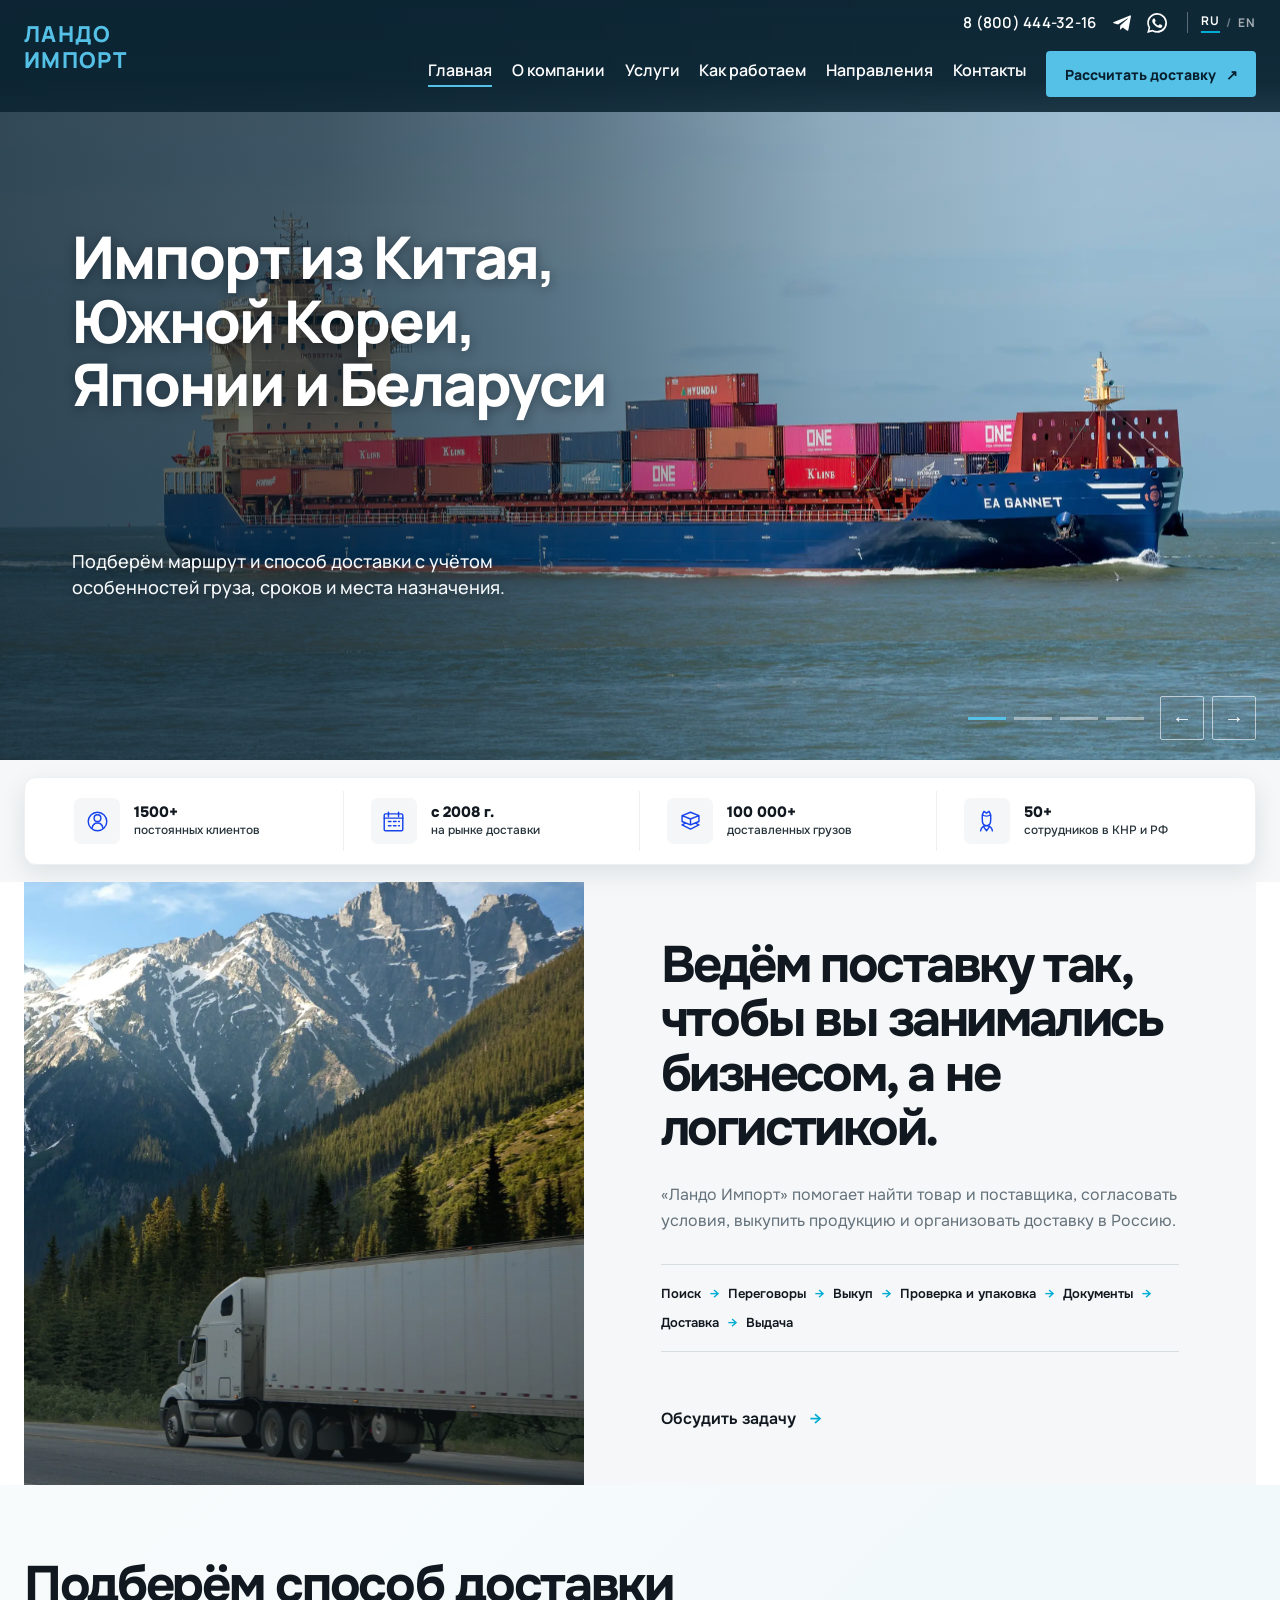
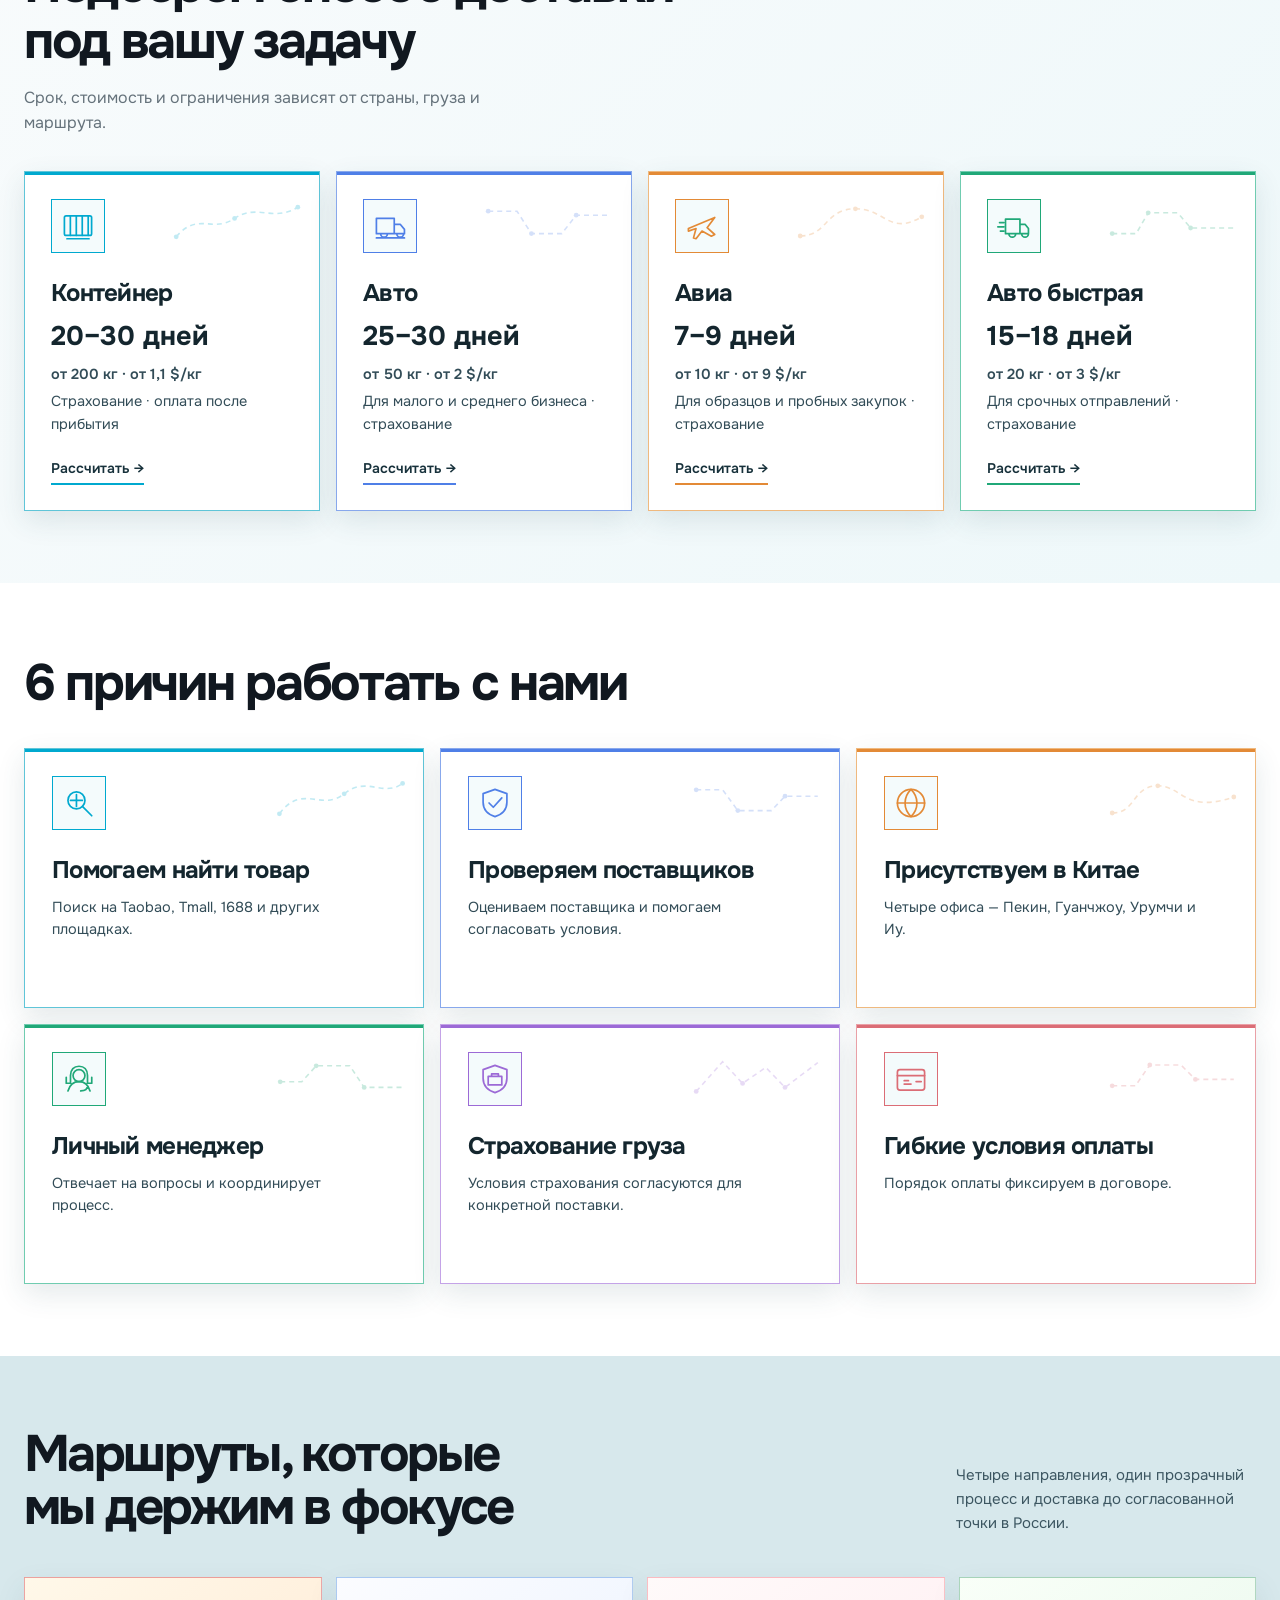
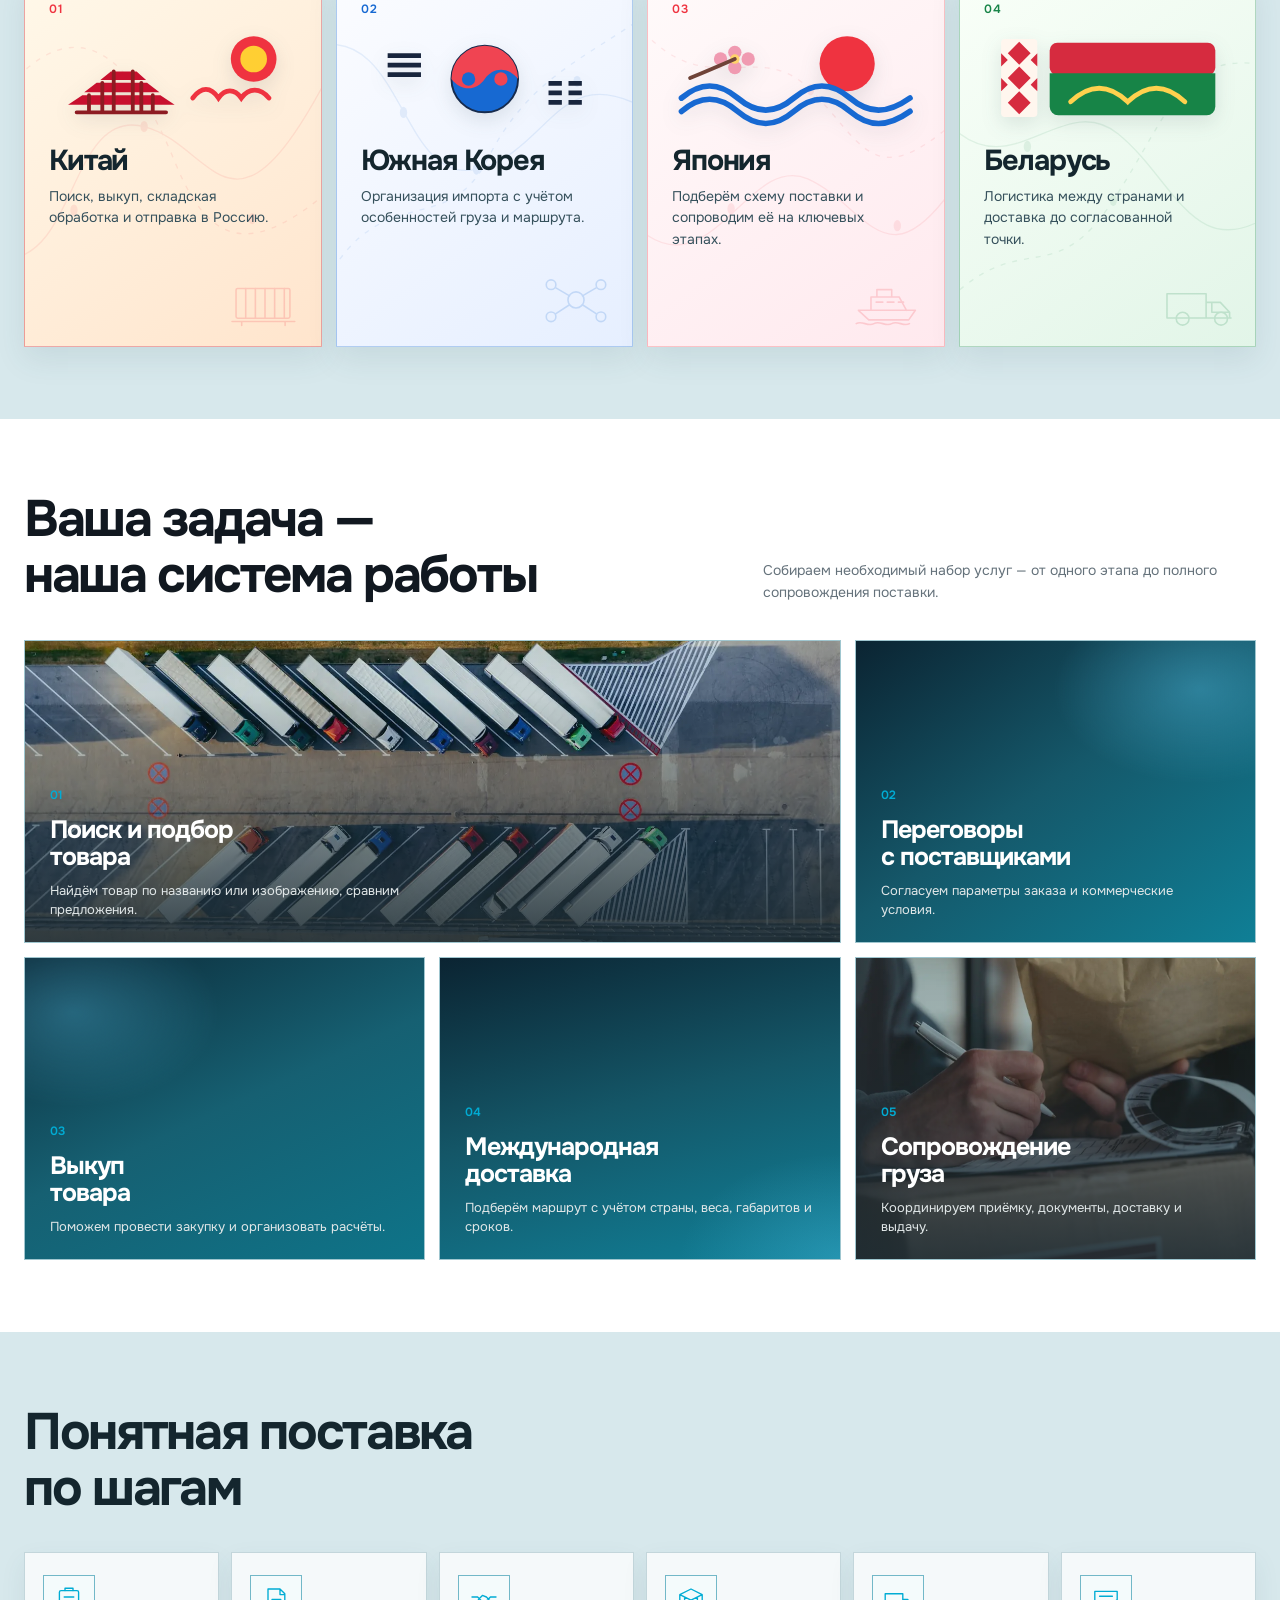
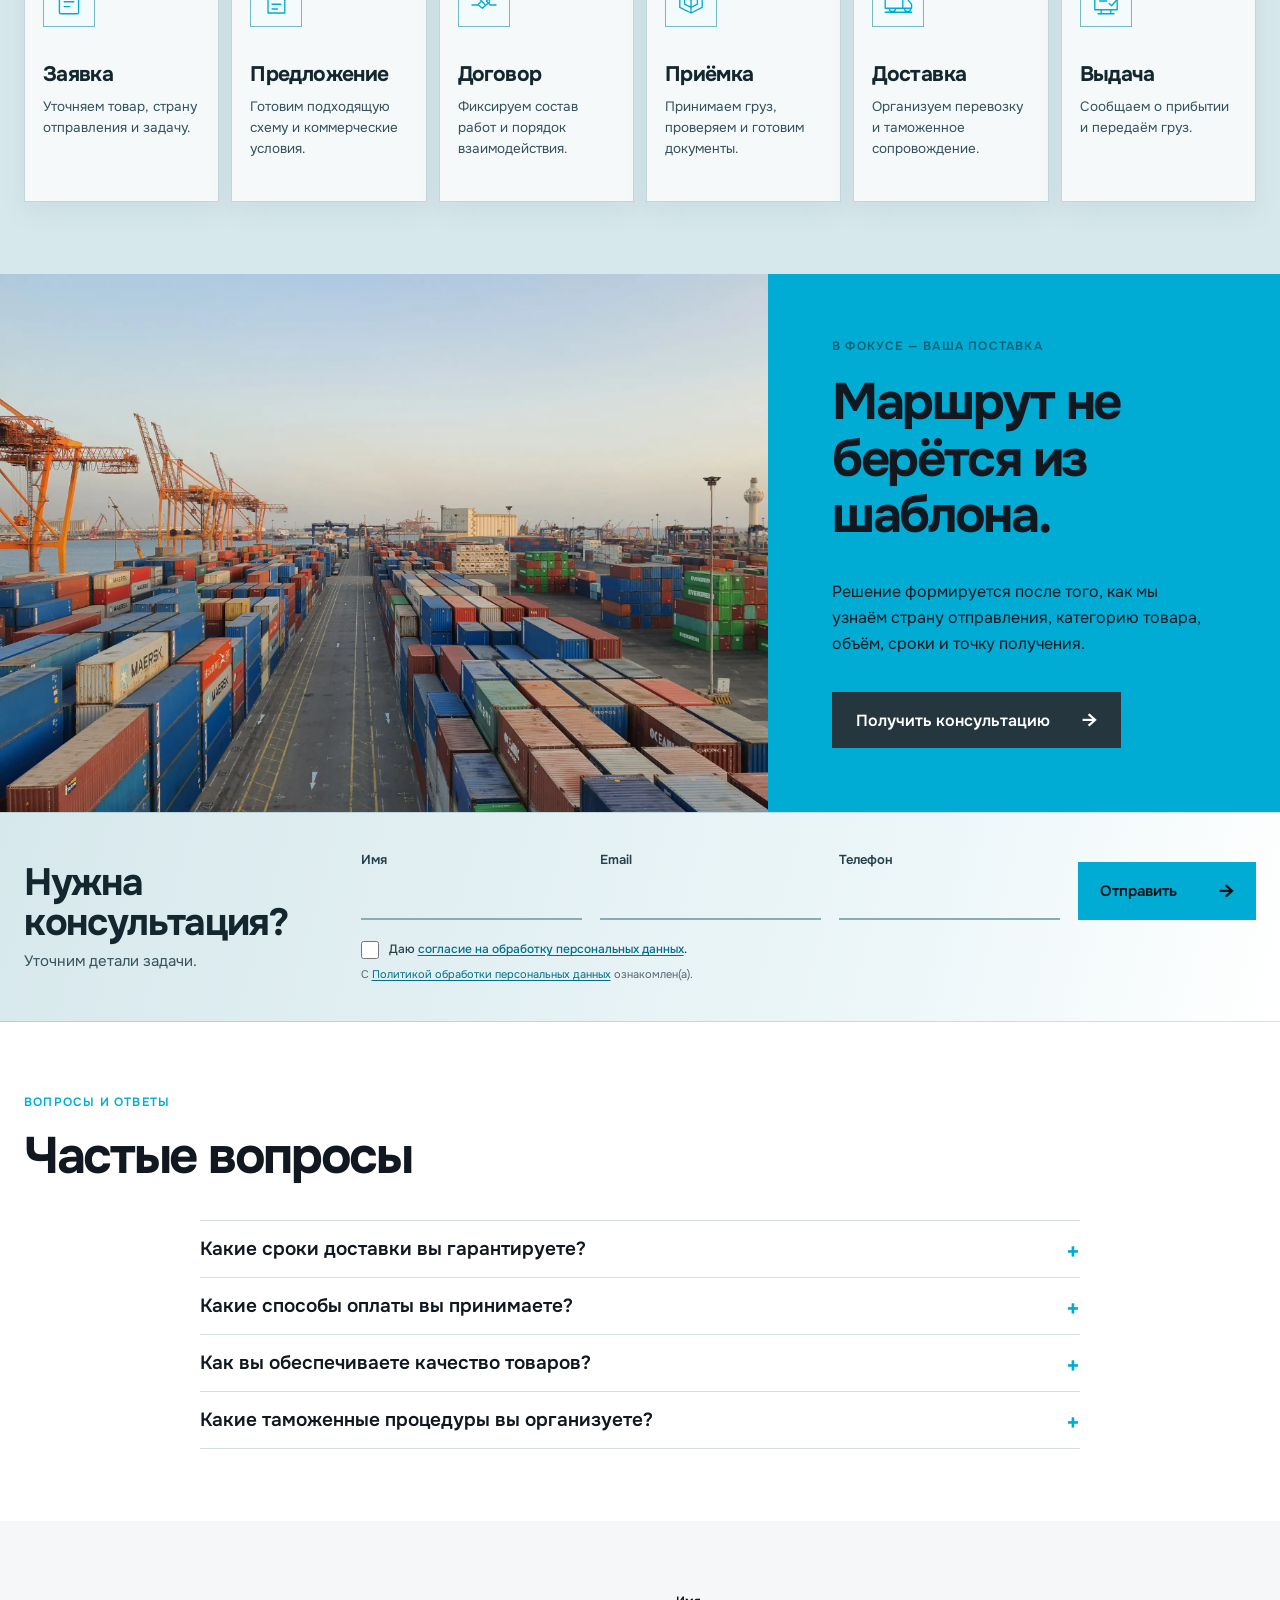
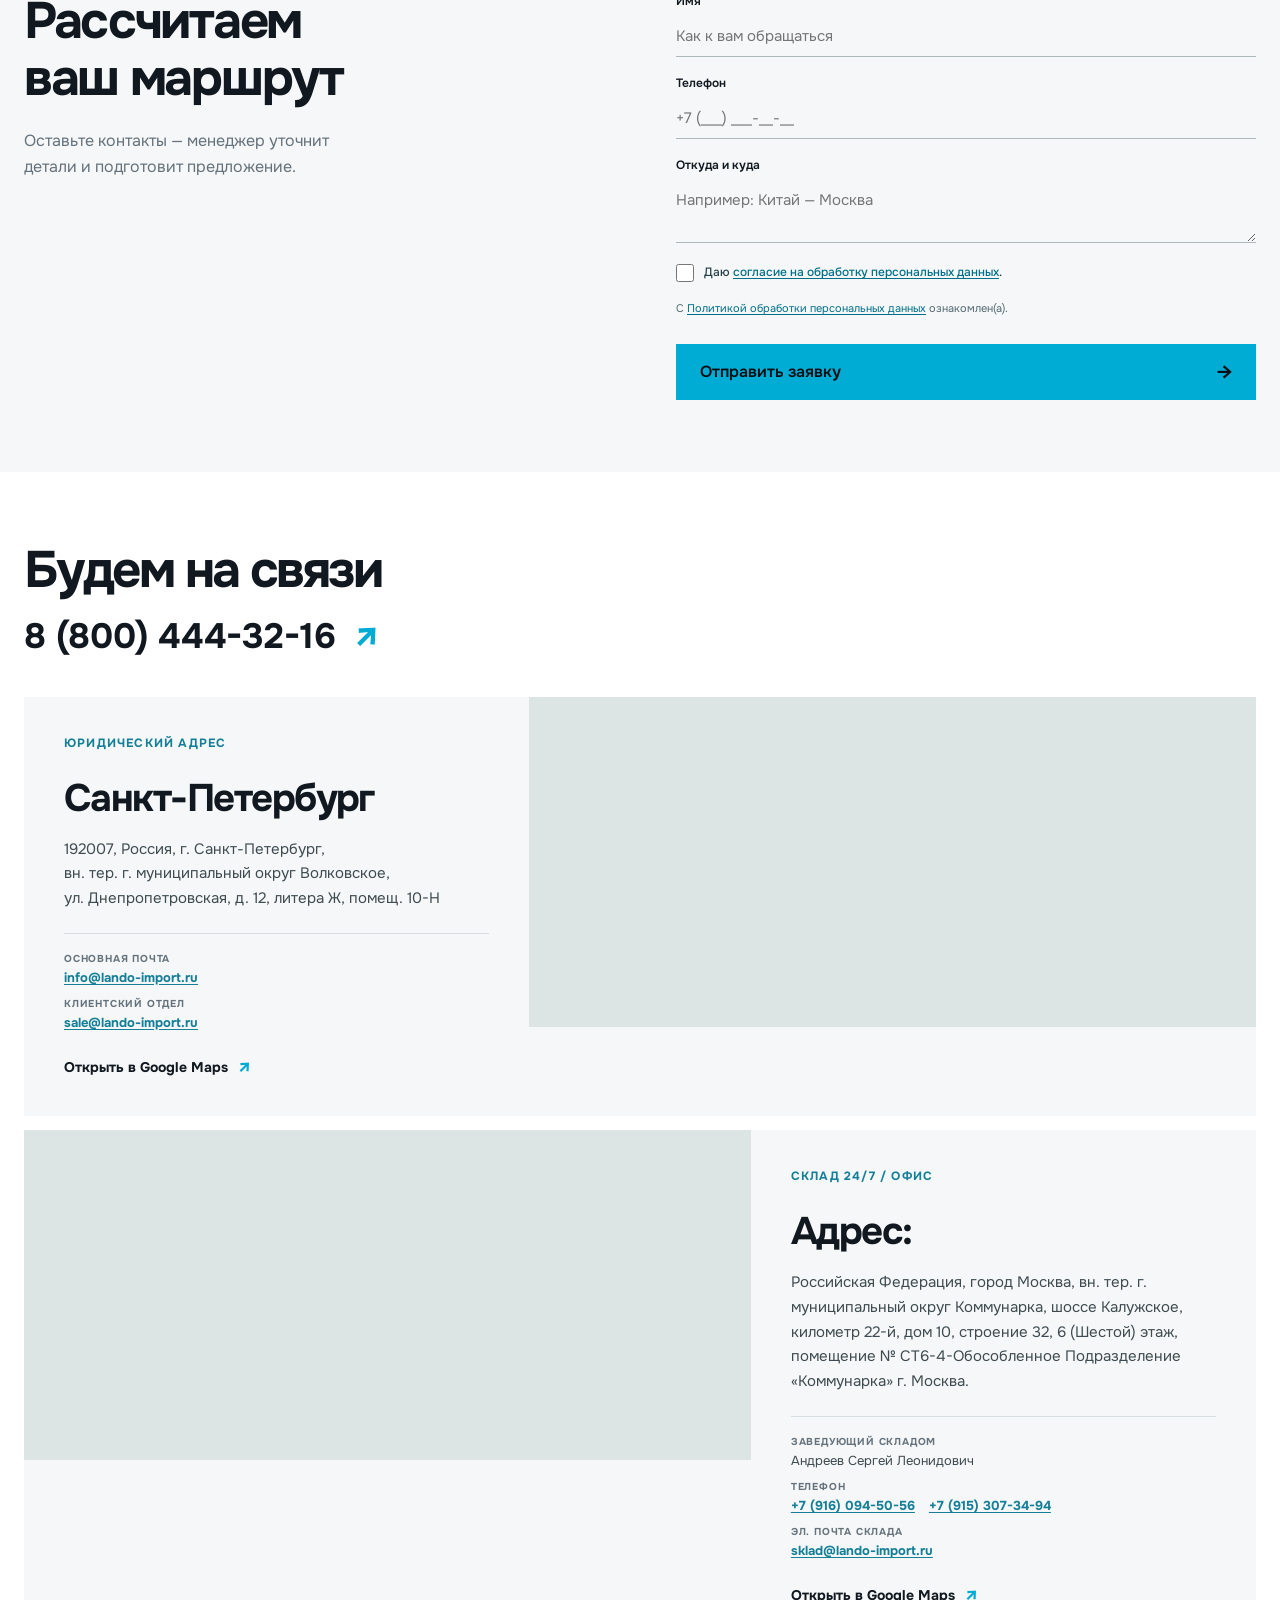
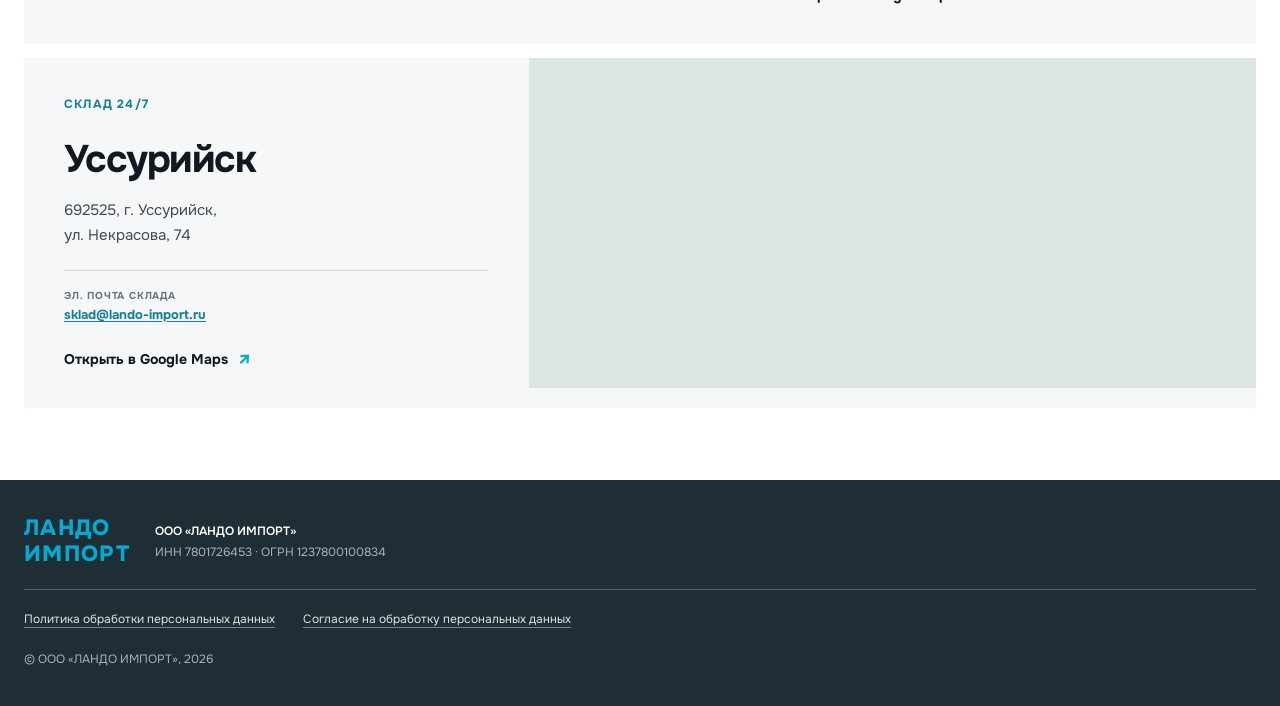
<file: index.html>
<!doctype html>
<html lang="ru">
  <head>
    <meta charset="utf-8" />
    <meta name="viewport" content="width=device-width, initial-scale=1" />
    <title>Ландо Импорт — логистика и импорт</title>
    <link rel="preconnect" href="https://fonts.googleapis.com" />
    <link rel="preconnect" href="https://fonts.gstatic.com" crossorigin />
    <link href="https://fonts.googleapis.com/css2?family=Manrope:wght@400;500;600;700;800&family=Onest:wght@400;500;600;700;800&display=swap" rel="stylesheet" />
    <link rel="preload" as="image" type="image/webp" href="images/hero00.webp" />
    <link rel="stylesheet" href="style.css?v=20261105-form" />
  </head>
  <body id="top">
    <header class="header">
      <div class="container header__in">
        <a class="logo" href="#top" aria-label="Ландо Импорт — главная"><span>ЛАНДО</span><i>ИМПОРТ</i></a>
        <button class="menu-button" aria-label="Открыть меню" aria-expanded="false"><b></b><b></b></button>
        <div class="header__content">
          <div class="header__contacts">
            <a class="header__phone" href="tel:88004443216">8 (800) 444-32-16</a>
            <span class="header__social" role="img" aria-label="Telegram">
              <svg viewBox="0 0 24 24" aria-hidden="true"><path d="M21.7 3.1 18.5 20c-.2 1.2-.9 1.5-1.9.9l-4.9-3.6-2.4 2.3c-.3.3-.5.5-1 .5l.4-5 9.1-8.2c.4-.4-.1-.6-.6-.2L5.9 13.8 1 12.3c-1.1-.3-1.1-1.1.2-1.6L20.3 3c.9-.3 1.7.2 1.4.1Z"/></svg>
            </span>
            <span class="header__social" role="img" aria-label="WhatsApp">
              <svg viewBox="0 0 24 24" aria-hidden="true"><path d="M20.5 3.5A11.8 11.8 0 0 0 12.1 0C5.6 0 .3 5.3.3 11.8c0 2.1.5 4.1 1.6 5.9L.2 24l6.4-1.7a11.8 11.8 0 0 0 5.6 1.4h.1c6.5 0 11.7-5.3 11.7-11.8 0-3.2-1.2-6.1-3.5-8.4Zm-8.3 18.2c-1.8 0-3.6-.5-5.1-1.4l-.4-.2-3.8 1 1-3.7-.2-.4a9.8 9.8 0 1 1 8.5 4.7Zm5.4-7.3c-.3-.1-1.7-.8-2-.9-.3-.1-.5-.1-.7.2l-.9 1.1c-.2.2-.4.2-.7.1a7.8 7.8 0 0 1-2.3-1.4 8.7 8.7 0 0 1-1.6-2c-.2-.3 0-.5.1-.6l.5-.6.3-.5c.1-.2 0-.4 0-.5l-.9-2.1c-.2-.6-.5-.5-.7-.5h-.6c-.2 0-.5.1-.8.4-.3.3-1 1-1 2.5s1.1 2.9 1.2 3.1c.1.2 2.1 3.2 5.1 4.5.7.3 1.3.5 1.7.6.7.2 1.4.2 1.9.1.6-.1 1.7-.7 2-1.4.2-.7.2-1.3.2-1.4-.2-.3-.4-.4-.7-.5Z"/></svg>
            </span>
            <nav class="lang-switch" aria-label="Выбор языка"><a class="is-active" href="index.html" lang="ru" aria-current="page">RU</a><span>/</span><a href="en.html" lang="en">EN</a></nav>
          </div>
          <div class="header__main">
            <nav class="nav" aria-label="Навигация"><a href="#top">Главная</a><a href="#about">О компании</a><a href="#services">Услуги</a><a href="#process">Как работаем</a><a href="#directions">Направления</a><a href="#contacts">Контакты</a></nav>
            <a class="header__cta" href="#request">Рассчитать доставку <span>↗</span></a>
          </div>
        </div>
      </div>
    </header>

    <main>
      <section class="hero" aria-roledescription="карусель" aria-label="Основные направления Ландо Импорт">
        <article class="hero__slide is-active" aria-hidden="false" data-hero-ready="1" data-hero-image="images/hero00.jpg" data-hero-image-wide="images/hero00.jpg" style="--hero-image:image-set(url('images/hero00.webp') type('image/webp'), url('images/hero00.jpg') type('image/jpeg'));--hero-image-wide:image-set(url('images/hero00.webp') type('image/webp'), url('images/hero00.jpg') type('image/jpeg'))"><div class="hero__shade"></div><div class="container hero__content"><h1>Импорт из Китая, Южной Кореи, Японии и Беларуси</h1><p class="hero__lead">Подберём маршрут и способ доставки с учётом особенностей груза, сроков и места назначения.</p></div></article>
        <article class="hero__slide" aria-hidden="true" data-hero-image="images/hero00_1.jpg" data-hero-image-wide="images/hero00_1.jpg"><div class="hero__shade"></div><div class="container hero__content"><h2>Поиск товаров и работа с поставщиками</h2><p class="hero__lead">Помогаем находить товары и выстраивать взаимодействие с производителями и поставщиками.</p></div></article>
        <article class="hero__slide" aria-hidden="true" data-hero-image="images/hero2.jpg" data-hero-image-wide="images/hero2-wide.jpg"><div class="hero__shade"></div><div class="container hero__content"><h2>Контейнерные перевозки для вашего бизнеса</h2><p class="hero__lead">Подбираем формат перевозки с учётом объёма партии, направления и сроков доставки.</p></div></article>
        <article class="hero__slide" aria-hidden="true" data-hero-image="images/hero3.jpg" data-hero-image-wide="images/hero3-wide.jpg"><div class="hero__shade"></div><div class="container hero__content"><h2>Международная доставка под вашу задачу</h2><p class="hero__lead">Выбираем логистическую схему с учётом страны отправления, характеристик груза и сроков получения.</p></div></article>
        <div class="container hero__footer"><div class="hero__dots" role="tablist" aria-label="Выбор слайда"><button class="is-active" role="tab" aria-selected="true" aria-label="Слайд 1"></button><button role="tab" aria-selected="false" aria-label="Слайд 2"></button><button role="tab" aria-selected="false" aria-label="Слайд 3"></button><button role="tab" aria-selected="false" aria-label="Слайд 4"></button></div><div class="hero__arrows"><button type="button" class="hero__arrow hero__arrow--prev" aria-label="Предыдущий слайд">←</button><button type="button" class="hero__arrow hero__arrow--next" aria-label="Следующий слайд">→</button></div></div>
      </section>

      <section class="hero-stats" aria-label="Ландо Импорт в цифрах">
        <div class="container hero-stats__panel">
          <article class="hero-stat">
            <div class="hero-stat__icon" aria-hidden="true"><svg viewBox="0 0 32 32"><circle cx="16" cy="16" r="11"/><circle cx="16" cy="12" r="4"/><path d="M9.5 24c.7-4.2 3-6.3 6.5-6.3s5.8 2.1 6.5 6.3"/></svg></div>
            <p><strong>1500+</strong><span>постоянных клиентов</span></p>
          </article>
          <article class="hero-stat">
            <div class="hero-stat__icon" aria-hidden="true"><svg viewBox="0 0 32 32"><rect x="5" y="7" width="22" height="20" rx="1.5"/><path d="M5 12h22M10 5v5M22 5v5M10 16h3M16 16h3M22 16h1M10 21h3M16 21h3M22 21h1"/></svg></div>
            <p><strong>с 2008 г.</strong><span>на рынке доставки</span></p>
          </article>
          <article class="hero-stat">
            <div class="hero-stat__icon" aria-hidden="true"><svg viewBox="0 0 32 32"><path d="m16 5 10 4-10 4L6 9zM6 9v7l10 4 10-4V9M10 18l-4 2 10 5 10-5-4-2M16 13v7"/></svg></div>
            <p><strong>100 000+</strong><span>доставленных грузов</span></p>
          </article>
          <article class="hero-stat">
            <div class="hero-stat__icon" aria-hidden="true"><svg viewBox="0 0 32 32"><path d="M11 8c1.5 1.1 3.1 1.6 5 1.6S19.5 9.1 21 8v6c0 4.1-2 7-5 7s-5-2.9-5-7zM11.5 7 13 4l3 2 3-2 1.5 3M9 27c.7-3.9 3-6 7-6s6.3 2.1 7 6M13 23l3 4 3-4"/></svg></div>
            <p><strong>50+</strong><span>сотрудников в КНР и РФ</span></p>
          </article>
        </div>
      </section>

      <section class="intro" id="about"><div class="container intro__layout"><div class="intro__photo"></div><div class="intro__content"><h2>Ведём поставку так, чтобы вы занимались бизнесом, а не логистикой.</h2><p>«Ландо Импорт» помогает найти товар и поставщика, согласовать условия, выкупить продукцию и организовать доставку в Россию.</p><p class="service-chain">Поиск <i>→</i> Переговоры <i>→</i> Выкуп <i>→</i> Проверка и упаковка <i>→</i> Документы <i>→</i> Доставка <i>→</i> Выдача</p><a class="text-link" href="#request">Обсудить задачу <span>→</span></a></div></div></section>

      <section class="delivery-options" id="delivery"><div class="container"><div class="section-head"><h2>Подберём способ доставки<br>под вашу задачу</h2><p class="section-lead">Срок, стоимость и ограничения зависят от страны, груза и маршрута.</p></div><div class="delivery-grid">
        <article>
          <div class="card-icon" aria-hidden="true"><svg viewBox="0 0 40 40"><rect x="4" y="8" width="32" height="23" rx="2"/><path d="M11 8v23M18 8v23M25 8v23M32 8v23M7 35h26"/></svg></div>
          <svg class="card-infographic" viewBox="0 0 160 54" aria-hidden="true"><path d="M4 43C31 11 49 39 77 20S125 25 156 6"/><circle cx="4" cy="43" r="3"/><circle cx="77" cy="20" r="3"/><circle cx="156" cy="6" r="3"/></svg>
          <h3>Контейнер</h3><b>20–30 дней</b><p>от 200 кг · от 1,1 $/кг</p><small>Страхование · оплата после прибытия</small><button data-delivery="Контейнер">Рассчитать →</button>
        </article>
        <article>
          <div class="card-icon" aria-hidden="true"><svg viewBox="0 0 40 40"><path d="M4 11h21v18H4zM25 18h7l5 6v5H25zM9 29a4 4 0 1 0 8 0M28 29a4 4 0 1 0 8 0M4 34h33"/></svg></div>
          <svg class="card-infographic" viewBox="0 0 160 54" aria-hidden="true"><path d="M4 11h36l18 28h38l18-23h42"/><circle cx="4" cy="11" r="3"/><circle cx="58" cy="39" r="3"/><circle cx="114" cy="16" r="3"/></svg>
          <h3>Авто</h3><b>25–30 дней</b><p>от 50 кг · от 2 $/кг</p><small>Для малого и среднего бизнеса · страхование</small><button data-delivery="Авто">Рассчитать →</button>
        </article>
        <article>
          <div class="card-icon" aria-hidden="true"><svg viewBox="0 0 40 40"><path d="m4 23 31-13-9 12 9 8-4 2-11-6-7 9-3-1 3-11-9 3z"/></svg></div>
          <svg class="card-infographic" viewBox="0 0 160 54" aria-hidden="true"><path d="M4 42C38 42 35 8 73 8s42 34 83 10"/><circle cx="4" cy="42" r="3"/><circle cx="73" cy="8" r="3"/><circle cx="156" cy="18" r="3"/></svg>
          <h3>Авиа</h3><b>7–9 дней</b><p>от 10 кг · от 9 $/кг</p><small>Для образцов и пробных закупок · страхование</small><button data-delivery="Авиа">Рассчитать →</button>
        </article>
        <article>
          <div class="card-icon" aria-hidden="true"><svg viewBox="0 0 40 40"><path d="M10 12h17v17H10zM27 18h6l4 5v6H27zM14 29a4 4 0 1 0 8 0M29 29a4 4 0 1 0 8 0M3 16h5M1 21h7M4 26h4"/></svg></div>
          <svg class="card-infographic" viewBox="0 0 160 54" aria-hidden="true"><path d="M4 39h30l15-26h37l16 19h54"/><circle cx="4" cy="39" r="3"/><circle cx="49" cy="13" r="3"/><circle cx="102" cy="32" r="3"/></svg>
          <h3>Авто быстрая</h3><b>15–18 дней</b><p>от 20 кг · от 3 $/кг</p><small>Для срочных отправлений · страхование</small><button data-delivery="Авто быстрая">Рассчитать →</button>
        </article>
      </div></div></section>

      <section class="benefits"><div class="container"><div class="section-head"><h2>6 причин работать с нами</h2></div><div class="benefits__grid">
        <article><div class="card-icon" aria-hidden="true"><svg viewBox="0 0 40 40"><circle cx="17" cy="17" r="10"/><path d="m24 24 11 11M10 17h14M17 10v14"/></svg></div><svg class="card-infographic" viewBox="0 0 160 54" aria-hidden="true"><path d="M3 43C32 4 56 41 84 18s49 5 73-13"/><circle cx="3" cy="43" r="3"/><circle cx="84" cy="18" r="3"/><circle cx="157" cy="5" r="3"/></svg><h3>Помогаем найти товар</h3><p>Поиск на Taobao, Tmall, 1688 и других площадках.</p></article>
        <article><div class="card-icon" aria-hidden="true"><svg viewBox="0 0 40 40"><path d="M20 4 34 9v10c0 9-5 14-14 17C11 33 6 28 6 19V9zM13 20l5 5 10-11"/></svg></div><svg class="card-infographic" viewBox="0 0 160 54" aria-hidden="true"><path d="M4 13h33l19 26h42l17-18h41"/><circle cx="4" cy="13" r="3"/><circle cx="56" cy="39" r="3"/><circle cx="115" cy="21" r="3"/></svg><h3>Проверяем поставщиков</h3><p>Оцениваем поставщика и помогаем согласовать условия.</p></article>
        <article><div class="card-icon" aria-hidden="true"><svg viewBox="0 0 40 40"><circle cx="20" cy="20" r="16"/><path d="M4 20h32M20 4c5 5 7 10 7 16s-2 11-7 16c-5-5-7-10-7-16s2-11 7-16"/></svg></div><svg class="card-infographic" viewBox="0 0 160 54" aria-hidden="true"><path d="M4 42c30 0 25-34 57-34 31 0 33 35 95 14"/><circle cx="4" cy="42" r="3"/><circle cx="61" cy="8" r="3"/><circle cx="156" cy="22" r="3"/></svg><h3>Присутствуем в Китае</h3><p>Четыре офиса — Пекин, Гуанчжоу, Урумчи и Иу.</p></article>
        <article><div class="card-icon" aria-hidden="true"><svg viewBox="0 0 40 40"><circle cx="20" cy="16" r="7"/><path d="M7 34c2-7 7-11 13-11s11 4 13 11M5 18v7h5v-9c0-7 4-11 10-11s10 4 10 11v9h5v-7M30 28c0 4-3 6-8 6"/></svg></div><svg class="card-infographic" viewBox="0 0 160 54" aria-hidden="true"><path d="M4 33h27l18-20h42l18 27h47"/><circle cx="4" cy="33" r="3"/><circle cx="49" cy="13" r="3"/><circle cx="109" cy="40" r="3"/></svg><h3>Личный менеджер</h3><p>Отвечает на вопросы и координирует процесс.</p></article>
        <article><div class="card-icon" aria-hidden="true"><svg viewBox="0 0 40 40"><path d="M20 4 34 9v10c0 9-5 14-14 17C11 33 6 28 6 19V9zM12 17h16v10H12zM16 17v-3h8v3"/></svg></div><svg class="card-infographic" viewBox="0 0 160 54" aria-hidden="true"><path d="M4 45 37 8l25 27 29-20 24 25 41-31"/><circle cx="4" cy="45" r="3"/><circle cx="62" cy="35" r="3"/><circle cx="115" cy="40" r="3"/></svg><h3>Страхование груза</h3><p>Условия страхования согласуются для конкретной поставки.</p></article>
        <article><div class="card-icon" aria-hidden="true"><svg viewBox="0 0 40 40"><rect x="4" y="9" width="32" height="24" rx="3"/><path d="M4 16h32M26 23h6M12 26h8M12 22h5"/></svg></div><svg class="card-infographic" viewBox="0 0 160 54" aria-hidden="true"><path d="M4 38h29l18-26h39l18 18h48"/><circle cx="4" cy="38" r="3"/><circle cx="51" cy="12" r="3"/><circle cx="108" cy="30" r="3"/></svg><h3>Гибкие условия оплаты</h3><p>Порядок оплаты фиксируем в договоре.</p></article>
      </div></div></section>

      <section class="directions" id="directions"><div class="container"><div class="directions__top"><div><h2>Маршруты, которые<br>мы держим в фокусе</h2></div><p>Четыре направления, один прозрачный процесс и доставка до согласованной точки в России.</p></div><div class="countries">
        <article class="country-card country-card--china">
          <svg class="country-card__route" viewBox="0 0 320 260" preserveAspectRatio="none" aria-hidden="true"><path d="M-16 198C55 194 51 92 129 105S225 206 340 54"/><path class="is-dashed" d="M-8 70C69 20 123 67 163 131S252 193 332 149"/><circle cx="53" cy="164" r="4"/><circle cx="129" cy="105" r="4"/><circle cx="246" cy="170" r="4"/></svg>
          <b>01</b>
          <svg class="country-card__national" viewBox="0 0 260 100" aria-hidden="true">
            <circle cx="215" cy="29" r="24" fill="#ef3340"/><circle cx="215" cy="29" r="14" fill="#ffcf33"/>
            <path d="M20 77h112l-15-10H35zM37 64h79l-13-10H50zM54 51h48l-10-9H65z" fill="#c8102e"/>
            <path d="M42 67v18M109 67v18M56 54v31M97 54v31M68 42v43M88 42v43M29 85h94" fill="none" stroke="#8d1b22" stroke-width="4" stroke-linecap="round"/>
            <path d="M151 70c9-12 19-12 27 0 7-10 17-10 24 0 8-11 20-11 29 0" fill="none" stroke="#ef3340" stroke-width="5" stroke-linecap="round"/>
          </svg>
          <h3>Китай</h3><p>Поиск, выкуп, складская обработка и отправка в Россию.</p>
          <svg class="country-card__icon" viewBox="0 0 92 64" aria-hidden="true"><rect x="10" y="13" width="67" height="37" rx="2"/><path d="M22 13v37M34 13v37M46 13v37M58 13v37M70 13v37M5 54h78M17 54v5M71 54v5"/></svg>
        </article>
        <article class="country-card country-card--korea">
          <svg class="country-card__route" viewBox="0 0 320 260" preserveAspectRatio="none" aria-hidden="true"><path d="M-20 48C71 35 70 147 151 135S239 54 341 95"/><path class="is-dashed" d="M-11 213C50 142 119 185 163 128S266 58 335 26"/><circle cx="72" cy="95" r="4"/><circle cx="151" cy="135" r="4"/><circle cx="260" cy="73" r="4"/></svg>
          <b>02</b>
          <svg class="country-card__national" viewBox="0 0 260 100" aria-hidden="true">
            <circle cx="130" cy="50" r="35" fill="#1769d2" stroke="#172b4d" stroke-width="2"/>
            <path d="M95 50a35 35 0 0 1 70 0c-10-13-26-13-35 0s-25 13-35 0Z" fill="#f04452"/>
            <circle cx="113" cy="50" r="7" fill="#1769d2"/><circle cx="147" cy="50" r="7" fill="#f04452"/>
            <g fill="#18253d"><path d="M28 23h35v5H28zM28 33h35v5H28zM28 43h35v5H28zM197 52h35v5h-14v-5h-7v5h-14zM197 62h35v5h-14v-5h-7v5h-14zM197 72h35v5h-14v-5h-7v5h-14z"/></g>
          </svg>
          <h3>Южная Корея</h3><p>Организация импорта с учётом особенностей груза и маршрута.</p>
          <svg class="country-card__icon" viewBox="0 0 92 72" aria-hidden="true"><circle cx="46" cy="36" r="10"/><circle cx="15" cy="17" r="6"/><circle cx="77" cy="17" r="6"/><circle cx="15" cy="57" r="6"/><circle cx="77" cy="57" r="6"/><path d="M21 21l17 10M54 31l17-10M21 53l17-11M54 42l17 11"/></svg>
        </article>
        <article class="country-card country-card--japan">
          <svg class="country-card__route" viewBox="0 0 320 260" preserveAspectRatio="none" aria-hidden="true"><path d="M-12 176C67 223 108 123 173 142S258 220 337 142"/><path class="is-dashed" d="M-5 38C67 88 119 42 176 79S243 153 333 101"/><circle cx="90" cy="163" r="4"/><circle cx="176" cy="79" r="4"/><circle cx="270" cy="175" r="4"/></svg>
          <b>03</b>
          <svg class="country-card__national" viewBox="0 0 260 100" aria-hidden="true">
            <circle cx="184" cy="34" r="29" fill="#ef3340"/>
            <path d="M10 70c20-17 39-17 59 0s39 17 59 0 39-17 59 0 39 17 63 0M10 84c20-17 39-17 59 0s39 17 59 0 39-17 59 0 39 17 63 0" fill="none" stroke="#1769d2" stroke-width="6" stroke-linecap="round"/>
            <g fill="#f09ab1"><circle cx="51" cy="29" r="7"/><circle cx="66" cy="22" r="7"/><circle cx="66" cy="38" r="7"/><circle cx="80" cy="29" r="7"/><circle cx="66" cy="29" r="5" fill="#ffd36a"/></g>
            <path d="M19 49c17-7 31-13 47-20" fill="none" stroke="#6f4338" stroke-width="4" stroke-linecap="round"/>
          </svg>
          <h3>Япония</h3><p>Подберём схему поставки и сопроводим её на ключевых этапах.</p>
          <svg class="country-card__icon" viewBox="0 0 100 70" aria-hidden="true"><path d="M10 45h77l-9 13H24zM27 45V27h38l10 18M35 27V17h20v10M7 63c8-5 16 5 24 0s16 5 24 0 16 5 24 0"/><path d="M34 34h9M49 34h9M64 34h7"/></svg>
        </article>
        <article class="country-card country-card--belarus">
          <svg class="country-card__route" viewBox="0 0 320 260" preserveAspectRatio="none" aria-hidden="true"><path d="M-15 101C54 151 110 78 171 110S253 203 337 167"/><path class="is-dashed" d="M-10 226C69 177 102 221 166 157S240 50 336 62"/><circle cx="73" cy="119" r="4"/><circle cx="166" cy="157" r="4"/><circle cx="268" cy="72" r="4"/></svg>
          <b>04</b>
          <svg class="country-card__national" viewBox="0 0 260 100" aria-hidden="true">
            <rect x="69" y="12" width="174" height="34" rx="8" fill="#d62b3f"/><path d="M69 44h174v35a9 9 0 0 1-9 9H78a9 9 0 0 1-9-9Z" fill="#178447"/>
            <rect x="18" y="8" width="38" height="82" rx="4" fill="#fff6ee"/>
            <g fill="#d62b3f"><path d="m37 11 12 12-12 12-12-12zM37 37l12 12-12 12-12-12zM37 63l12 12-12 12-12-12z"/><path d="m18 23 7 7-7 7zM56 23l-7 7 7 7zM18 49l7 7-7 7zM56 49l-7 7 7 7z"/></g>
            <path d="M91 74c20-19 40-19 60 0 20-19 40-19 60 0" fill="none" stroke="#ffd14e" stroke-width="5" stroke-linecap="round"/>
          </svg>
          <h3>Беларусь</h3><p>Логистика между странами и доставка до согласованной точки.</p>
          <svg class="country-card__icon" viewBox="0 0 104 68" aria-hidden="true"><path d="M7 18h55v34H7zM62 30h20l13 14v8H62zM70 30v14h25M7 52h9M44 52h29M94 52h3"/><circle cx="29" cy="53" r="9"/><circle cx="83" cy="53" r="9"/></svg>
        </article>
      </div></div></section>

      <section class="services" id="services"><div class="container"><div class="section-head section-head--row"><h2>Ваша задача —<br>наша система работы</h2><p>Собираем необходимый набор услуг — от одного этапа до полного сопровождения поставки.</p></div>
        <div class="services__grid">
          <article class="service service--wide"><div class="image-slot service__image--sourcing"></div><div class="service__caption"><b>01</b><h3>Поиск и подбор<br>товара</h3><p>Найдём товар по названию или изображению, сравним предложения.</p></div></article>
          <article class="service"><div class="service__caption"><b>02</b><h3>Переговоры<br>с поставщиками</h3><p>Согласуем параметры заказа и коммерческие условия.</p></div></article>
          <article class="service"><div class="service__caption"><b>03</b><h3>Выкуп<br>товара</h3><p>Поможем провести закупку и организовать расчёты.</p></div></article>
          <article class="service"><div class="service__caption"><b>04</b><h3>Международная<br>доставка</h3><p>Подберём маршрут с учётом страны, веса, габаритов и сроков.</p></div></article>
          <article class="service service--photo"><div class="image-slot service__image--cargo"></div><div class="service__caption"><b>05</b><h3>Сопровождение<br>груза</h3><p>Координируем приёмку, документы, доставку и выдачу.</p></div></article>
        </div></div>
      </section>

      <section class="process" id="process">
        <div class="container">
          <div class="section-head"><h2>Понятная поставка<br>по шагам</h2></div>
          <ol class="steps">
            <li><span class="step-icon" aria-hidden="true"><svg viewBox="0 0 40 40"><rect x="8" y="7" width="24" height="29" rx="2"/><path d="M15 7V4h10v3M14 15h12M14 21h12M14 27h7"/></svg></span><h3>Заявка</h3><p>Уточняем товар, страну отправления и задачу.</p></li>
            <li><span class="step-icon" aria-hidden="true"><svg viewBox="0 0 40 40"><path d="M10 5h15l6 6v24H10zM25 5v7h6M15 18h11M15 24h11M15 30h7"/></svg></span><h3>Предложение</h3><p>Готовим подходящую схему и коммерческие условия.</p></li>
            <li><span class="step-icon" aria-hidden="true"><svg viewBox="0 0 40 40"><path d="M5 15h7l5 5-5 5H5M35 15h-7l-5 5 5 5h7M13 18l5-5 5 2 4 4M13 25l5 4 9-8M17 20l4 4"/></svg></span><h3>Договор</h3><p>Фиксируем состав работ и порядок взаимодействия.</p></li>
            <li><span class="step-icon" aria-hidden="true"><svg viewBox="0 0 40 40"><path d="m20 5 14 7-14 7L6 12zM6 12v16l14 7 14-7V12M20 19v16M12 16v8l8 4 8-4v-8"/></svg></span><h3>Приёмка</h3><p>Принимаем груз, проверяем и готовим документы.</p></li>
            <li><span class="step-icon" aria-hidden="true"><svg viewBox="0 0 40 40"><path d="M4 11h22v18H4zM26 18h6l5 6v5H26zM9 29a4 4 0 1 0 8 0M28 29a4 4 0 1 0 8 0M4 34h33"/></svg></span><h3>Доставка</h3><p>Организуем перевозку и таможенное сопровождение.</p></li>
            <li><span class="step-icon" aria-hidden="true"><svg viewBox="0 0 40 40"><path d="M6 8h28v23H6zM12 14h16M12 20h9M14 31v5M26 31v5M10 36h20M24 23l3 3 6-7"/></svg></span><h3>Выдача</h3><p>Сообщаем о прибытии и передаём груз.</p></li>
          </ol>
        </div>
      </section>

      <section class="feature"><div class="feature__photo image-slot"></div><div class="feature__copy"><p class="eyebrow">в фокусе — ваша поставка</p><h2>Маршрут не берётся из шаблона.</h2><p>Решение формируется после того, как мы узнаём страну отправления, категорию товара, объём, сроки и точку получения.</p><a class="button" href="#request">Получить консультацию <span>→</span></a></div></section>
      <section class="consult"><div class="container"><div><h2>Нужна консультация?</h2><p>Уточним детали задачи.</p></div><form id="consult-form"><label class="hp" aria-hidden="true">Не заполнять<input type="text" name="company_url" tabindex="-1" autocomplete="off" /></label><label>Имя<input required name="consult-name" /></label><label>Email<input required type="email" name="consult-email" /></label><label>Телефон<input required type="tel" name="consult-phone" /></label><button class="button" type="submit">Отправить <span>→</span></button><label class="consent-field"><input type="checkbox" name="consult-consent" required /><span>Даю <a href="personal-data-consent.html" target="_blank" rel="noopener">согласие на обработку персональных данных</a>.</span></label><small class="form-privacy">С <a href="privacy-policy.html" target="_blank" rel="noopener">Политикой обработки персональных данных</a> ознакомлен(а).</small><small class="form-note" aria-live="polite"></small></form></div></section>
      <section class="faq" id="faq"><div class="container"><div class="section-head"><p class="eyebrow">вопросы и ответы</p><h2>Частые вопросы</h2></div><div class="faq__list"><details><summary>Какие сроки доставки вы гарантируете?</summary><p>Срок зависит от страны, характеристик груза и выбранной схемы. Точный срок укажем в предложении.</p></details><details><summary>Какие способы оплаты вы принимаете?</summary><p>Порядок оплаты согласуется индивидуально и фиксируется в договоре.</p></details><details><summary>Как вы обеспечиваете качество товаров?</summary><p>Условия проверки и упаковки согласуются до начала поставки.</p></details><details><summary>Какие таможенные процедуры вы организуете?</summary><p>Состав сопровождения зависит от груза и маршрута — его уточнит менеджер.</p></details></div></div></section>

      <section class="request" id="request"><div class="container request__grid"><div><h2>Рассчитаем<br>ваш маршрут</h2><p>Оставьте контакты — менеджер уточнит детали и подготовит предложение.</p></div><form id="request-form"><label class="hp" aria-hidden="true">Не заполнять<input type="text" name="company_url" tabindex="-1" autocomplete="off" /></label><label>Имя<input name="name" type="text" placeholder="Как к вам обращаться" required /></label><label>Телефон<input name="phone" type="tel" placeholder="+7 (___) ___-__-__" required /></label><label>Откуда и куда<textarea name="route" placeholder="Например: Китай — Москва" required></textarea></label><label class="consent-field"><input type="checkbox" name="request-consent" required /><span>Даю <a href="personal-data-consent.html" target="_blank" rel="noopener">согласие на обработку персональных данных</a>.</span></label><small class="form-privacy">С <a href="privacy-policy.html" target="_blank" rel="noopener">Политикой обработки персональных данных</a> ознакомлен(а).</small><button class="button" type="submit">Отправить заявку <span>→</span></button><small class="form-note" aria-live="polite"></small></form></div></section>

      <section class="contacts" id="contacts">
        <div class="container">
          <div class="contacts__head">
            <h2>Будем на связи</h2>
            <a class="contacts__phone" href="tel:88004443216">8 (800) 444-32-16 <span>↗</span></a>
          </div>
          <div class="contacts__locations">
            <article class="contact-location">
              <div class="contact-location__info">
                <span>Юридический адрес</span>
                <h3>Санкт-Петербург</h3>
                <address>192007, Россия, г. Санкт-Петербург,<br>вн. тер. г. муниципальный округ Волковское,<br>ул. Днепропетровская, д. 12, литера Ж, помещ. 10-Н</address>
                <div class="contact-location__contacts">
                  <p><strong>Основная почта</strong><a href="mailto:info@lando-import.ru">info@lando-import.ru</a></p>
                  <p><strong>Клиентский отдел</strong><a href="mailto:sale@lando-import.ru">sale@lando-import.ru</a></p>
                </div>
                <a href="https://www.google.com/maps/search/?api=1&amp;query=192007%2C+Санкт-Петербург%2C+улица+Днепропетровская%2C+дом+12%2C+литера+Ж" target="_blank" rel="noopener noreferrer">Открыть в Google Maps <b>↗</b></a>
              </div>
              <div class="contact-location__map"><iframe title="Карта: Санкт-Петербург, Днепропетровская улица, 12, литера Ж" src="https://www.google.com/maps?q=192007%2C+Санкт-Петербург%2C+улица+Днепропетровская%2C+дом+12%2C+литера+Ж&amp;output=embed" loading="lazy" referrerpolicy="no-referrer-when-downgrade"></iframe></div>
            </article>
            <article class="contact-location">
              <div class="contact-location__info">
                <span>Склад 24/7 / офис</span>
                <h3>Адрес:</h3>
                <address>Российская Федерация, город Москва, вн. тер. г. муниципальный округ Коммунарка, шоссе Калужское, километр 22-й, дом 10, строение 32, 6 (Шестой) этаж, помещение № СТ6-4-Обособленное Подразделение «Коммунарка» г.&nbsp;Москва.</address>
                <div class="contact-location__contacts">
                  <p><strong>Заведующий складом</strong><span>Андреев Сергей Леонидович</span></p>
                  <p><strong>Телефон</strong><span class="contact-location__links"><a href="tel:+79160945056">+7 (916) 094-50-56</a><a href="tel:+79153073494">+7 (915) 307-34-94</a></span></p>
                  <p><strong>Эл. почта склада</strong><a href="mailto:sklad@lando-import.ru">sklad@lando-import.ru</a></p>
                </div>
                <a href="https://www.google.com/maps/search/?api=1&amp;query=108802%2C+Москва%2C+Калужское+шоссе%2C+22-й+километр%2C+дом+10%2C+строение+32" target="_blank" rel="noopener noreferrer">Открыть в Google Maps <b>↗</b></a>
              </div>
              <div class="contact-location__map"><iframe title="Карта: склад и офис в Коммунарке" src="https://www.google.com/maps?q=108802%2C+Москва%2C+Калужское+шоссе%2C+22-й+километр%2C+дом+10%2C+строение+32&amp;output=embed" loading="lazy" referrerpolicy="no-referrer-when-downgrade"></iframe></div>
            </article>
            <article class="contact-location">
              <div class="contact-location__info">
                <span>Склад 24/7</span>
                <h3>Уссурийск</h3>
                <address>692525, г. Уссурийск,<br>ул. Некрасова, 74</address>
                <div class="contact-location__contacts">
                  <p><strong>Эл. почта склада</strong><a href="mailto:sklad@lando-import.ru">sklad@lando-import.ru</a></p>
                </div>
                <a href="https://www.google.com/maps/search/?api=1&amp;query=692525%2C+Уссурийск%2C+улица+Некрасова%2C+74" target="_blank" rel="noopener noreferrer">Открыть в Google Maps <b>↗</b></a>
              </div>
              <div class="contact-location__map"><iframe title="Карта: склад в Уссурийске, улица Некрасова, 74" src="https://www.google.com/maps?q=692525%2C+Уссурийск%2C+улица+Некрасова%2C+74&amp;output=embed" loading="lazy" referrerpolicy="no-referrer-when-downgrade"></iframe></div>
            </article>
          </div>
        </div>
      </section>
    </main>
    <footer><div class="container footer__in"><a class="logo" href="#top"><span>ЛАНДО</span><i>ИМПОРТ</i></a><div class="footer__company"><p>ООО «ЛАНДО ИМПОРТ»</p><span>ИНН 7801726453 · ОГРН 1237800100834</span></div><nav class="footer__legal" aria-label="Юридические документы"><a href="privacy-policy.html">Политика обработки персональных данных</a><a href="personal-data-consent.html">Согласие на обработку персональных данных</a></nav><small>© ООО «ЛАНДО ИМПОРТ», 2026</small></div></footer>
    <button class="back-to-top" type="button" aria-label="Вернуться наверх">Вверх <span>↑</span></button>
    <script src="main.js?v=20261105-mail"></script>
  </body>
</html>
</file>
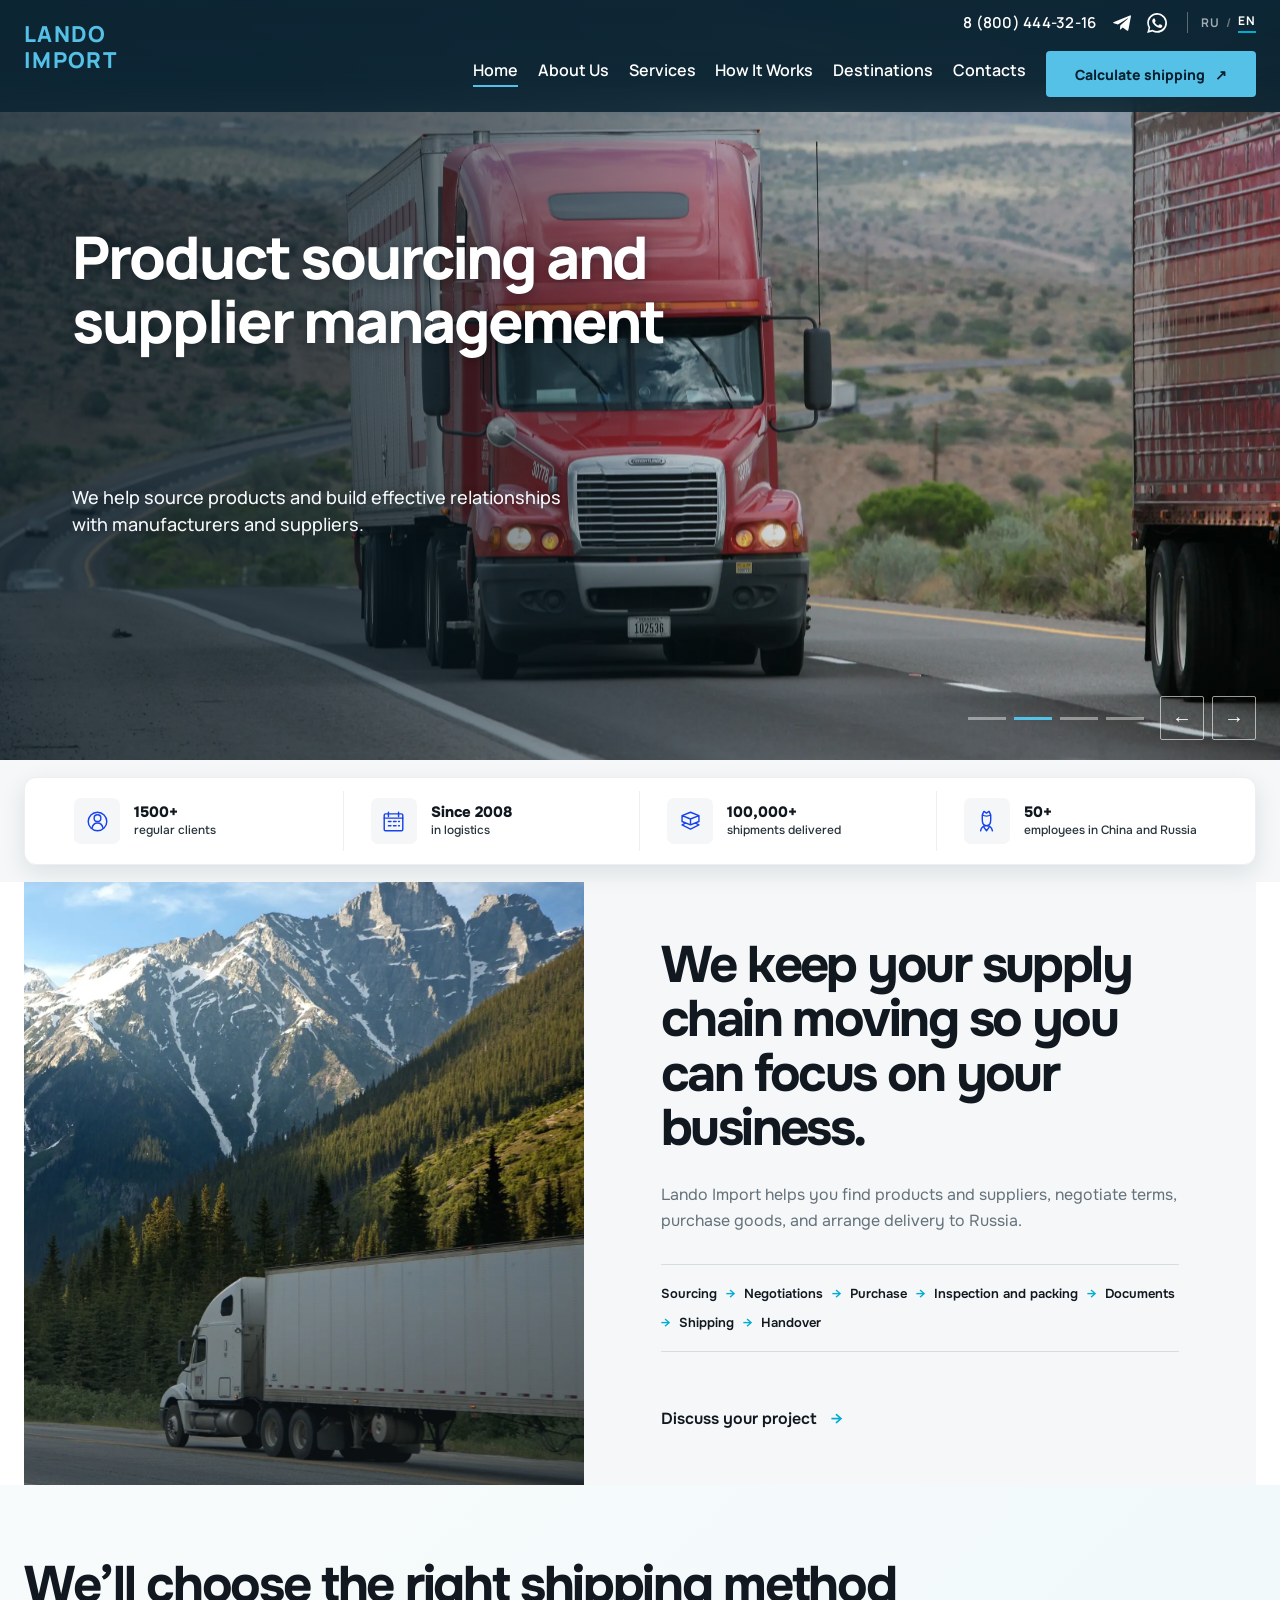
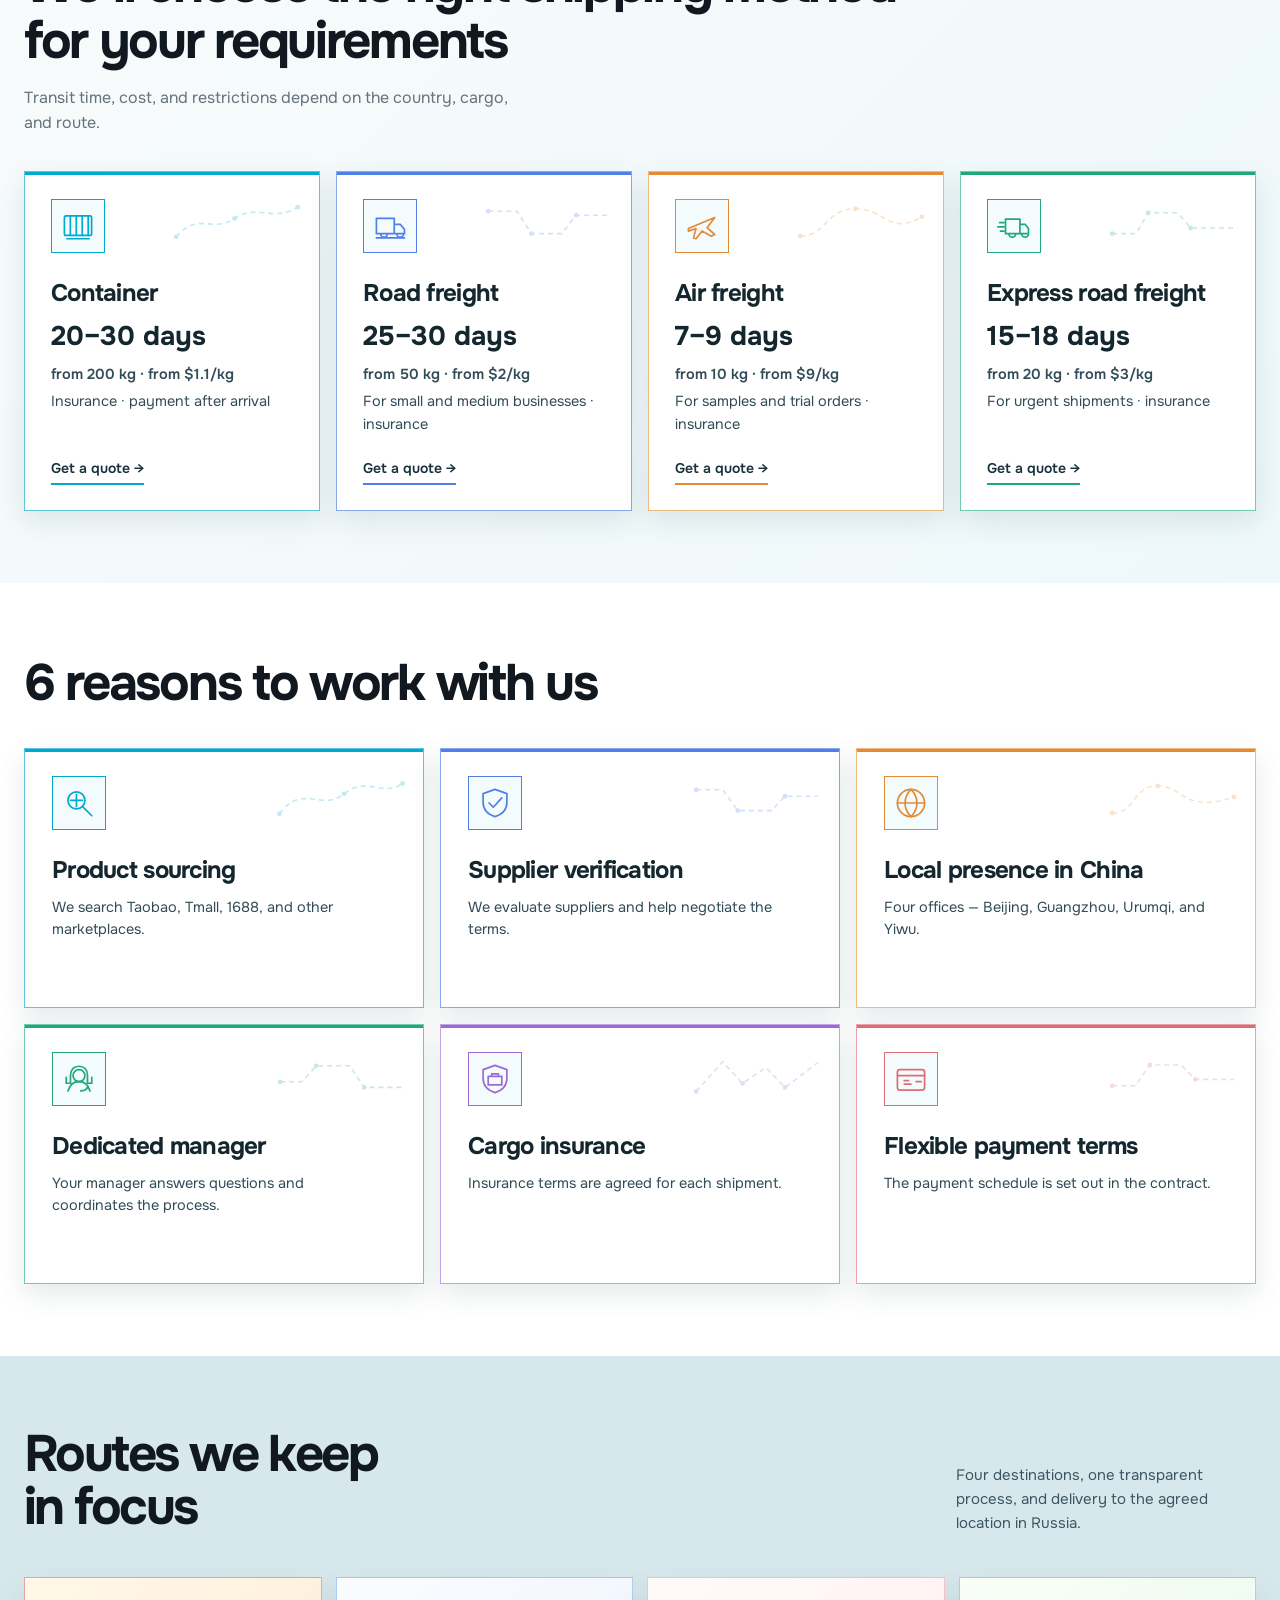
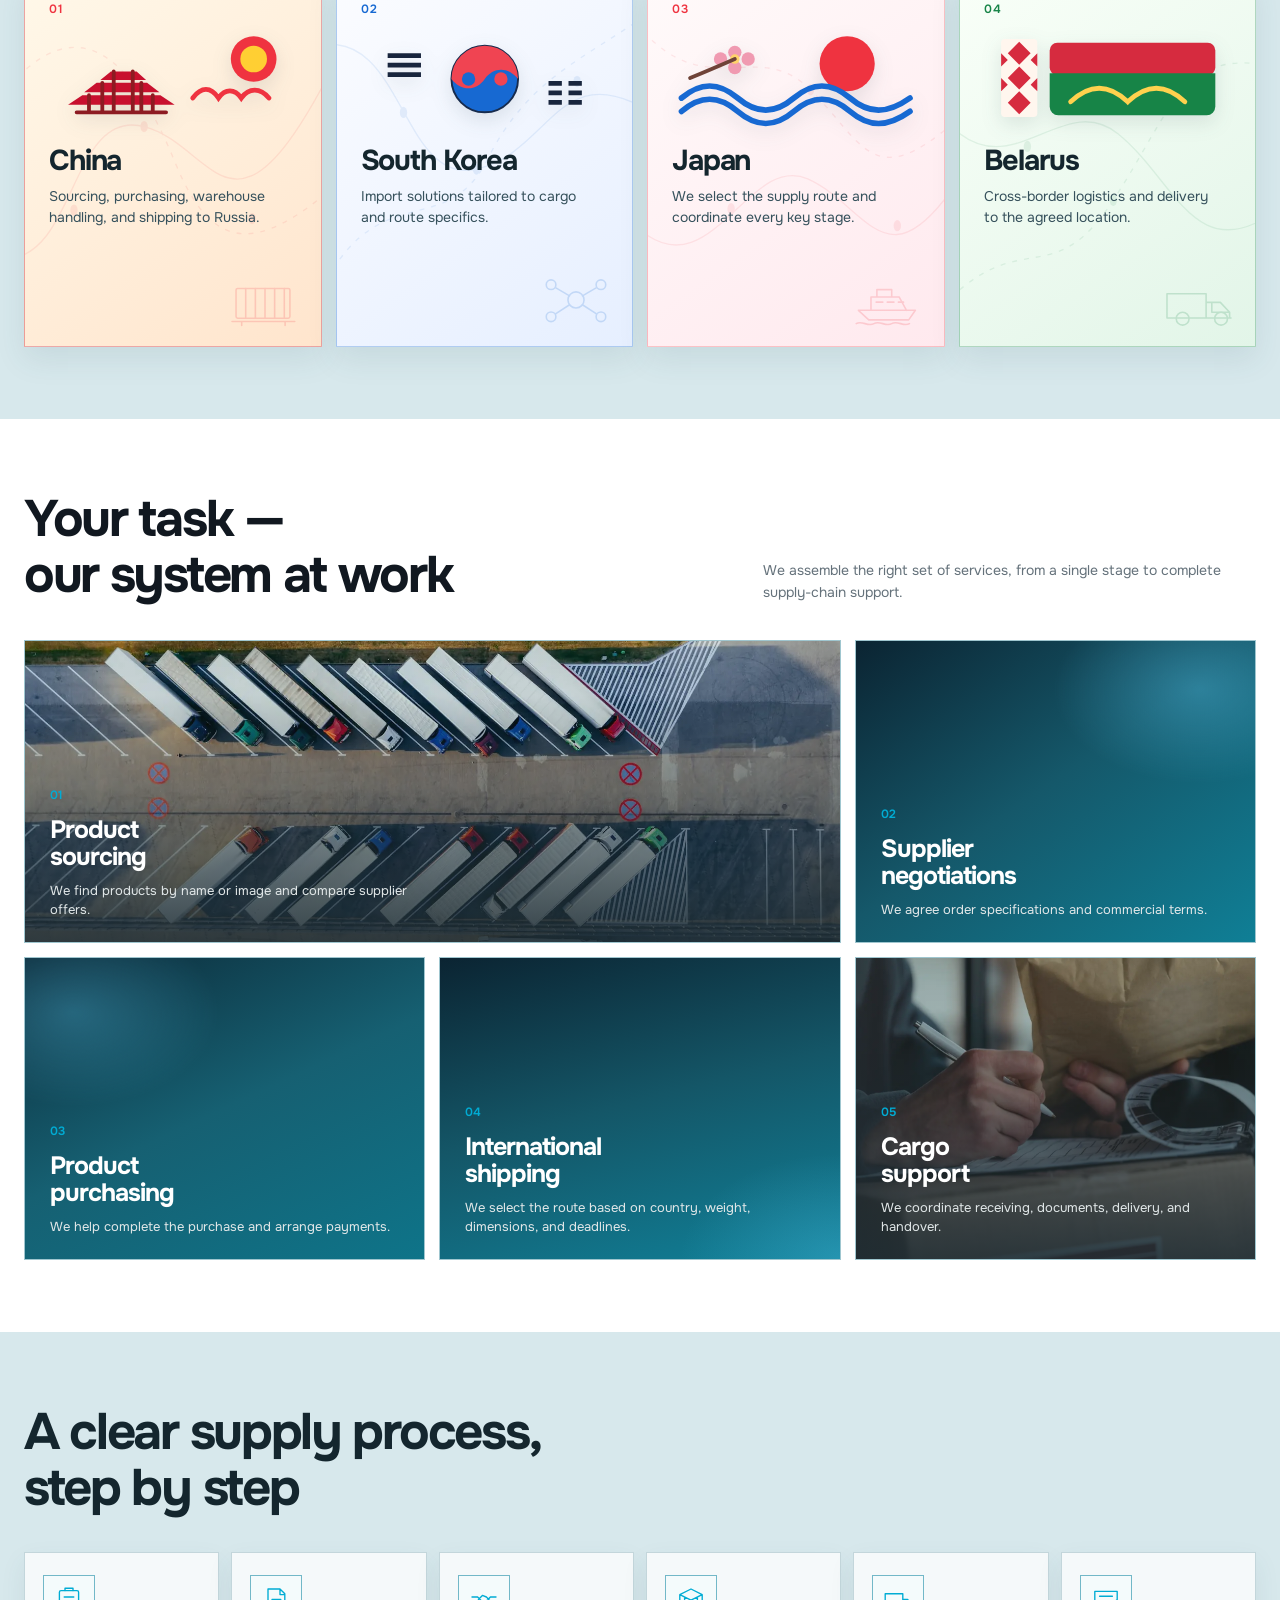
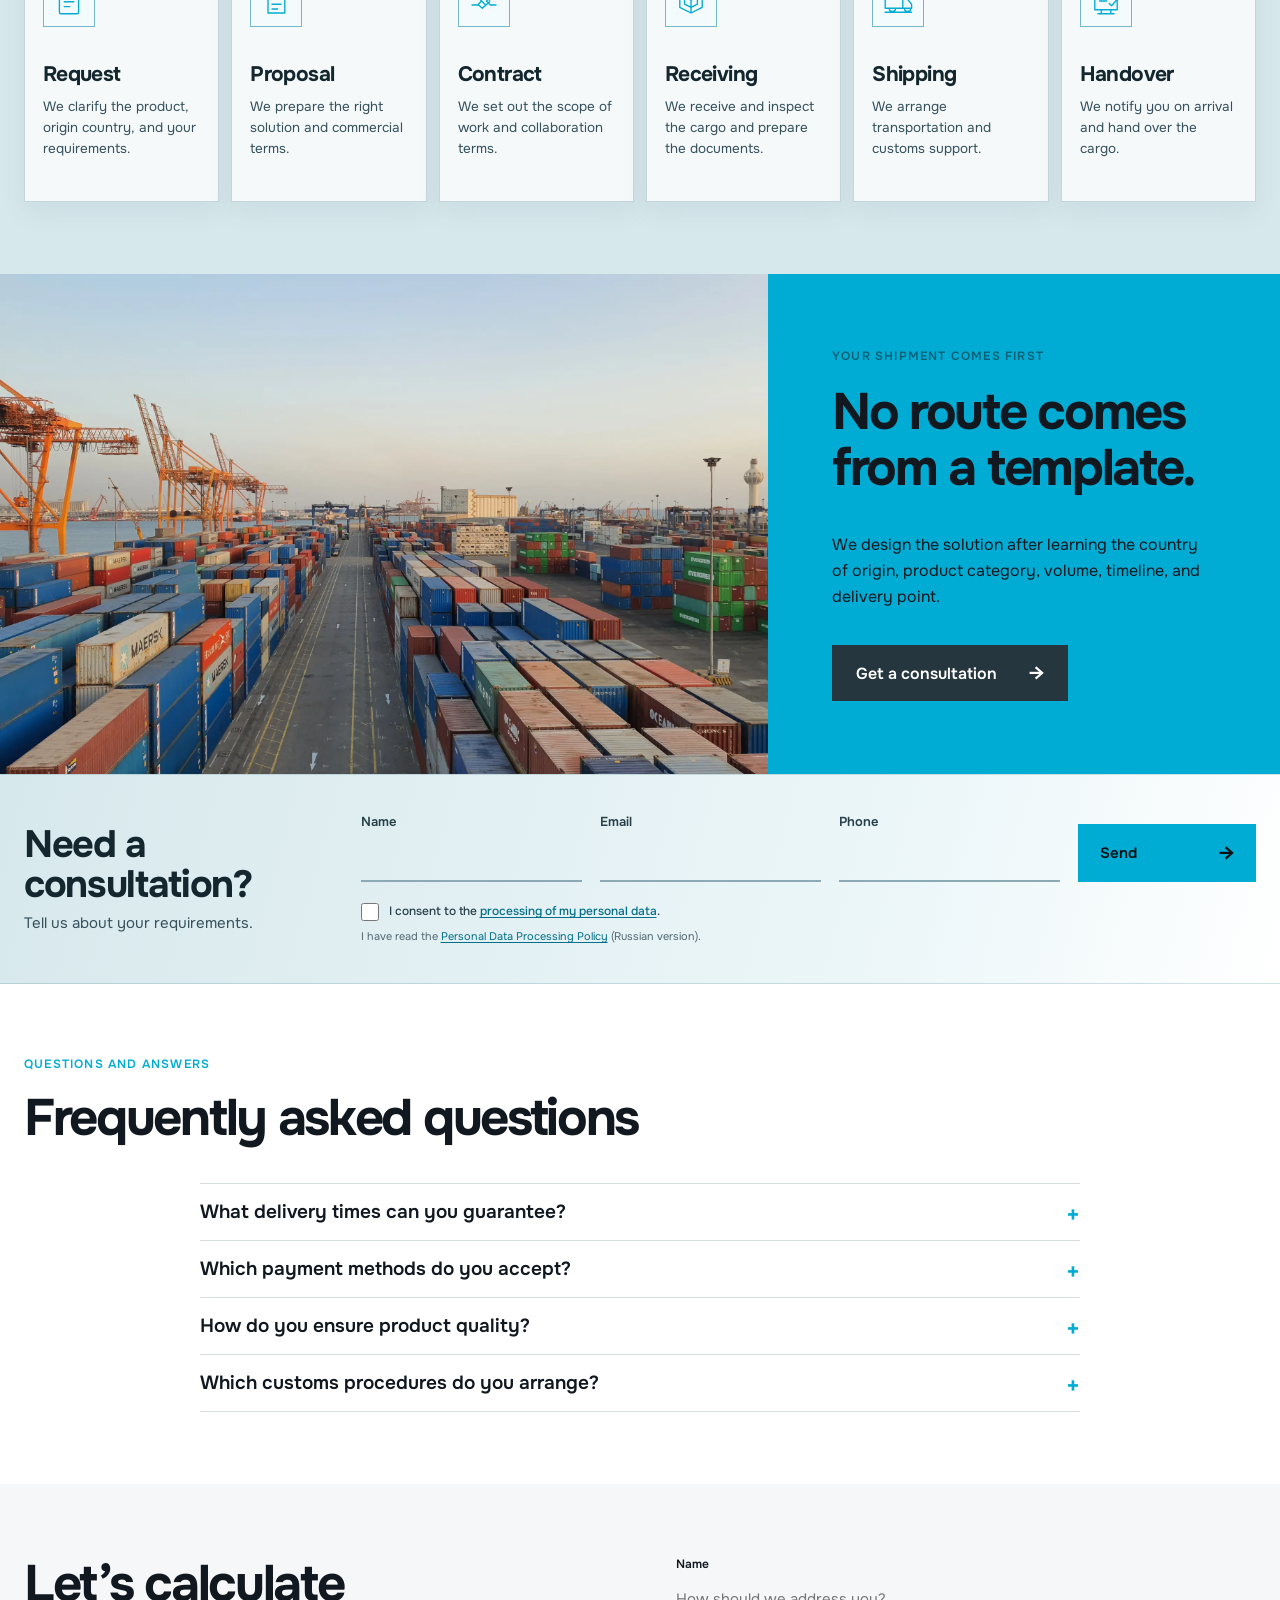
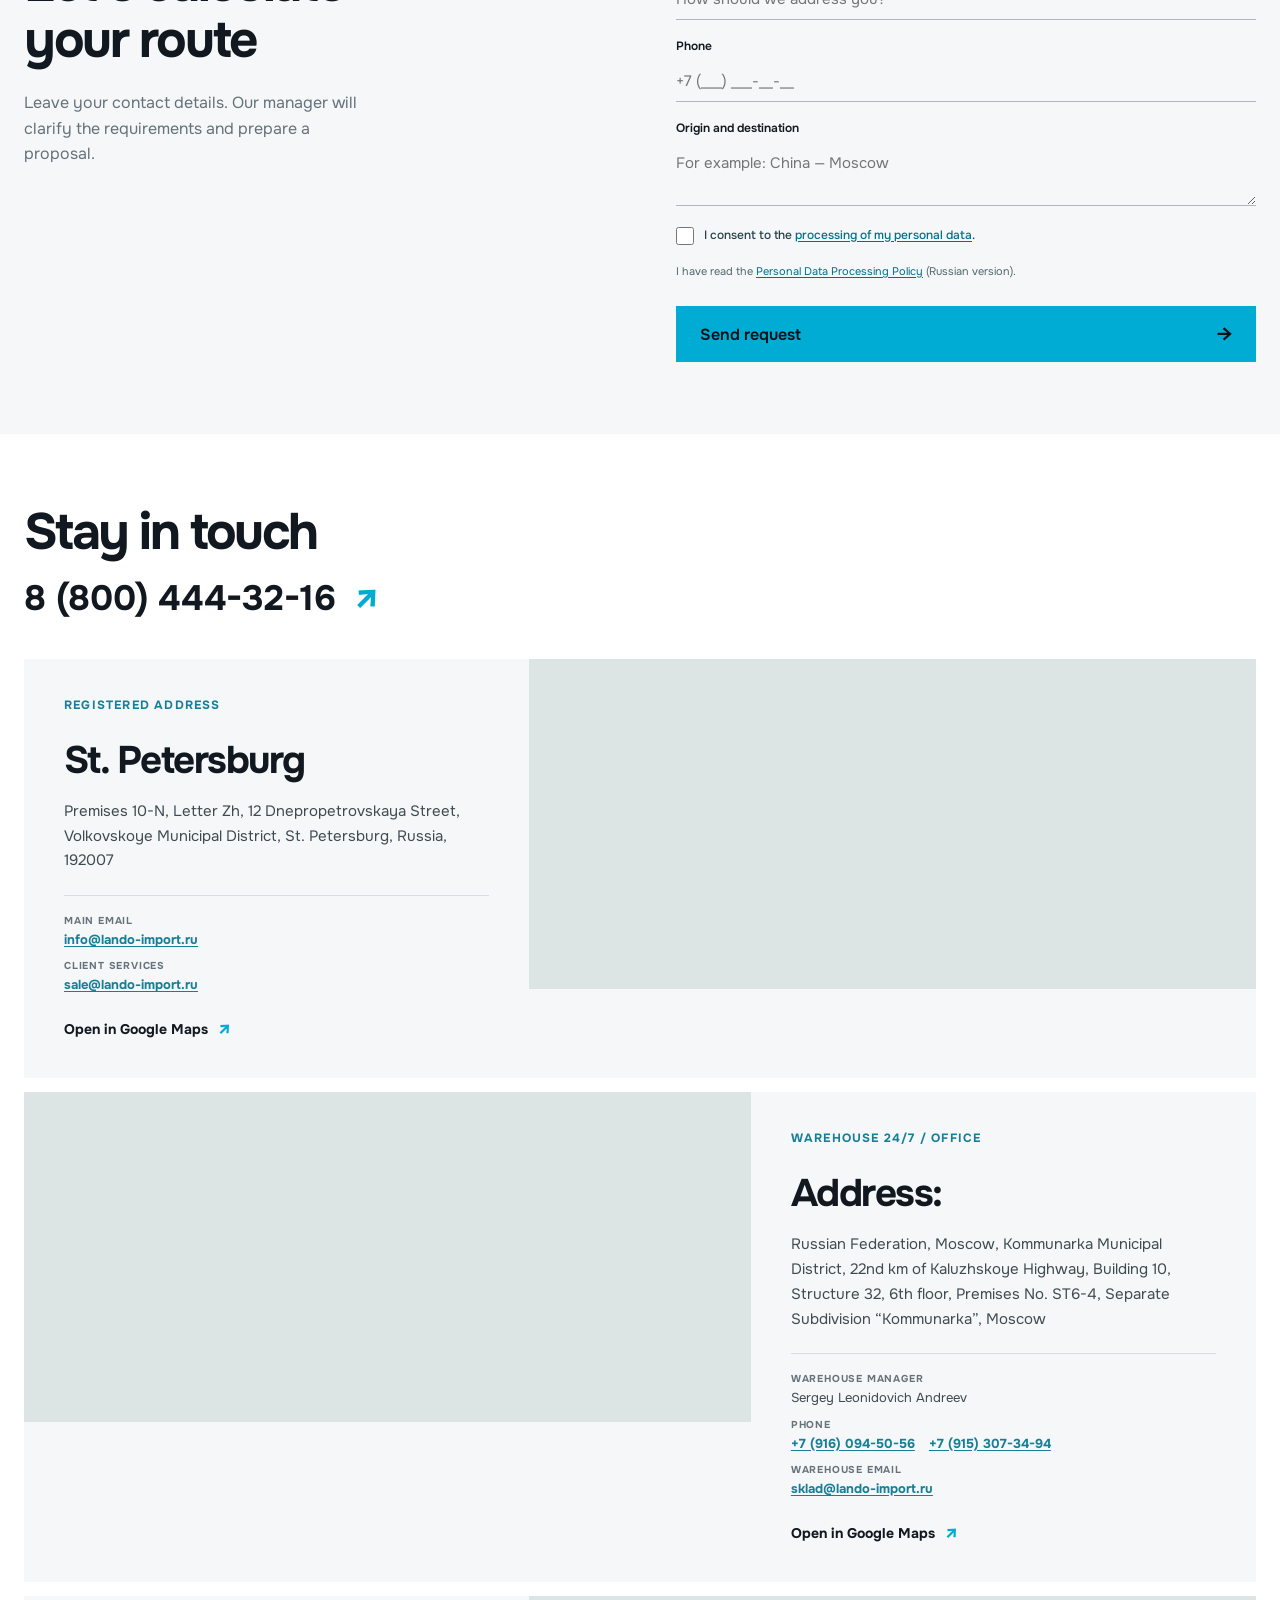
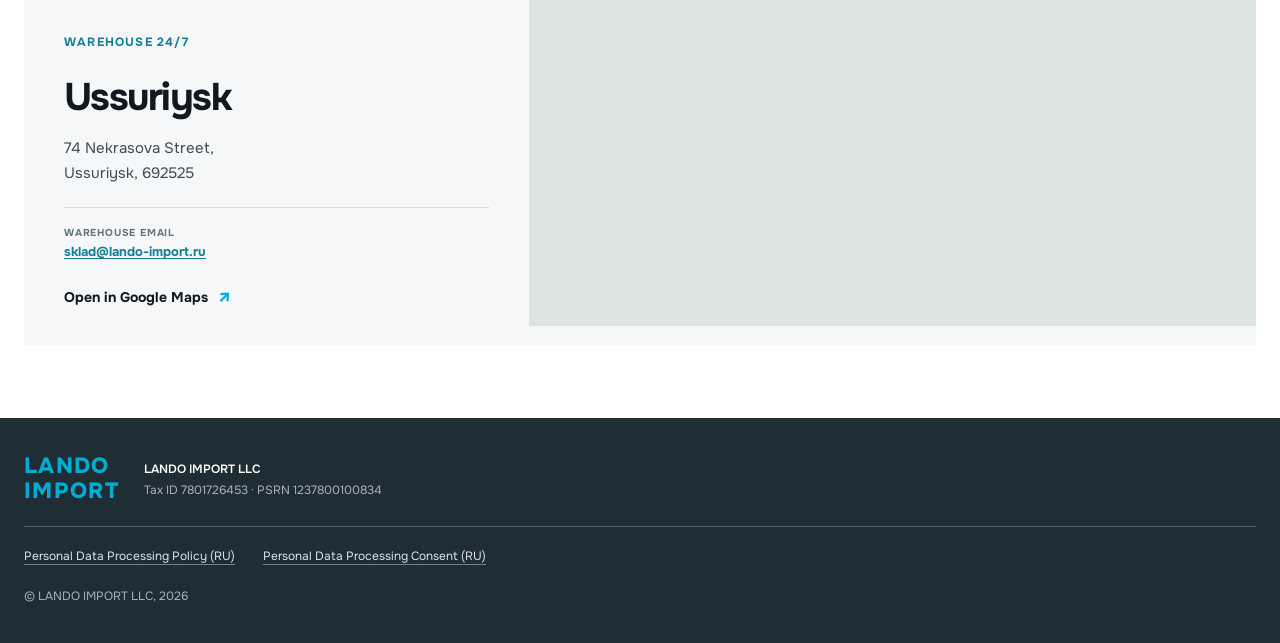
<file: en.html>
<!doctype html>
<html lang="en">
  <head>
    <meta charset="utf-8" />
    <meta name="viewport" content="width=device-width, initial-scale=1" />
    <title>Lando Import — Logistics and Import</title>
    <link rel="preconnect" href="https://fonts.googleapis.com" />
    <link rel="preconnect" href="https://fonts.gstatic.com" crossorigin />
    <link href="https://fonts.googleapis.com/css2?family=Manrope:wght@400;500;600;700;800&family=Onest:wght@400;500;600;700;800&display=swap" rel="stylesheet" />
    <link rel="preload" as="image" type="image/webp" href="images/hero00.webp" />
    <link rel="stylesheet" href="style.css?v=20261105-form" />
  </head>
  <body id="top">
    <header class="header">
      <div class="container header__in">
        <a class="logo" href="#top" aria-label="Lando Import — home"><span>LANDO</span><i>IMPORT</i></a>
        <button class="menu-button" aria-label="Open menu" aria-expanded="false"><b></b><b></b></button>
        <div class="header__content">
          <div class="header__contacts">
            <a class="header__phone" href="tel:88004443216">8 (800) 444-32-16</a>
            <span class="header__social" role="img" aria-label="Telegram"><svg viewBox="0 0 24 24" aria-hidden="true"><path d="M21.7 3.1 18.5 20c-.2 1.2-.9 1.5-1.9.9l-4.9-3.6-2.4 2.3c-.3.3-.5.5-1 .5l.4-5 9.1-8.2c.4-.4-.1-.6-.6-.2L5.9 13.8 1 12.3c-1.1-.3-1.1-1.1.2-1.6L20.3 3c.9-.3 1.7.2 1.4.1Z"/></svg></span>
            <span class="header__social" role="img" aria-label="WhatsApp"><svg viewBox="0 0 24 24" aria-hidden="true"><path d="M20.5 3.5A11.8 11.8 0 0 0 12.1 0C5.6 0 .3 5.3.3 11.8c0 2.1.5 4.1 1.6 5.9L.2 24l6.4-1.7a11.8 11.8 0 0 0 5.6 1.4h.1c6.5 0 11.7-5.3 11.7-11.8 0-3.2-1.2-6.1-3.5-8.4Zm-8.3 18.2c-1.8 0-3.6-.5-5.1-1.4l-.4-.2-3.8 1 1-3.7-.2-.4a9.8 9.8 0 1 1 8.5 4.7Zm5.4-7.3c-.3-.1-1.7-.8-2-.9-.3-.1-.5-.1-.7.2l-.9 1.1c-.2.2-.4.2-.7.1a7.8 7.8 0 0 1-2.3-1.4 8.7 8.7 0 0 1-1.6-2c-.2-.3 0-.5.1-.6l.5-.6.3-.5c.1-.2 0-.4 0-.5l-.9-2.1c-.2-.6-.5-.5-.7-.5h-.6c-.2 0-.5.1-.8.4-.3.3-1 1-1 2.5s1.1 2.9 1.2 3.1c.1.2 2.1 3.2 5.1 4.5.7.3 1.3.5 1.7.6.7.2 1.4.2 1.9.1.6-.1 1.7-.7 2-1.4.2-.7.2-1.3.2-1.4-.2-.3-.4-.4-.7-.5Z"/></svg></span>
            <nav class="lang-switch" aria-label="Language selection"><a href="index.html" lang="ru">RU</a><span>/</span><a class="is-active" href="en.html" lang="en" aria-current="page">EN</a></nav>
          </div>
          <div class="header__main">
            <nav class="nav" aria-label="Navigation"><a href="#top">Home</a><a href="#about">About Us</a><a href="#services">Services</a><a href="#process">How It Works</a><a href="#directions">Destinations</a><a href="#contacts">Contacts</a></nav>
            <a class="header__cta" href="#request">Calculate shipping <span>↗</span></a>
          </div>
        </div>
      </div>
    </header>

    <main>
      <section class="hero" aria-roledescription="carousel" aria-label="Lando Import key services">
        <article class="hero__slide is-active" aria-hidden="false" data-hero-ready="1" data-hero-image="images/hero00.jpg" data-hero-image-wide="images/hero00.jpg" style="--hero-image:image-set(url('images/hero00.webp') type('image/webp'), url('images/hero00.jpg') type('image/jpeg'));--hero-image-wide:image-set(url('images/hero00.webp') type('image/webp'), url('images/hero00.jpg') type('image/jpeg'))"><div class="hero__shade"></div><div class="container hero__content"><h1>Imports from China, South Korea, Japan, and Belarus</h1><p class="hero__lead">We select the route and shipping method based on cargo requirements, timing, and destination.</p></div></article>
        <article class="hero__slide" aria-hidden="true" data-hero-image="images/hero00_1.jpg" data-hero-image-wide="images/hero00_1.jpg"><div class="hero__shade"></div><div class="container hero__content"><h2>Product sourcing and supplier management</h2><p class="hero__lead">We help source products and build effective relationships with manufacturers and suppliers.</p></div></article>
        <article class="hero__slide" aria-hidden="true" data-hero-image="images/hero2.jpg" data-hero-image-wide="images/hero2-wide.jpg"><div class="hero__shade"></div><div class="container hero__content"><h2>Container shipping for your business</h2><p class="hero__lead">We select the shipping format based on shipment volume, route, and delivery schedule.</p></div></article>
        <article class="hero__slide" aria-hidden="true" data-hero-image="images/hero3.jpg" data-hero-image-wide="images/hero3-wide.jpg"><div class="hero__shade"></div><div class="container hero__content"><h2>International shipping tailored to your needs</h2><p class="hero__lead">We choose the logistics solution based on the country of origin, cargo specifications, and delivery schedule.</p></div></article>
        <div class="container hero__footer"><div class="hero__dots" role="tablist" aria-label="Select slide"><button class="is-active" role="tab" aria-selected="true" aria-label="Slide 1"></button><button role="tab" aria-selected="false" aria-label="Slide 2"></button><button role="tab" aria-selected="false" aria-label="Slide 3"></button><button role="tab" aria-selected="false" aria-label="Slide 4"></button></div><div class="hero__arrows"><button type="button" class="hero__arrow hero__arrow--prev" aria-label="Previous slide">←</button><button type="button" class="hero__arrow hero__arrow--next" aria-label="Next slide">→</button></div></div>
      </section>

      <section class="hero-stats" aria-label="Lando Import in numbers"><div class="container hero-stats__panel">
        <article class="hero-stat"><div class="hero-stat__icon" aria-hidden="true"><svg viewBox="0 0 32 32"><circle cx="16" cy="16" r="11"/><circle cx="16" cy="12" r="4"/><path d="M9.5 24c.7-4.2 3-6.3 6.5-6.3s5.8 2.1 6.5 6.3"/></svg></div><p><strong>1500+</strong><span>regular clients</span></p></article>
        <article class="hero-stat"><div class="hero-stat__icon" aria-hidden="true"><svg viewBox="0 0 32 32"><rect x="5" y="7" width="22" height="20" rx="1.5"/><path d="M5 12h22M10 5v5M22 5v5M10 16h3M16 16h3M22 16h1M10 21h3M16 21h3M22 21h1"/></svg></div><p><strong>Since 2008</strong><span>in logistics</span></p></article>
        <article class="hero-stat"><div class="hero-stat__icon" aria-hidden="true"><svg viewBox="0 0 32 32"><path d="m16 5 10 4-10 4L6 9zM6 9v7l10 4 10-4V9M10 18l-4 2 10 5 10-5-4-2M16 13v7"/></svg></div><p><strong>100,000+</strong><span>shipments delivered</span></p></article>
        <article class="hero-stat"><div class="hero-stat__icon" aria-hidden="true"><svg viewBox="0 0 32 32"><path d="M11 8c1.5 1.1 3.1 1.6 5 1.6S19.5 9.1 21 8v6c0 4.1-2 7-5 7s-5-2.9-5-7zM11.5 7 13 4l3 2 3-2 1.5 3M9 27c.7-3.9 3-6 7-6s6.3 2.1 7 6M13 23l3 4 3-4"/></svg></div><p><strong>50+</strong><span>employees in China and Russia</span></p></article>
      </div></section>

      <section class="intro" id="about"><div class="container intro__layout"><div class="intro__photo"></div><div class="intro__content"><h2>We keep your supply chain moving so you can focus on your business.</h2><p>Lando Import helps you find products and suppliers, negotiate terms, purchase goods, and arrange delivery to Russia.</p><p class="service-chain">Sourcing <i>→</i> Negotiations <i>→</i> Purchase <i>→</i> Inspection and packing <i>→</i> Documents <i>→</i> Shipping <i>→</i> Handover</p><a class="text-link" href="#request">Discuss your project <span>→</span></a></div></div></section>

      <section class="delivery-options" id="delivery"><div class="container"><div class="section-head"><h2>We’ll choose the right shipping method<br>for your requirements</h2><p class="section-lead">Transit time, cost, and restrictions depend on the country, cargo, and route.</p></div><div class="delivery-grid">
        <article><div class="card-icon" aria-hidden="true"><svg viewBox="0 0 40 40"><rect x="4" y="8" width="32" height="23" rx="2"/><path d="M11 8v23M18 8v23M25 8v23M32 8v23M7 35h26"/></svg></div><svg class="card-infographic" viewBox="0 0 160 54" aria-hidden="true"><path d="M4 43C31 11 49 39 77 20S125 25 156 6"/><circle cx="4" cy="43" r="3"/><circle cx="77" cy="20" r="3"/><circle cx="156" cy="6" r="3"/></svg><h3>Container</h3><b>20–30 days</b><p>from 200 kg · from $1.1/kg</p><small>Insurance · payment after arrival</small><button data-delivery="Container">Get a quote →</button></article>
        <article><div class="card-icon" aria-hidden="true"><svg viewBox="0 0 40 40"><path d="M4 11h21v18H4zM25 18h7l5 6v5H25zM9 29a4 4 0 1 0 8 0M28 29a4 4 0 1 0 8 0M4 34h33"/></svg></div><svg class="card-infographic" viewBox="0 0 160 54" aria-hidden="true"><path d="M4 11h36l18 28h38l18-23h42"/><circle cx="4" cy="11" r="3"/><circle cx="58" cy="39" r="3"/><circle cx="114" cy="16" r="3"/></svg><h3>Road freight</h3><b>25–30 days</b><p>from 50 kg · from $2/kg</p><small>For small and medium businesses · insurance</small><button data-delivery="Road freight">Get a quote →</button></article>
        <article><div class="card-icon" aria-hidden="true"><svg viewBox="0 0 40 40"><path d="m4 23 31-13-9 12 9 8-4 2-11-6-7 9-3-1 3-11-9 3z"/></svg></div><svg class="card-infographic" viewBox="0 0 160 54" aria-hidden="true"><path d="M4 42C38 42 35 8 73 8s42 34 83 10"/><circle cx="4" cy="42" r="3"/><circle cx="73" cy="8" r="3"/><circle cx="156" cy="18" r="3"/></svg><h3>Air freight</h3><b>7–9 days</b><p>from 10 kg · from $9/kg</p><small>For samples and trial orders · insurance</small><button data-delivery="Air freight">Get a quote →</button></article>
        <article><div class="card-icon" aria-hidden="true"><svg viewBox="0 0 40 40"><path d="M10 12h17v17H10zM27 18h6l4 5v6H27zM14 29a4 4 0 1 0 8 0M29 29a4 4 0 1 0 8 0M3 16h5M1 21h7M4 26h4"/></svg></div><svg class="card-infographic" viewBox="0 0 160 54" aria-hidden="true"><path d="M4 39h30l15-26h37l16 19h54"/><circle cx="4" cy="39" r="3"/><circle cx="49" cy="13" r="3"/><circle cx="102" cy="32" r="3"/></svg><h3>Express road freight</h3><b>15–18 days</b><p>from 20 kg · from $3/kg</p><small>For urgent shipments · insurance</small><button data-delivery="Express road freight">Get a quote →</button></article>
      </div></div></section>

      <section class="benefits"><div class="container"><div class="section-head"><h2>6 reasons to work with us</h2></div><div class="benefits__grid">
        <article><div class="card-icon" aria-hidden="true"><svg viewBox="0 0 40 40"><circle cx="17" cy="17" r="10"/><path d="m24 24 11 11M10 17h14M17 10v14"/></svg></div><svg class="card-infographic" viewBox="0 0 160 54" aria-hidden="true"><path d="M3 43C32 4 56 41 84 18s49 5 73-13"/><circle cx="3" cy="43" r="3"/><circle cx="84" cy="18" r="3"/><circle cx="157" cy="5" r="3"/></svg><h3>Product sourcing</h3><p>We search Taobao, Tmall, 1688, and other marketplaces.</p></article>
        <article><div class="card-icon" aria-hidden="true"><svg viewBox="0 0 40 40"><path d="M20 4 34 9v10c0 9-5 14-14 17C11 33 6 28 6 19V9zM13 20l5 5 10-11"/></svg></div><svg class="card-infographic" viewBox="0 0 160 54" aria-hidden="true"><path d="M4 13h33l19 26h42l17-18h41"/><circle cx="4" cy="13" r="3"/><circle cx="56" cy="39" r="3"/><circle cx="115" cy="21" r="3"/></svg><h3>Supplier verification</h3><p>We evaluate suppliers and help negotiate the terms.</p></article>
        <article><div class="card-icon" aria-hidden="true"><svg viewBox="0 0 40 40"><circle cx="20" cy="20" r="16"/><path d="M4 20h32M20 4c5 5 7 10 7 16s-2 11-7 16c-5-5-7-10-7-16s2-11 7-16"/></svg></div><svg class="card-infographic" viewBox="0 0 160 54" aria-hidden="true"><path d="M4 42c30 0 25-34 57-34 31 0 33 35 95 14"/><circle cx="4" cy="42" r="3"/><circle cx="61" cy="8" r="3"/><circle cx="156" cy="22" r="3"/></svg><h3>Local presence in China</h3><p>Four offices — Beijing, Guangzhou, Urumqi, and Yiwu.</p></article>
        <article><div class="card-icon" aria-hidden="true"><svg viewBox="0 0 40 40"><circle cx="20" cy="16" r="7"/><path d="M7 34c2-7 7-11 13-11s11 4 13 11M5 18v7h5v-9c0-7 4-11 10-11s10 4 10 11v9h5v-7M30 28c0 4-3 6-8 6"/></svg></div><svg class="card-infographic" viewBox="0 0 160 54" aria-hidden="true"><path d="M4 33h27l18-20h42l18 27h47"/><circle cx="4" cy="33" r="3"/><circle cx="49" cy="13" r="3"/><circle cx="109" cy="40" r="3"/></svg><h3>Dedicated manager</h3><p>Your manager answers questions and coordinates the process.</p></article>
        <article><div class="card-icon" aria-hidden="true"><svg viewBox="0 0 40 40"><path d="M20 4 34 9v10c0 9-5 14-14 17C11 33 6 28 6 19V9zM12 17h16v10H12zM16 17v-3h8v3"/></svg></div><svg class="card-infographic" viewBox="0 0 160 54" aria-hidden="true"><path d="M4 45 37 8l25 27 29-20 24 25 41-31"/><circle cx="4" cy="45" r="3"/><circle cx="62" cy="35" r="3"/><circle cx="115" cy="40" r="3"/></svg><h3>Cargo insurance</h3><p>Insurance terms are agreed for each shipment.</p></article>
        <article><div class="card-icon" aria-hidden="true"><svg viewBox="0 0 40 40"><rect x="4" y="9" width="32" height="24" rx="3"/><path d="M4 16h32M26 23h6M12 26h8M12 22h5"/></svg></div><svg class="card-infographic" viewBox="0 0 160 54" aria-hidden="true"><path d="M4 38h29l18-26h39l18 18h48"/><circle cx="4" cy="38" r="3"/><circle cx="51" cy="12" r="3"/><circle cx="108" cy="30" r="3"/></svg><h3>Flexible payment terms</h3><p>The payment schedule is set out in the contract.</p></article>
      </div></div></section>

      <section class="directions" id="directions"><div class="container"><div class="directions__top"><div><h2>Routes we keep<br>in focus</h2></div><p>Four destinations, one transparent process, and delivery to the agreed location in Russia.</p></div><div class="countries">
        <article class="country-card country-card--china"><svg class="country-card__route" viewBox="0 0 320 260" preserveAspectRatio="none" aria-hidden="true"><path d="M-16 198C55 194 51 92 129 105S225 206 340 54"/><path class="is-dashed" d="M-8 70C69 20 123 67 163 131S252 193 332 149"/><circle cx="53" cy="164" r="4"/><circle cx="129" cy="105" r="4"/><circle cx="246" cy="170" r="4"/></svg><b>01</b><svg class="country-card__national" viewBox="0 0 260 100" aria-hidden="true"><circle cx="215" cy="29" r="24" fill="#ef3340"/><circle cx="215" cy="29" r="14" fill="#ffcf33"/><path d="M20 77h112l-15-10H35zM37 64h79l-13-10H50zM54 51h48l-10-9H65z" fill="#c8102e"/><path d="M42 67v18M109 67v18M56 54v31M97 54v31M68 42v43M88 42v43M29 85h94" fill="none" stroke="#8d1b22" stroke-width="4" stroke-linecap="round"/><path d="M151 70c9-12 19-12 27 0 7-10 17-10 24 0 8-11 20-11 29 0" fill="none" stroke="#ef3340" stroke-width="5" stroke-linecap="round"/></svg><h3>China</h3><p>Sourcing, purchasing, warehouse handling, and shipping to Russia.</p><svg class="country-card__icon" viewBox="0 0 92 64" aria-hidden="true"><rect x="10" y="13" width="67" height="37" rx="2"/><path d="M22 13v37M34 13v37M46 13v37M58 13v37M70 13v37M5 54h78M17 54v5M71 54v5"/></svg></article>
        <article class="country-card country-card--korea"><svg class="country-card__route" viewBox="0 0 320 260" preserveAspectRatio="none" aria-hidden="true"><path d="M-20 48C71 35 70 147 151 135S239 54 341 95"/><path class="is-dashed" d="M-11 213C50 142 119 185 163 128S266 58 335 26"/><circle cx="72" cy="95" r="4"/><circle cx="151" cy="135" r="4"/><circle cx="260" cy="73" r="4"/></svg><b>02</b><svg class="country-card__national" viewBox="0 0 260 100" aria-hidden="true"><circle cx="130" cy="50" r="35" fill="#1769d2" stroke="#172b4d" stroke-width="2"/><path d="M95 50a35 35 0 0 1 70 0c-10-13-26-13-35 0s-25 13-35 0Z" fill="#f04452"/><circle cx="113" cy="50" r="7" fill="#1769d2"/><circle cx="147" cy="50" r="7" fill="#f04452"/><g fill="#18253d"><path d="M28 23h35v5H28zM28 33h35v5H28zM28 43h35v5H28zM197 52h35v5h-14v-5h-7v5h-14zM197 62h35v5h-14v-5h-7v5h-14zM197 72h35v5h-14v-5h-7v5h-14z"/></g></svg><h3>South Korea</h3><p>Import solutions tailored to cargo and route specifics.</p><svg class="country-card__icon" viewBox="0 0 92 72" aria-hidden="true"><circle cx="46" cy="36" r="10"/><circle cx="15" cy="17" r="6"/><circle cx="77" cy="17" r="6"/><circle cx="15" cy="57" r="6"/><circle cx="77" cy="57" r="6"/><path d="M21 21l17 10M54 31l17-10M21 53l17-11M54 42l17 11"/></svg></article>
        <article class="country-card country-card--japan"><svg class="country-card__route" viewBox="0 0 320 260" preserveAspectRatio="none" aria-hidden="true"><path d="M-12 176C67 223 108 123 173 142S258 220 337 142"/><path class="is-dashed" d="M-5 38C67 88 119 42 176 79S243 153 333 101"/><circle cx="90" cy="163" r="4"/><circle cx="176" cy="79" r="4"/><circle cx="270" cy="175" r="4"/></svg><b>03</b><svg class="country-card__national" viewBox="0 0 260 100" aria-hidden="true"><circle cx="184" cy="34" r="29" fill="#ef3340"/><path d="M10 70c20-17 39-17 59 0s39 17 59 0 39-17 59 0 39 17 63 0M10 84c20-17 39-17 59 0s39 17 59 0 39-17 59 0 39 17 63 0" fill="none" stroke="#1769d2" stroke-width="6" stroke-linecap="round"/><g fill="#f09ab1"><circle cx="51" cy="29" r="7"/><circle cx="66" cy="22" r="7"/><circle cx="66" cy="38" r="7"/><circle cx="80" cy="29" r="7"/><circle cx="66" cy="29" r="5" fill="#ffd36a"/></g><path d="M19 49c17-7 31-13 47-20" fill="none" stroke="#6f4338" stroke-width="4" stroke-linecap="round"/></svg><h3>Japan</h3><p>We select the supply route and coordinate every key stage.</p><svg class="country-card__icon" viewBox="0 0 100 70" aria-hidden="true"><path d="M10 45h77l-9 13H24zM27 45V27h38l10 18M35 27V17h20v10M7 63c8-5 16 5 24 0s16 5 24 0 16 5 24 0"/><path d="M34 34h9M49 34h9M64 34h7"/></svg></article>
        <article class="country-card country-card--belarus"><svg class="country-card__route" viewBox="0 0 320 260" preserveAspectRatio="none" aria-hidden="true"><path d="M-15 101C54 151 110 78 171 110S253 203 337 167"/><path class="is-dashed" d="M-10 226C69 177 102 221 166 157S240 50 336 62"/><circle cx="73" cy="119" r="4"/><circle cx="166" cy="157" r="4"/><circle cx="268" cy="72" r="4"/></svg><b>04</b><svg class="country-card__national" viewBox="0 0 260 100" aria-hidden="true"><rect x="69" y="12" width="174" height="34" rx="8" fill="#d62b3f"/><path d="M69 44h174v35a9 9 0 0 1-9 9H78a9 9 0 0 1-9-9Z" fill="#178447"/><rect x="18" y="8" width="38" height="82" rx="4" fill="#fff6ee"/><g fill="#d62b3f"><path d="m37 11 12 12-12 12-12-12zM37 37l12 12-12 12-12-12zM37 63l12 12-12 12-12-12z"/><path d="m18 23 7 7-7 7zM56 23l-7 7 7 7zM18 49l7 7-7 7zM56 49l-7 7 7 7z"/></g><path d="M91 74c20-19 40-19 60 0 20-19 40-19 60 0" fill="none" stroke="#ffd14e" stroke-width="5" stroke-linecap="round"/></svg><h3>Belarus</h3><p>Cross-border logistics and delivery to the agreed location.</p><svg class="country-card__icon" viewBox="0 0 104 68" aria-hidden="true"><path d="M7 18h55v34H7zM62 30h20l13 14v8H62zM70 30v14h25M7 52h9M44 52h29M94 52h3"/><circle cx="29" cy="53" r="9"/><circle cx="83" cy="53" r="9"/></svg></article>
      </div></div></section>

      <section class="services" id="services"><div class="container"><div class="section-head section-head--row"><h2>Your task —<br>our system at work</h2><p>We assemble the right set of services, from a single stage to complete supply-chain support.</p></div><div class="services__grid">
        <article class="service service--wide"><div class="image-slot service__image--sourcing"></div><div class="service__caption"><b>01</b><h3>Product<br>sourcing</h3><p>We find products by name or image and compare supplier offers.</p></div></article>
        <article class="service"><div class="service__caption"><b>02</b><h3>Supplier<br>negotiations</h3><p>We agree order specifications and commercial terms.</p></div></article>
        <article class="service"><div class="service__caption"><b>03</b><h3>Product<br>purchasing</h3><p>We help complete the purchase and arrange payments.</p></div></article>
        <article class="service"><div class="service__caption"><b>04</b><h3>International<br>shipping</h3><p>We select the route based on country, weight, dimensions, and deadlines.</p></div></article>
        <article class="service service--photo"><div class="image-slot service__image--cargo"></div><div class="service__caption"><b>05</b><h3>Cargo<br>support</h3><p>We coordinate receiving, documents, delivery, and handover.</p></div></article>
      </div></div></section>

      <section class="process" id="process"><div class="container"><div class="section-head"><h2>A clear supply process,<br>step by step</h2></div><ol class="steps">
        <li><span class="step-icon" aria-hidden="true"><svg viewBox="0 0 40 40"><rect x="8" y="7" width="24" height="29" rx="2"/><path d="M15 7V4h10v3M14 15h12M14 21h12M14 27h7"/></svg></span><h3>Request</h3><p>We clarify the product, origin country, and your requirements.</p></li>
        <li><span class="step-icon" aria-hidden="true"><svg viewBox="0 0 40 40"><path d="M10 5h15l6 6v24H10zM25 5v7h6M15 18h11M15 24h11M15 30h7"/></svg></span><h3>Proposal</h3><p>We prepare the right solution and commercial terms.</p></li>
        <li><span class="step-icon" aria-hidden="true"><svg viewBox="0 0 40 40"><path d="M5 15h7l5 5-5 5H5M35 15h-7l-5 5 5 5h7M13 18l5-5 5 2 4 4M13 25l5 4 9-8M17 20l4 4"/></svg></span><h3>Contract</h3><p>We set out the scope of work and collaboration terms.</p></li>
        <li><span class="step-icon" aria-hidden="true"><svg viewBox="0 0 40 40"><path d="m20 5 14 7-14 7L6 12zM6 12v16l14 7 14-7V12M20 19v16M12 16v8l8 4 8-4v-8"/></svg></span><h3>Receiving</h3><p>We receive and inspect the cargo and prepare the documents.</p></li>
        <li><span class="step-icon" aria-hidden="true"><svg viewBox="0 0 40 40"><path d="M4 11h22v18H4zM26 18h6l5 6v5H26zM9 29a4 4 0 1 0 8 0M28 29a4 4 0 1 0 8 0M4 34h33"/></svg></span><h3>Shipping</h3><p>We arrange transportation and customs support.</p></li>
        <li><span class="step-icon" aria-hidden="true"><svg viewBox="0 0 40 40"><path d="M6 8h28v23H6zM12 14h16M12 20h9M14 31v5M26 31v5M10 36h20M24 23l3 3 6-7"/></svg></span><h3>Handover</h3><p>We notify you on arrival and hand over the cargo.</p></li>
      </ol></div></section>

      <section class="feature"><div class="feature__photo image-slot"></div><div class="feature__copy"><p class="eyebrow">your shipment comes first</p><h2>No route comes from a template.</h2><p>We design the solution after learning the country of origin, product category, volume, timeline, and delivery point.</p><a class="button" href="#request">Get a consultation <span>→</span></a></div></section>

      <section class="consult"><div class="container"><div><h2>Need a consultation?</h2><p>Tell us about your requirements.</p></div><form id="consult-form"><label class="hp" aria-hidden="true">Leave blank<input type="text" name="company_url" tabindex="-1" autocomplete="off" /></label><label>Name<input required name="consult-name" /></label><label>Email<input required type="email" name="consult-email" /></label><label>Phone<input required type="tel" name="consult-phone" /></label><button class="button" type="submit">Send <span>→</span></button><label class="consent-field"><input type="checkbox" name="consult-consent" required /><span>I consent to the <a href="personal-data-consent.html" target="_blank" rel="noopener">processing of my personal data</a>.</span></label><small class="form-privacy">I have read the <a href="privacy-policy.html" target="_blank" rel="noopener">Personal Data Processing Policy</a> (Russian version).</small><small class="form-note" aria-live="polite"></small></form></div></section>

      <section class="faq" id="faq"><div class="container"><div class="section-head"><p class="eyebrow">questions and answers</p><h2>Frequently asked questions</h2></div><div class="faq__list">
        <details><summary>What delivery times can you guarantee?</summary><p>Transit time depends on the country, cargo specifications, and selected solution. The exact timeline is stated in our proposal.</p></details>
        <details><summary>Which payment methods do you accept?</summary><p>Payment terms are agreed individually and set out in the contract.</p></details>
        <details><summary>How do you ensure product quality?</summary><p>Inspection and packing requirements are agreed before the shipment begins.</p></details>
        <details><summary>Which customs procedures do you arrange?</summary><p>The scope of customs support depends on the cargo and route; your manager will confirm the details.</p></details>
      </div></div></section>

      <section class="request" id="request"><div class="container request__grid"><div><h2>Let’s calculate<br>your route</h2><p>Leave your contact details. Our manager will clarify the requirements and prepare a proposal.</p></div><form id="request-form"><label class="hp" aria-hidden="true">Leave blank<input type="text" name="company_url" tabindex="-1" autocomplete="off" /></label><label>Name<input name="name" type="text" placeholder="How should we address you?" required /></label><label>Phone<input name="phone" type="tel" placeholder="+7 (___) ___-__-__" required /></label><label>Origin and destination<textarea name="route" placeholder="For example: China — Moscow" required></textarea></label><label class="consent-field"><input type="checkbox" name="request-consent" required /><span>I consent to the <a href="personal-data-consent.html" target="_blank" rel="noopener">processing of my personal data</a>.</span></label><small class="form-privacy">I have read the <a href="privacy-policy.html" target="_blank" rel="noopener">Personal Data Processing Policy</a> (Russian version).</small><button class="button" type="submit">Send request <span>→</span></button><small class="form-note" aria-live="polite"></small></form></div></section>

      <section class="contacts" id="contacts"><div class="container"><div class="contacts__head"><h2>Stay in touch</h2><a class="contacts__phone" href="tel:88004443216">8 (800) 444-32-16 <span>↗</span></a></div><div class="contacts__locations">
        <article class="contact-location"><div class="contact-location__info"><span>Registered address</span><h3>St. Petersburg</h3><address>Premises 10-N, Letter Zh, 12 Dnepropetrovskaya Street,<br>Volkovskoye Municipal District, St. Petersburg, Russia, 192007</address><div class="contact-location__contacts"><p><strong>Main email</strong><a href="mailto:info@lando-import.ru">info@lando-import.ru</a></p><p><strong>Client services</strong><a href="mailto:sale@lando-import.ru">sale@lando-import.ru</a></p></div><a href="https://www.google.com/maps/search/?api=1&amp;query=192007%2C+Санкт-Петербург%2C+улица+Днепропетровская%2C+дом+12%2C+литера+Ж" target="_blank" rel="noopener noreferrer">Open in Google Maps <b>↗</b></a></div><div class="contact-location__map"><iframe title="Map: 12 Dnepropetrovskaya Street, Letter Zh, St. Petersburg" src="https://www.google.com/maps?q=192007%2C+Санкт-Петербург%2C+улица+Днепропетровская%2C+дом+12%2C+литера+Ж&amp;output=embed" loading="lazy" referrerpolicy="no-referrer-when-downgrade"></iframe></div></article>
        <article class="contact-location"><div class="contact-location__info"><span>Warehouse 24/7 / office</span><h3>Address:</h3><address>Russian Federation, Moscow, Kommunarka Municipal District, 22nd km of Kaluzhskoye Highway, Building 10, Structure 32, 6th floor, Premises No. ST6-4, Separate Subdivision “Kommunarka”, Moscow</address><div class="contact-location__contacts"><p><strong>Warehouse manager</strong><span>Sergey Leonidovich Andreev</span></p><p><strong>Phone</strong><span class="contact-location__links"><a href="tel:+79160945056">+7 (916) 094-50-56</a><a href="tel:+79153073494">+7 (915) 307-34-94</a></span></p><p><strong>Warehouse email</strong><a href="mailto:sklad@lando-import.ru">sklad@lando-import.ru</a></p></div><a href="https://www.google.com/maps/search/?api=1&amp;query=108802%2C+Москва%2C+Калужское+шоссе%2C+22-й+километр%2C+дом+10%2C+строение+32" target="_blank" rel="noopener noreferrer">Open in Google Maps <b>↗</b></a></div><div class="contact-location__map"><iframe title="Map: warehouse and office in Kommunarka" src="https://www.google.com/maps?q=108802%2C+Москва%2C+Калужское+шоссе%2C+22-й+километр%2C+дом+10%2C+строение+32&amp;output=embed" loading="lazy" referrerpolicy="no-referrer-when-downgrade"></iframe></div></article>
        <article class="contact-location"><div class="contact-location__info"><span>Warehouse 24/7</span><h3>Ussuriysk</h3><address>74 Nekrasova Street,<br>Ussuriysk, 692525</address><div class="contact-location__contacts"><p><strong>Warehouse email</strong><a href="mailto:sklad@lando-import.ru">sklad@lando-import.ru</a></p></div><a href="https://www.google.com/maps/search/?api=1&amp;query=692525%2C+Уссурийск%2C+улица+Некрасова%2C+74" target="_blank" rel="noopener noreferrer">Open in Google Maps <b>↗</b></a></div><div class="contact-location__map"><iframe title="Map: 74 Nekrasova Street, Ussuriysk" src="https://www.google.com/maps?q=692525%2C+Уссурийск%2C+улица+Некрасова%2C+74&amp;output=embed" loading="lazy" referrerpolicy="no-referrer-when-downgrade"></iframe></div></article>
      </div></div></section>
    </main>

    <footer><div class="container footer__in"><a class="logo" href="#top"><span>LANDO</span><i>IMPORT</i></a><div class="footer__company"><p>LANDO IMPORT LLC</p><span>Tax ID 7801726453 · PSRN 1237800100834</span></div><nav class="footer__legal" aria-label="Legal documents"><a href="privacy-policy.html">Personal Data Processing Policy (RU)</a><a href="personal-data-consent.html">Personal Data Processing Consent (RU)</a></nav><small>© LANDO IMPORT LLC, 2026</small></div></footer>
    <button class="back-to-top" type="button" aria-label="Back to top">Top <span>↑</span></button>
    <script src="main.js?v=20261105-mail"></script>
  </body>
</html>
</file>
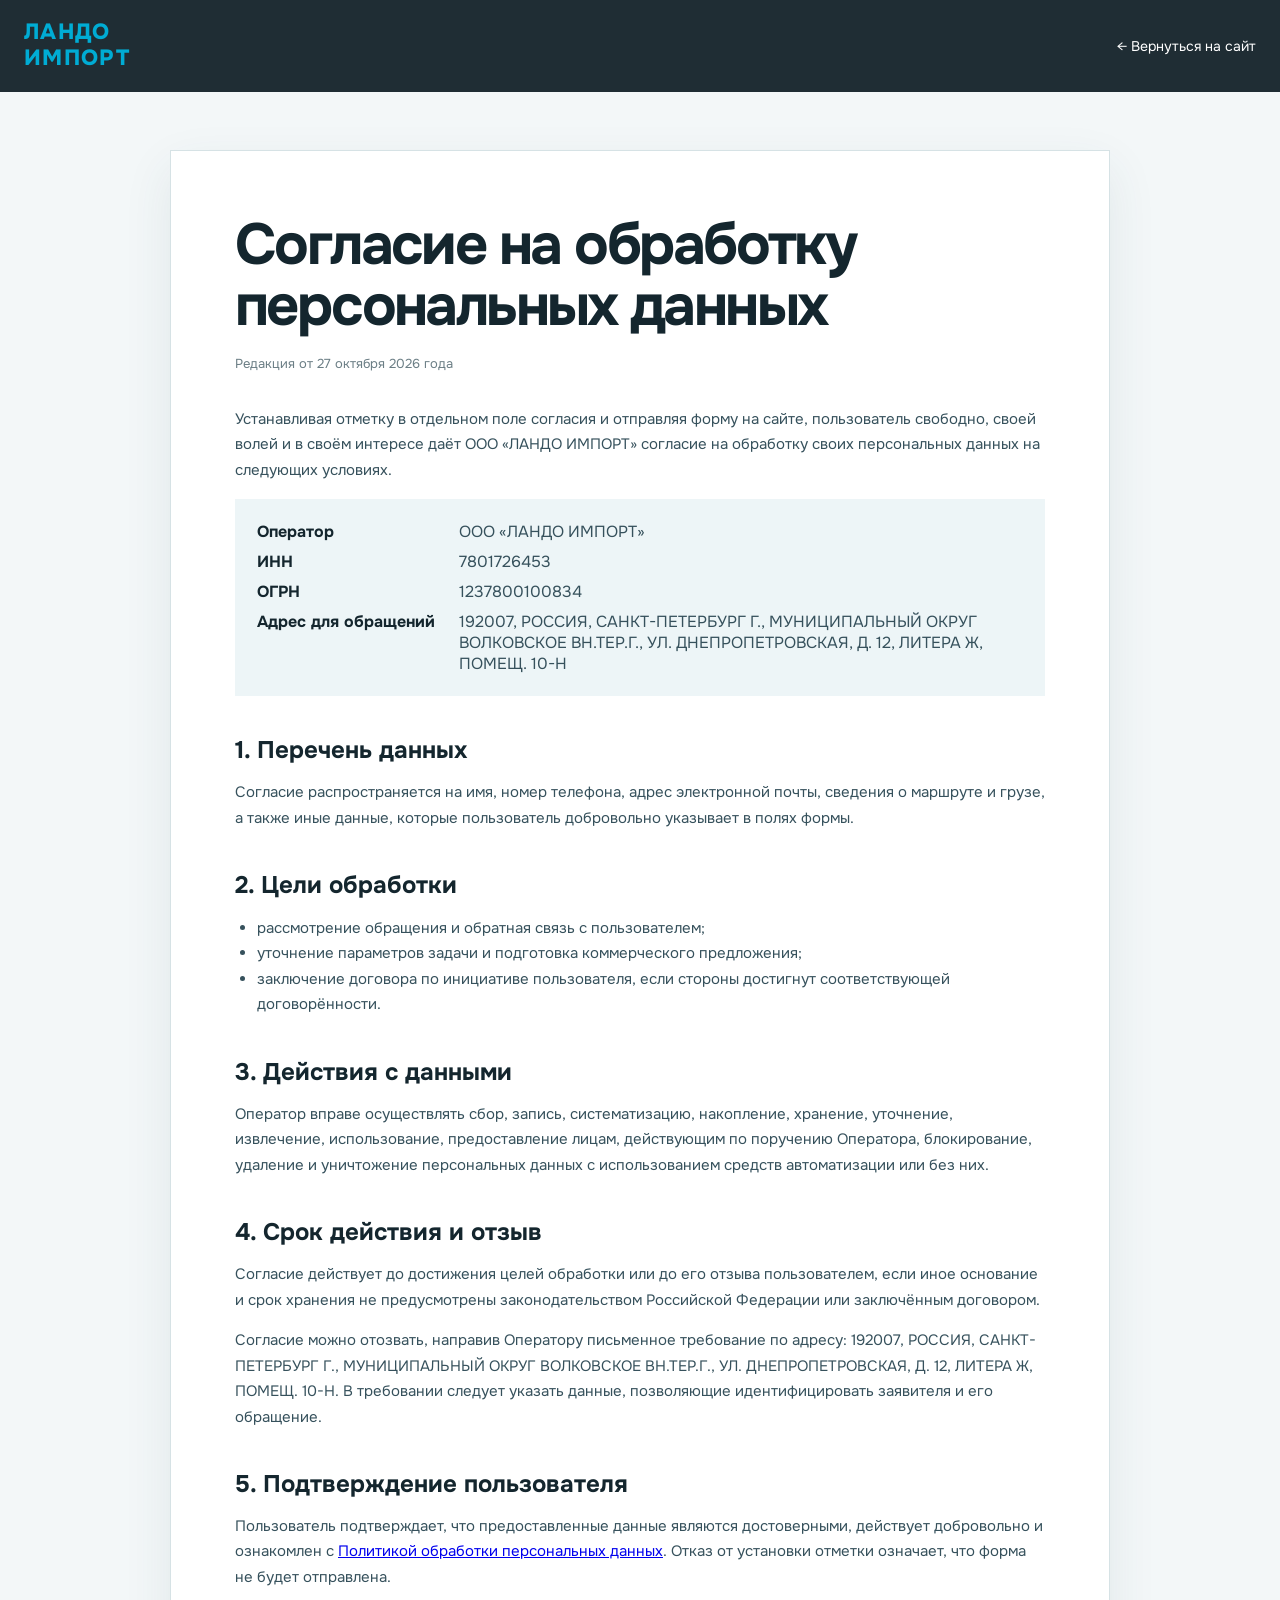
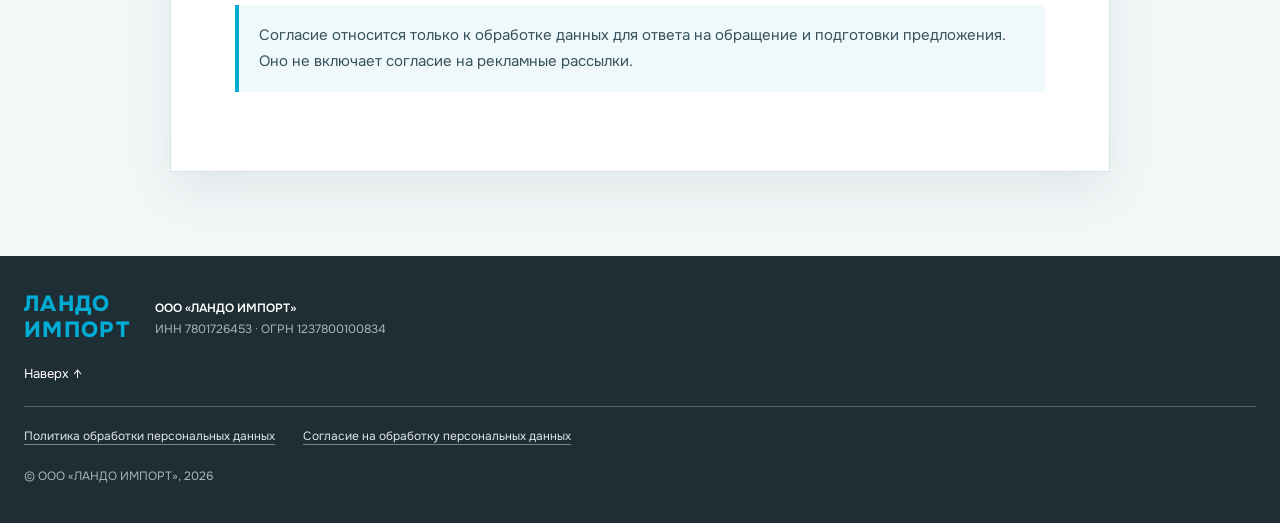
<file: personal-data-consent.html>
<!doctype html>
<html lang="ru">
  <head>
    <meta charset="utf-8" />
    <meta name="viewport" content="width=device-width, initial-scale=1" />
    <title>Согласие на обработку персональных данных — Ландо Импорт</title>
    <link rel="preconnect" href="https://fonts.googleapis.com" />
    <link rel="preconnect" href="https://fonts.gstatic.com" crossorigin />
    <link href="https://fonts.googleapis.com/css2?family=Onest:wght@400;500;600;700;800&display=swap" rel="stylesheet" />
    <link rel="stylesheet" href="style.css?v=20261102-img" />
  </head>
  <body class="legal-page" id="top">
    <header class="legal-header"><div class="container legal-header__in"><a class="logo" href="index.html"><span>ЛАНДО</span><i>ИМПОРТ</i></a><a class="legal-header__back" href="index.html">← Вернуться на сайт</a></div></header>
    <main class="legal-document"><div class="container"><article>
      <h1>Согласие на обработку персональных данных</h1>
      <p class="legal-meta">Редакция от 27 октября 2026 года</p>

      <p>Устанавливая отметку в отдельном поле согласия и отправляя форму на сайте, пользователь свободно, своей волей и в своём интересе даёт ООО «ЛАНДО ИМПОРТ» согласие на обработку своих персональных данных на следующих условиях.</p>
      <dl class="legal-details">
        <dt>Оператор</dt><dd>ООО «ЛАНДО ИМПОРТ»</dd>
        <dt>ИНН</dt><dd>7801726453</dd>
        <dt>ОГРН</dt><dd>1237800100834</dd>
        <dt>Адрес для обращений</dt><dd>192007, РОССИЯ, САНКТ-ПЕТЕРБУРГ Г., МУНИЦИПАЛЬНЫЙ ОКРУГ ВОЛКОВСКОЕ ВН.ТЕР.Г., УЛ. ДНЕПРОПЕТРОВСКАЯ, Д. 12, ЛИТЕРА Ж, ПОМЕЩ. 10-Н</dd>
      </dl>

      <h2>1. Перечень данных</h2>
      <p>Согласие распространяется на имя, номер телефона, адрес электронной почты, сведения о маршруте и грузе, а также иные данные, которые пользователь добровольно указывает в полях формы.</p>

      <h2>2. Цели обработки</h2>
      <ul>
        <li>рассмотрение обращения и обратная связь с пользователем;</li>
        <li>уточнение параметров задачи и подготовка коммерческого предложения;</li>
        <li>заключение договора по инициативе пользователя, если стороны достигнут соответствующей договорённости.</li>
      </ul>

      <h2>3. Действия с данными</h2>
      <p>Оператор вправе осуществлять сбор, запись, систематизацию, накопление, хранение, уточнение, извлечение, использование, предоставление лицам, действующим по поручению Оператора, блокирование, удаление и уничтожение персональных данных с использованием средств автоматизации или без них.</p>

      <h2>4. Срок действия и отзыв</h2>
      <p>Согласие действует до достижения целей обработки или до его отзыва пользователем, если иное основание и срок хранения не предусмотрены законодательством Российской Федерации или заключённым договором.</p>
      <p>Согласие можно отозвать, направив Оператору письменное требование по адресу: 192007, РОССИЯ, САНКТ-ПЕТЕРБУРГ Г., МУНИЦИПАЛЬНЫЙ ОКРУГ ВОЛКОВСКОЕ ВН.ТЕР.Г., УЛ. ДНЕПРОПЕТРОВСКАЯ, Д. 12, ЛИТЕРА Ж, ПОМЕЩ. 10-Н. В требовании следует указать данные, позволяющие идентифицировать заявителя и его обращение.</p>

      <h2>5. Подтверждение пользователя</h2>
      <p>Пользователь подтверждает, что предоставленные данные являются достоверными, действует добровольно и ознакомлен с <a href="privacy-policy.html">Политикой обработки персональных данных</a>. Отказ от установки отметки означает, что форма не будет отправлена.</p>
      <p class="legal-note">Согласие относится только к обработке данных для ответа на обращение и подготовки предложения. Оно не включает согласие на рекламные рассылки.</p>
    </article></div></main>
    <footer><div class="container footer__in"><a class="logo" href="index.html"><span>ЛАНДО</span><i>ИМПОРТ</i></a><div class="footer__company"><p>ООО «ЛАНДО ИМПОРТ»</p><span>ИНН 7801726453 · ОГРН 1237800100834</span></div><a class="footer__top" href="#top">Наверх ↑</a><nav class="footer__legal" aria-label="Юридические документы"><a href="privacy-policy.html">Политика обработки персональных данных</a><a href="personal-data-consent.html" aria-current="page">Согласие на обработку персональных данных</a></nav><small>© ООО «ЛАНДО ИМПОРТ», 2026</small></div></footer>
  </body>
</html>
</file>
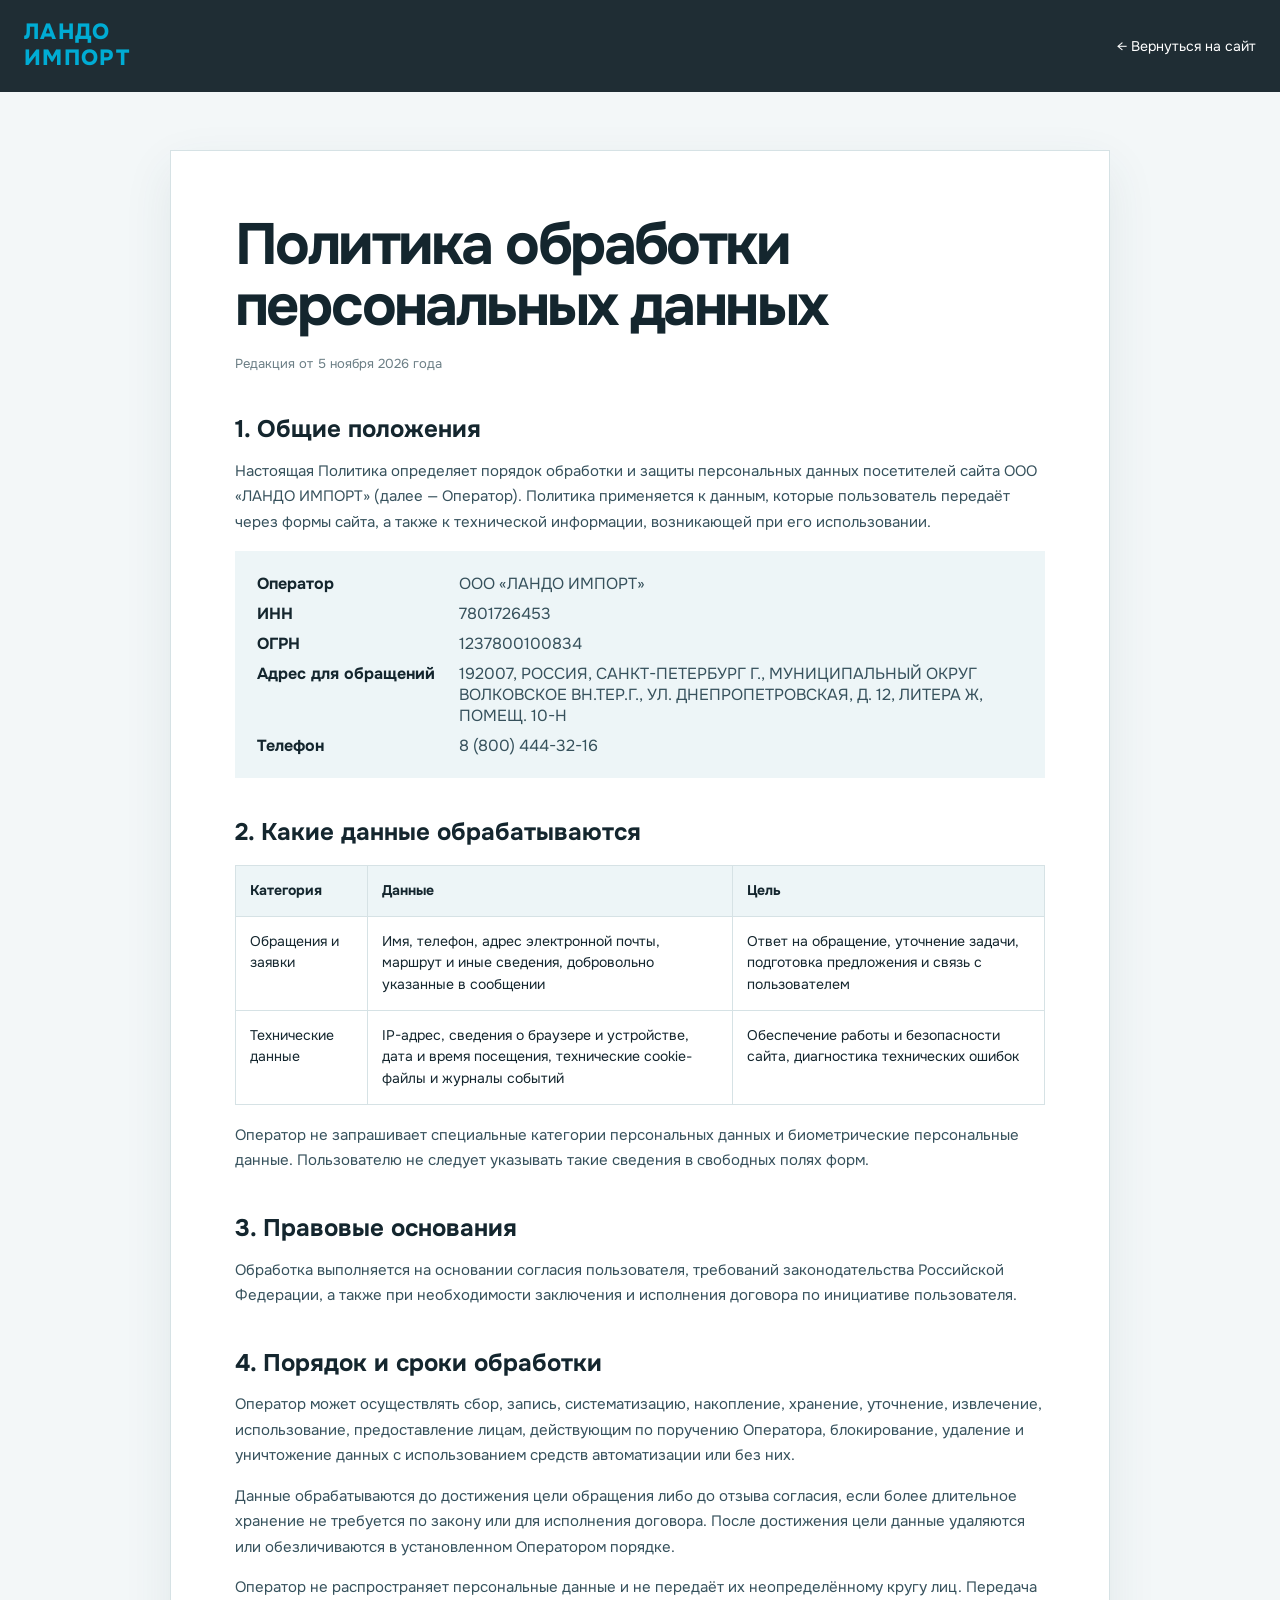
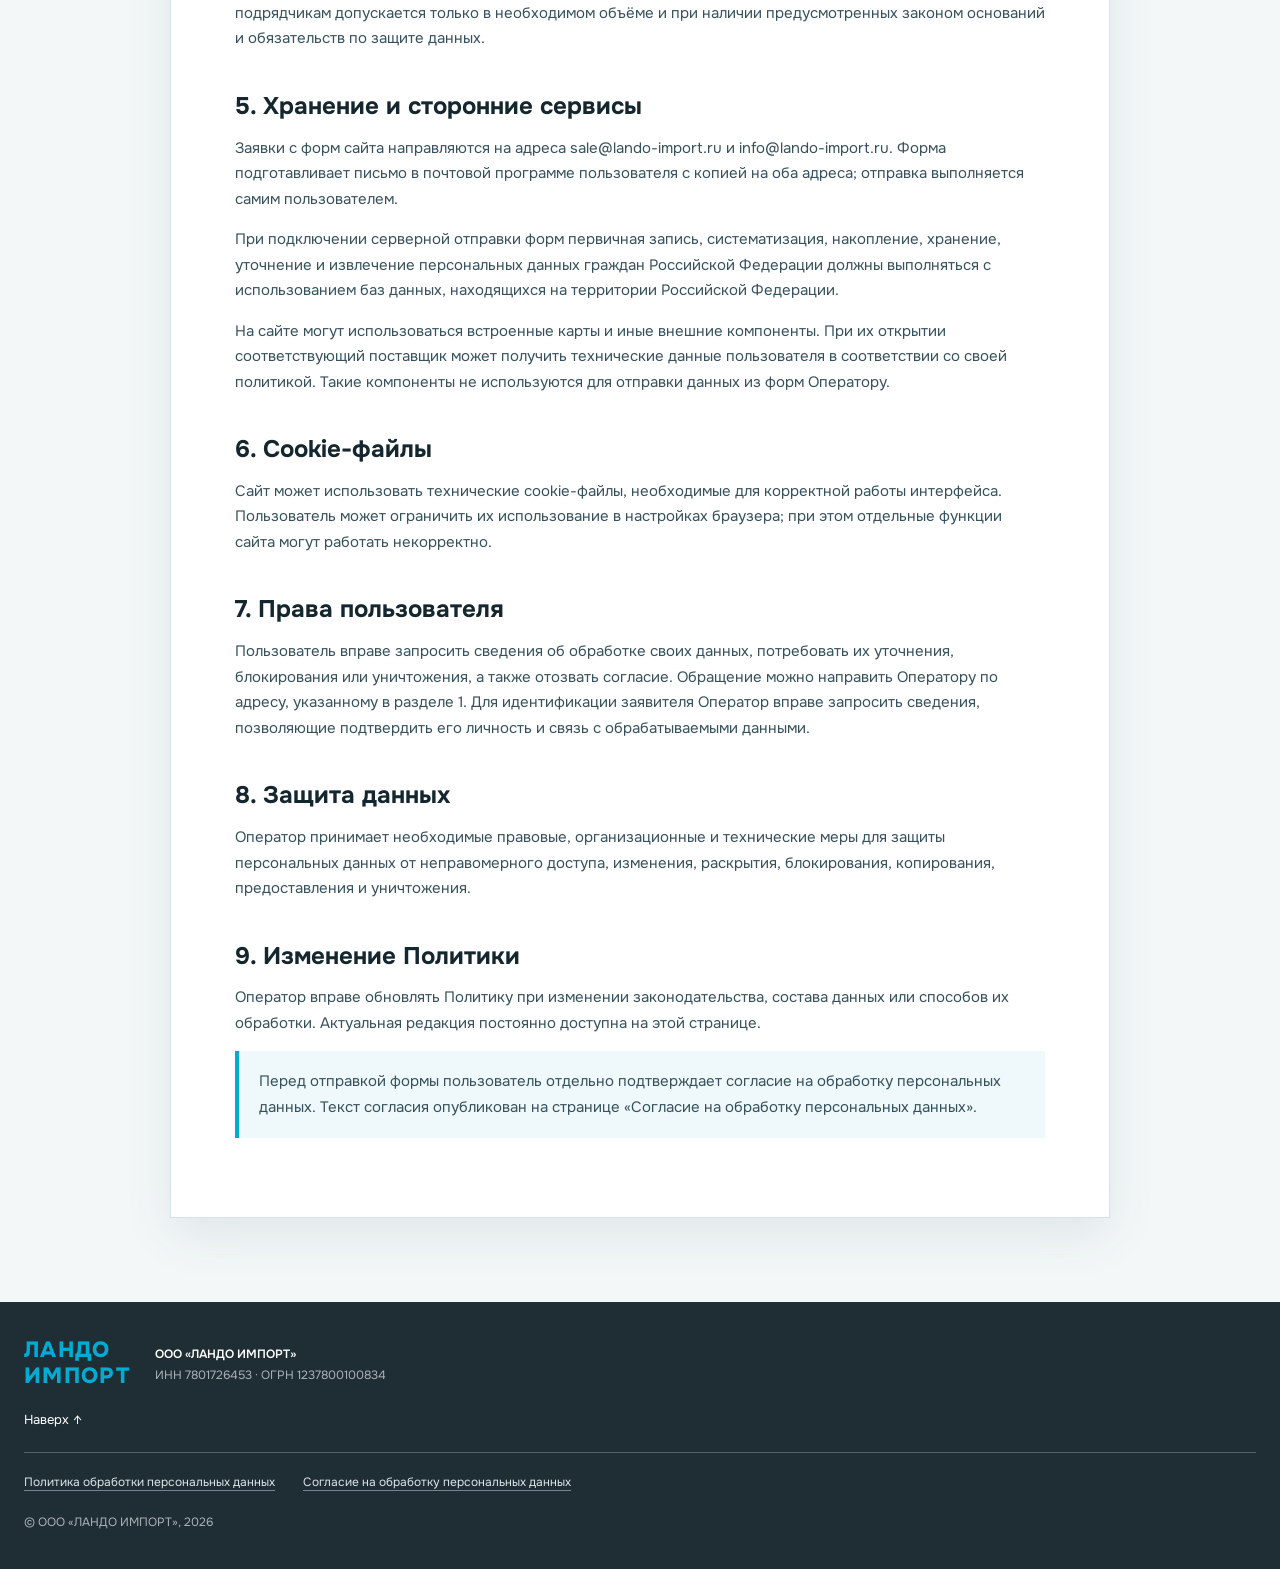
<file: privacy-policy.html>
<!doctype html>
<html lang="ru">
  <head>
    <meta charset="utf-8" />
    <meta name="viewport" content="width=device-width, initial-scale=1" />
    <title>Политика обработки персональных данных — Ландо Импорт</title>
    <link rel="preconnect" href="https://fonts.googleapis.com" />
    <link rel="preconnect" href="https://fonts.gstatic.com" crossorigin />
    <link href="https://fonts.googleapis.com/css2?family=Onest:wght@400;500;600;700;800&display=swap" rel="stylesheet" />
    <link rel="stylesheet" href="style.css?v=20261102-img" />
  </head>
  <body class="legal-page" id="top">
    <header class="legal-header"><div class="container legal-header__in"><a class="logo" href="index.html"><span>ЛАНДО</span><i>ИМПОРТ</i></a><a class="legal-header__back" href="index.html">← Вернуться на сайт</a></div></header>
    <main class="legal-document"><div class="container"><article>
      <h1>Политика обработки персональных данных</h1>
      <p class="legal-meta">Редакция от 5 ноября 2026 года</p>

      <h2>1. Общие положения</h2>
      <p>Настоящая Политика определяет порядок обработки и защиты персональных данных посетителей сайта ООО «ЛАНДО ИМПОРТ» (далее — Оператор). Политика применяется к данным, которые пользователь передаёт через формы сайта, а также к технической информации, возникающей при его использовании.</p>
      <dl class="legal-details">
        <dt>Оператор</dt><dd>ООО «ЛАНДО ИМПОРТ»</dd>
        <dt>ИНН</dt><dd>7801726453</dd>
        <dt>ОГРН</dt><dd>1237800100834</dd>
        <dt>Адрес для обращений</dt><dd>192007, РОССИЯ, САНКТ-ПЕТЕРБУРГ Г., МУНИЦИПАЛЬНЫЙ ОКРУГ ВОЛКОВСКОЕ ВН.ТЕР.Г., УЛ. ДНЕПРОПЕТРОВСКАЯ, Д. 12, ЛИТЕРА Ж, ПОМЕЩ. 10-Н</dd>
        <dt>Телефон</dt><dd>8 (800) 444-32-16</dd>
      </dl>

      <h2>2. Какие данные обрабатываются</h2>
      <table class="legal-table">
        <thead><tr><th>Категория</th><th>Данные</th><th>Цель</th></tr></thead>
        <tbody>
          <tr><td>Обращения и заявки</td><td>Имя, телефон, адрес электронной почты, маршрут и иные сведения, добровольно указанные в сообщении</td><td>Ответ на обращение, уточнение задачи, подготовка предложения и связь с пользователем</td></tr>
          <tr><td>Технические данные</td><td>IP-адрес, сведения о браузере и устройстве, дата и время посещения, технические cookie-файлы и журналы событий</td><td>Обеспечение работы и безопасности сайта, диагностика технических ошибок</td></tr>
        </tbody>
      </table>
      <p>Оператор не запрашивает специальные категории персональных данных и биометрические персональные данные. Пользователю не следует указывать такие сведения в свободных полях форм.</p>

      <h2>3. Правовые основания</h2>
      <p>Обработка выполняется на основании согласия пользователя, требований законодательства Российской Федерации, а также при необходимости заключения и исполнения договора по инициативе пользователя.</p>

      <h2>4. Порядок и сроки обработки</h2>
      <p>Оператор может осуществлять сбор, запись, систематизацию, накопление, хранение, уточнение, извлечение, использование, предоставление лицам, действующим по поручению Оператора, блокирование, удаление и уничтожение данных с использованием средств автоматизации или без них.</p>
      <p>Данные обрабатываются до достижения цели обращения либо до отзыва согласия, если более длительное хранение не требуется по закону или для исполнения договора. После достижения цели данные удаляются или обезличиваются в установленном Оператором порядке.</p>
      <p>Оператор не распространяет персональные данные и не передаёт их неопределённому кругу лиц. Передача подрядчикам допускается только в необходимом объёме и при наличии предусмотренных законом оснований и обязательств по защите данных.</p>

      <h2>5. Хранение и сторонние сервисы</h2>
      <p>Заявки с форм сайта направляются на адреса sale@lando-import.ru и info@lando-import.ru. Форма подготавливает письмо в почтовой программе пользователя с копией на оба адреса; отправка выполняется самим пользователем.</p>
      <p>При подключении серверной отправки форм первичная запись, систематизация, накопление, хранение, уточнение и извлечение персональных данных граждан Российской Федерации должны выполняться с использованием баз данных, находящихся на территории Российской Федерации.</p>
      <p>На сайте могут использоваться встроенные карты и иные внешние компоненты. При их открытии соответствующий поставщик может получить технические данные пользователя в соответствии со своей политикой. Такие компоненты не используются для отправки данных из форм Оператору.</p>

      <h2>6. Cookie-файлы</h2>
      <p>Сайт может использовать технические cookie-файлы, необходимые для корректной работы интерфейса. Пользователь может ограничить их использование в настройках браузера; при этом отдельные функции сайта могут работать некорректно.</p>

      <h2>7. Права пользователя</h2>
      <p>Пользователь вправе запросить сведения об обработке своих данных, потребовать их уточнения, блокирования или уничтожения, а также отозвать согласие. Обращение можно направить Оператору по адресу, указанному в разделе 1. Для идентификации заявителя Оператор вправе запросить сведения, позволяющие подтвердить его личность и связь с обрабатываемыми данными.</p>

      <h2>8. Защита данных</h2>
      <p>Оператор принимает необходимые правовые, организационные и технические меры для защиты персональных данных от неправомерного доступа, изменения, раскрытия, блокирования, копирования, предоставления и уничтожения.</p>

      <h2>9. Изменение Политики</h2>
      <p>Оператор вправе обновлять Политику при изменении законодательства, состава данных или способов их обработки. Актуальная редакция постоянно доступна на этой странице.</p>
      <p class="legal-note">Перед отправкой формы пользователь отдельно подтверждает согласие на обработку персональных данных. Текст согласия опубликован на странице «Согласие на обработку персональных данных».</p>
    </article></div></main>
    <footer><div class="container footer__in"><a class="logo" href="index.html"><span>ЛАНДО</span><i>ИМПОРТ</i></a><div class="footer__company"><p>ООО «ЛАНДО ИМПОРТ»</p><span>ИНН 7801726453 · ОГРН 1237800100834</span></div><a class="footer__top" href="#top">Наверх ↑</a><nav class="footer__legal" aria-label="Юридические документы"><a href="privacy-policy.html" aria-current="page">Политика обработки персональных данных</a><a href="personal-data-consent.html">Согласие на обработку персональных данных</a></nav><small>© ООО «ЛАНДО ИМПОРТ», 2026</small></div></footer>
  </body>
</html>
</file>
<file: style.css>
:root{--ink:#0b0f12;--muted:#667078;--paper:#f5f7f8;--line:#dce2e4;--accent:#00acd4;--dark:#111820}*{box-sizing:border-box}html{scroll-behavior:smooth}body{margin:0;background:#fff;color:var(--ink);font-family:Onest,Arial,sans-serif;font-size:16px}.container{width:min(1180px,calc(100% - 40px));margin:auto}.header{height:94px;background:var(--dark);color:white;display:flex;align-items:center;position:sticky;top:0;z-index:10}.header__in{display:flex;align-items:center;gap:42px}.logo{color:#fff;text-decoration:none;display:flex;flex-direction:column;line-height:.76;letter-spacing:.06em;font-weight:800;font-size:22px}.logo i{font-size:10px;letter-spacing:.37em;color:var(--accent);font-style:normal;margin-top:8px}.nav{display:flex;gap:25px;margin-left:auto}.nav a{color:#cbd3d6;text-decoration:none;font-size:13px}.nav a:hover,.text-link{color:var(--accent)}.header__cta{color:white;text-decoration:none;font-weight:600;font-size:13px;border-bottom:1px solid var(--accent);padding-bottom:7px}.header__cta span{color:var(--accent);padding-left:8px}.menu-button{display:none}.hero{height:min(760px,calc(100vh - 50px));min-height:620px;background:#152027;position:relative;color:white;overflow:hidden}.image-slot{background:linear-gradient(125deg,#33434a,#1a282f 47%,#425c61);position:relative;overflow:hidden}.image-slot:after{content:"";position:absolute;inset:0;background:repeating-linear-gradient(-38deg,transparent 0 72px,rgba(255,255,255,.06) 73px 74px)}.image-slot span{position:absolute;z-index:1;left:22px;bottom:20px;color:rgba(255,255,255,.58);font-size:11px;letter-spacing:.03em}.hero__image{position:absolute;inset:0}.hero__shade{position:absolute;inset:0;background:linear-gradient(90deg,rgba(8,14,17,.9) 3%,rgba(8,14,17,.54) 48%,rgba(8,14,17,.12)),linear-gradient(0deg,rgba(8,14,17,.45),transparent 38%)}.hero__content{position:relative;padding-top:132px}.eyebrow{margin:0;color:var(--accent);font-size:12px;letter-spacing:.1em;text-transform:uppercase;font-weight:600}.hero h1{font-size:clamp(40px,5.2vw,74px);line-height:1.07;letter-spacing:-.055em;max-width:900px;margin:21px 0 28px}.hero__lead{max-width:555px;font-size:17px;line-height:1.55;color:#e0e5e6}.buttons{display:flex;gap:12px;margin-top:39px}.button{display:inline-flex;gap:32px;align-items:center;justify-content:space-between;background:var(--accent);border:0;padding:17px 21px;color:#071115;text-decoration:none;font:600 14px Onest;cursor:pointer}.button:hover{background:#18c2e9}.button span{font-size:21px;line-height:12px}.button--ghost{background:transparent;border:1px solid rgba(255,255,255,.5);color:#fff}.hero__footer{bottom:28px;position:absolute;left:50%;transform:translateX(-50%);display:flex;width:min(1180px,calc(100% - 40px));gap:45px;font-size:12px;color:#d8e0e1}.scroll-mark{margin-left:auto;color:#99a8ac}.intro{padding:130px 0}.intro__grid{display:grid;grid-template-columns:1fr 2fr 1fr;gap:40px}.intro h2,.section-head h2,.feature h2,.request h2{font-size:clamp(32px,4vw,54px);line-height:1.1;letter-spacing:-.045em;margin:0}.intro__text{padding-top:8px;color:var(--muted);line-height:1.6}.text-link{display:inline-block;margin-top:25px;text-decoration:none;color:var(--ink);font-weight:600}.text-link span{color:var(--accent);margin-left:10px}.directions{background:var(--paper);padding:110px 0}.section-head{margin-bottom:55px}.section-head h2{margin-top:18px}.countries{display:grid;grid-template-columns:repeat(4,1fr);border-top:1px solid var(--line)}.countries article{min-height:260px;border-right:1px solid var(--line);padding:22px 23px}.countries article:first-child{border-left:1px solid var(--line)}.countries b,.service__caption b,.steps span{font-size:12px;font-weight:600;color:var(--accent)}.countries h3{font-size:28px;letter-spacing:-.04em;line-height:1.05;margin:57px 0 16px}.countries p{font-size:13px;color:var(--muted);line-height:1.55}.services{padding:125px 0}.section-head--row{display:grid;grid-template-columns:1fr 1.4fr 1fr;gap:40px;align-items:end}.section-head--row h2{margin:0}.section-head--row>p:last-child{font-size:14px;line-height:1.55;color:var(--muted);margin:0}.services__grid{display:grid;grid-template-columns:repeat(12,1fr);gap:14px}.service{grid-column:span 4;min-height:303px;background:var(--paper);position:relative;overflow:hidden}.service--wide{grid-column:span 8}.service--photo{grid-column:span 8;color:#fff;background:var(--dark)}.service .image-slot{position:absolute;inset:0}.service--wide:after,.service--photo:after{content:"";position:absolute;inset:0;background:linear-gradient(0deg,rgba(4,11,14,.78),transparent 70%)}.service__caption{position:absolute;z-index:2;inset:auto 25px 22px}.service h3{font-size:25px;letter-spacing:-.04em;line-height:1.08;margin:13px 0 10px}.service p{font-size:13px;line-height:1.5;max-width:370px;margin:0;color:var(--muted)}.service--wide p,.service--photo p{color:#e1e7e8}.process{padding:108px 0;background:var(--dark);color:#fff}.steps{list-style:none;padding:0;margin:0;display:grid;grid-template-columns:repeat(6,1fr);border-top:1px solid #36424a}.steps li{position:relative;border-right:1px solid #36424a;min-height:245px;padding:25px 20px}.steps li:first-child{border-left:1px solid #36424a}.steps li:after{content:"";position:absolute;top:-5px;left:-1px;width:9px;height:9px;background:var(--accent);border-radius:50%}.steps h3{font-size:18px;margin:80px 0 9px;letter-spacing:-.03em}.steps p{font-size:12px;line-height:1.5;color:#abb7bc}.feature{display:grid;grid-template-columns:1.2fr .8fr;min-height:560px}.feature__photo{min-height:470px}.feature__copy{background:var(--accent);padding:clamp(45px,7vw,100px);display:flex;flex-direction:column;justify-content:center}.feature__copy .eyebrow{color:#096075}.feature__copy h2{margin:20px 0}.feature__copy>p:not(.eyebrow){line-height:1.6;max-width:420px}.feature__copy .button{background:var(--ink);color:#fff;align-self:flex-start;margin-top:20px}.request{background:var(--paper);padding:125px 0}.request__grid{display:grid;grid-template-columns:1fr 1fr;gap:110px}.request h2{margin:16px 0 22px}.request__grid>div>p:last-child{color:var(--muted);line-height:1.6;max-width:360px}.request form{display:grid;gap:18px}.request label{font-size:12px;font-weight:600}.request input,.request textarea{display:block;width:100%;border:0;border-bottom:1px solid #aeb8bb;background:transparent;padding:13px 0 10px;margin-top:4px;font:15px Onest;resize:vertical;outline:0}.request textarea{height:66px}.request form .button{justify-content:space-between;margin-top:9px}.request small{font-size:10px;color:#7d888c;line-height:1.5}.contacts{padding:120px 0}.contacts__grid{display:grid;grid-template-columns:1fr 1.45fr 1fr;gap:14px}.contacts article{background:var(--paper);padding:30px;display:flex;flex-direction:column;align-items:flex-start}.contacts article>span,.contacts small{color:var(--muted);font-size:11px}.contacts h3{font-size:26px;letter-spacing:-.04em;line-height:1.1;margin:46px 0 25px}.contacts p{font-size:13px;line-height:1.65;margin:0 0 20px;color:#3f4b50}.contacts a{color:var(--ink);font-size:14px;font-weight:600;margin-top:8px}.contacts small{margin-top:auto;padding-top:24px}.map{min-height:350px;background:linear-gradient(130deg,#d7e1df,#bdccca);display:grid;place-items:center;color:#586b6b;text-align:center;font-size:12px;line-height:1.6;position:relative}.map:after{content:"";position:absolute;border:2px solid var(--accent);width:15px;height:15px;border-radius:50% 50% 50% 0;transform:rotate(-45deg);top:42%;left:53%}footer{background:var(--dark);color:white;padding:39px 0}.footer__in{display:grid;grid-template-columns:1fr 1fr auto;gap:25px;align-items:center}.footer__in p,footer small{font-size:12px;color:#a8b4b8;margin:0}.footer__in>a:not(.logo){color:#fff;text-decoration:none;font-size:13px}footer small{grid-column:1/-1;border-top:1px solid #344047;padding-top:22px}
@media(max-width:800px){.header{height:72px}.header__in{gap:20px}.nav,.header__cta{display:none}.menu-button{display:flex;margin-left:auto;width:32px;height:25px;flex-direction:column;justify-content:center;gap:7px;background:none;border:0}.menu-button b{display:block;height:1px;background:#fff;width:100%}.nav.is-open{display:flex;position:absolute;top:72px;left:0;right:0;background:var(--dark);padding:25px 20px;flex-direction:column;gap:20px}.hero{min-height:650px}.hero__content{padding-top:95px}.hero h1{font-size:42px}.hero__footer{gap:12px;flex-wrap:wrap}.scroll-mark{display:none}.intro{padding:75px 0}.intro__grid,.section-head--row,.request__grid{grid-template-columns:1fr;gap:25px}.countries{grid-template-columns:1fr 1fr}.countries article{min-height:210px}.countries h3{margin-top:38px}.services{padding:75px 0}.services__grid{display:flex;flex-direction:column}.service,.service--wide,.service--photo{min-height:280px}.steps{grid-template-columns:1fr 1fr}.steps li{min-height:200px}.steps h3{margin-top:55px}.feature{grid-template-columns:1fr}.feature__photo{min-height:310px}.request{padding:75px 0}.contacts{padding:75px 0}.contacts__grid{grid-template-columns:1fr}.map{min-height:260px}.footer__in{grid-template-columns:1fr auto}.footer__in p{grid-column:1/-1}.intro h2,.section-head h2{font-size:37px}}

/* Final visual system and responsive slider */
:root{--ink:#111820;--muted:#65727b;--paper:#f5f7f8;--line:#d7dee2;--accent:#00acd4;--dark:#111820}.header{height:84px;background:rgba(17,24,32,.96);backdrop-filter:blur(12px)}.container{width:min(1280px,calc(100% - 48px))}.nav a{font-size:15px;font-weight:500}.nav a:hover{color:#fff;border-bottom:2px solid var(--accent);padding-bottom:6px}.header__cta{font-size:15px}.hero{height:calc(100vh - 84px);min-height:680px;max-height:760px;background:#111820}.hero__slide{position:absolute;inset:0;opacity:0;visibility:hidden;transition:opacity .55s ease,visibility .55s;background-image:var(--hero-image);background-position:center;background-size:cover}.hero__slide.is-active{opacity:1;visibility:visible}.hero__shade{background:linear-gradient(90deg,rgba(4,11,14,.93) 1%,rgba(4,11,14,.70) 43%,rgba(4,11,14,.24) 100%),linear-gradient(0deg,rgba(4,11,14,.46),transparent 42%)}.hero__content{padding-top:clamp(108px,13vh,158px)}.hero h1,.hero h2{font-size:clamp(42px,5.4vw,72px);line-height:1.055;letter-spacing:-.052em;max-width:910px;margin:21px 0 28px}.hero h2{font-weight:800}.hero__lead{font-size:clamp(16px,1.45vw,21px);line-height:1.52;max-width:625px}.button{min-height:56px;padding:16px 24px;font-size:16px}.button:focus-visible,.hero__arrow:focus-visible,.hero__dots button:focus-visible,a:focus-visible,input:focus-visible,textarea:focus-visible{outline:2px solid var(--accent);outline-offset:4px}.hero__footer{z-index:3;align-items:center;bottom:31px}.hero__number{font-weight:700;font-size:14px;letter-spacing:.04em}.hero__number i{font-style:normal;color:#aebbc0}.hero__dots{display:flex;gap:8px;margin-left:24px}.hero__dots button{height:2px;width:38px;padding:0;border:0;background:#6b7781;cursor:pointer}.hero__dots button.is-active{background:var(--accent)}.hero__arrows{display:flex;gap:8px;margin-left:auto}.hero__arrow{display:grid;place-items:center;width:44px;height:44px;padding:0;border:1px solid rgba(255,255,255,.45);background:transparent;color:#fff;font-size:20px;cursor:pointer}.hero__arrow:hover{background:rgba(255,255,255,.12)}.intro,.services{padding:128px 0}.directions,.process,.request,.contacts{padding:112px 0}.image-slot:after{display:none}.service__image--sourcing{background:url('https://images.unsplash.com/photo-1565793298595-6a879b1d9492?auto=format&fit=crop&w=1600&q=82') center/cover}.service__image--cargo{background:url('https://images.unsplash.com/photo-1580674285054-bed31e145f59?auto=format&fit=crop&w=1600&q=82') center/cover}.feature__photo{background:url('https://images.unsplash.com/photo-1553413077-190dd305871c?auto=format&fit=crop&w=1800&q=82') center/cover}.service--wide:after,.service--photo:after{background:linear-gradient(0deg,rgba(4,11,14,.9),rgba(4,11,14,.15) 82%)}.service--wide h3,.service--photo h3{color:#fff}.service--wide .service__caption b,.service--photo .service__caption b{color:var(--accent)}.countries b{color:#007c99}.countries article{padding:28px 30px}.countries h3{font-size:32px}.steps{border-top:1px solid #42515b}.steps li{border-color:#42515b;min-height:265px}.steps h3{font-size:22px}.steps p{font-size:15px;line-height:1.55}.map{background:linear-gradient(135deg,#d8e2e0 0 28%,#becdcb 28% 30%,#dce5e4 30% 52%,#c3d1cf 52% 55%,#d9e2e1 55% 76%,#becdcb 76% 78%,#dce5e4 78%)}.map:before{content:'Коммунарка, Москва';position:absolute;top:52%;left:calc(53% + 22px);font-size:12px;color:#405252}.request input:focus,.request textarea:focus{border-bottom:2px solid #007c99}.form-note.is-success{color:#007c99;font-weight:600}.form-note.is-error{color:#a52b2b;font-weight:600}
@media(max-width:800px){.container{width:min(100% - 40px,1280px)}.header{height:64px}.nav.is-open{top:64px;min-height:calc(100vh - 64px);padding:36px 20px;gap:25px}.nav.is-open a{font-size:21px;color:#fff}.hero{height:calc(100vh - 64px);min-height:620px;max-height:720px}.hero__content{padding-top:80px}.hero h1,.hero h2{font-size:clamp(36px,10vw,44px);line-height:1.08}.hero__lead{font-size:16px}.buttons{flex-direction:column;align-items:stretch;margin-top:28px}.buttons .button{width:100%}.hero__footer{bottom:20px}.hero__arrows{margin-left:auto}.hero__dots button{width:26px}.intro,.services,.directions,.process,.request,.contacts{padding:68px 0}.hero__slide{background-position:62% center}.steps{display:block;border-top:0}.steps li{min-height:0;border:0;border-left:1px solid #42515b;padding:0 0 34px 26px}.steps li:after{top:0;left:-5px}.steps h3{margin:10px 0}.feature__copy{padding:54px 20px}.countries{grid-template-columns:1fr}.countries article{min-height:0;border-left:1px solid var(--line);padding:23px 24px}.countries h3{margin:32px 0 12px}.contacts article{min-height:240px}}
@media(prefers-reduced-motion:reduce){html{scroll-behavior:auto}.hero__slide{transition:none}}

/* Compact first-screen rhythm: content defines the visual weight, not empty height. */
.hero{height:min(468px,calc(100vh - 84px));min-height:425px}.hero__content{padding-top:clamp(64px,7vh,86px)}.intro{padding:79px 0}.directions{padding:72px 0}.countries article{min-height:0;padding-bottom:28px}
@media(max-width:800px){.hero{height:425px;min-height:425px}.hero__content{padding-top:50px}.intro,.directions{padding:50px 0}.countries article{padding-bottom:23px}}

/* Added content from the legacy-site migration brief */
.metrics{background:#fff;border-bottom:1px solid var(--line);padding:24px 0 14px}.metrics__grid{display:grid;grid-template-columns:repeat(4,1fr)}.metrics article{display:grid;gap:5px;padding:8px 24px;border-right:1px solid var(--line)}.metrics article:first-child{border-left:1px solid var(--line)}.metrics b{font-size:28px;letter-spacing:-.04em}.metrics span,.archive-note{font-size:12px;color:var(--muted)}.archive-note{margin:16px 0 0}.service-chain{font-size:13px!important;font-weight:600;color:var(--ink)!important;line-height:1.65}.delivery-options,.benefits,.review,.faq{padding:96px 0}.delivery-options{background:var(--paper)}.section-lead{max-width:500px;color:var(--muted);line-height:1.55}.delivery-grid{display:grid;grid-template-columns:repeat(4,1fr);gap:14px}.delivery-grid article{display:flex;flex-direction:column;align-items:flex-start;min-height:310px;background:#fff;padding:26px;border:1px solid var(--line)}.delivery-grid span,.benefits b{color:#007c99;font-size:12px;font-weight:700}.delivery-grid h3,.benefits h3{font-size:22px;letter-spacing:-.03em;margin:40px 0 12px}.delivery-grid article>b{font-size:26px}.delivery-grid p,.delivery-grid small,.benefits p{color:var(--muted);font-size:13px;line-height:1.55}.delivery-grid button{margin-top:auto;background:transparent;border:0;border-bottom:1px solid var(--accent);padding:6px 0;color:var(--ink);font:600 14px Onest;cursor:pointer}.benefits__grid{display:grid;grid-template-columns:repeat(3,1fr);border-top:1px solid var(--line)}.benefits article{padding:26px;border-right:1px solid var(--line);border-bottom:1px solid var(--line)}.benefits article:nth-child(3n+1){border-left:1px solid var(--line)}.benefits h3{margin-top:36px}.consult{padding:32px 0;background:var(--paper)}.consult>.container{display:grid;grid-template-columns:1fr 2fr;gap:48px;align-items:end}.consult h2{font-size:30px;margin:8px 0}.consult p{margin:0;color:var(--muted)}.consult form{display:grid;grid-template-columns:repeat(3,1fr) auto;gap:12px}.consult label{font-size:12px;font-weight:600}.consult input{width:100%;border:0;border-bottom:1px solid #aeb8bb;background:transparent;padding:10px 0;font:15px Onest}.consult .button{min-height:48px;align-self:end}.review{background:#fff}.review blockquote{margin:30px auto 0;max-width:930px;background:var(--paper);padding:42px;font-size:24px;line-height:1.4;letter-spacing:-.025em}.review blockquote footer{margin-top:22px;color:var(--muted);font-size:14px;letter-spacing:0}.faq__list{max-width:880px;margin:auto;border-top:1px solid var(--line)}.faq details{border-bottom:1px solid var(--line);padding:20px 0}.faq summary{cursor:pointer;font-weight:600;font-size:19px;list-style:none}.faq summary:after{content:'+';float:right;color:var(--accent);font-size:24px}.faq details[open] summary:after{content:'−'}.faq details p{color:var(--muted);line-height:1.6;max-width:670px}
@media(max-width:800px){.metrics__grid{grid-template-columns:1fr 1fr}.metrics article:nth-child(odd){border-left:1px solid var(--line)}.metrics article{padding:13px}.delivery-options,.benefits,.review,.faq{padding:62px 0}.delivery-grid,.benefits__grid{grid-template-columns:1fr}.benefits article,.benefits article:nth-child(3n+1){border-left:1px solid var(--line)}.consult>.container,.consult form{grid-template-columns:1fr}.consult{padding:44px 0}.review blockquote{padding:28px 22px;font-size:20px}.faq summary{font-size:17px}}

/* Editorial bento treatment for the company-introduction sequence */
.metrics{padding:0;background:var(--dark);border:0}.metrics__grid{max-width:1280px;min-height:126px}.metrics article{position:relative;display:flex;justify-content:center;padding:28px 30px 25px;border-color:#344149}.metrics article:before{content:'';position:absolute;top:28px;left:30px;width:7px;height:7px;border-radius:50%;background:var(--accent)}.metrics b{color:#fff;font-size:clamp(27px,2.5vw,38px)}.metrics span{color:#b4bfc6;font-size:13px}.metrics+.archive-note{margin:0;padding:10px max(24px,calc((100% - 1280px)/2));background:var(--dark);color:#788990}.intro{position:relative;overflow:hidden;padding:110px 0;background:#fff}.intro:after{content:'';position:absolute;z-index:0;right:0;top:44px;width:28%;height:calc(100% - 88px);background:linear-gradient(130deg,rgba(0,172,212,.13),rgba(17,24,32,.05)),image-set(url('images/intro-supply.webp') type('image/webp'), url('images/intro-supply.jpg') type('image/jpeg')) center/cover}.intro__grid{position:relative;z-index:1;grid-template-columns:2fr 5fr 3fr;gap:48px}.intro h2{font-size:clamp(36px,4.2vw,62px);max-width:700px}.intro__text{padding:16px 38px 0 0}.service-chain{margin:32px 0 0!important;padding:18px 0;border-top:1px solid var(--line);border-bottom:1px solid var(--line)}.delivery-options{padding:118px 0;background:linear-gradient(115deg,#f5f7f8 68%,#e4f6fa)}.delivery-grid{gap:0;border:1px solid var(--line);background:#fff}.delivery-grid article{min-height:340px;padding:30px;border:0;border-right:1px solid var(--line)}.delivery-grid article:last-child{border-right:0}.delivery-grid article:nth-child(2){background:#111820;color:#fff}.delivery-grid article:nth-child(2) p,.delivery-grid article:nth-child(2) small{color:#b4bfc6}.delivery-grid h3{font-size:24px}.benefits{padding:118px 0;background:#fff}.benefits__grid{gap:14px;border:0}.benefits article{min-height:210px;padding:28px;border:1px solid var(--line);background:#fff}.benefits article:nth-child(3n+1){border-left:1px solid var(--line)}.benefits article:nth-child(2),.benefits article:nth-child(5){background:#f5f7f8}.directions{padding:116px 0;background:#111820;color:#fff}.directions .eyebrow{color:var(--accent)}.directions .section-head h2{color:#fff}.countries{border:0;gap:12px}.countries article,.countries article:first-child{min-height:250px;padding:28px;border:1px solid #3a4850;background:#18222a}.countries article:nth-child(2){background:linear-gradient(145deg,#132c36,#1a2229)}.countries article:nth-child(3){background:linear-gradient(145deg,#1a2229,#142c37)}.countries h3{margin:52px 0 15px;color:#fff}.countries p{color:#b4bfc6}.countries b{color:var(--accent)}
@media(max-width:800px){.metrics__grid{min-height:0}.metrics article:before{left:13px;top:14px}.intro{padding:64px 0}.intro:after{display:none}.intro__grid{grid-template-columns:1fr}.intro__text{padding:0}.delivery-options,.benefits,.directions{padding:68px 0}.delivery-grid{gap:12px;border:0;background:none}.delivery-grid article{border:1px solid var(--line)}.countries{gap:12px}.countries article,.countries article:first-child{border:1px solid #3a4850}}

/* Full visual redesign: metrics, company story and geography */
.metrics{background:#f5f7f8;padding:20px 0 0}.metrics__stage{display:grid;grid-template-columns:1.1fr .9fr;grid-template-rows:360px auto;gap:0;max-width:1280px}.metrics__intro{padding:54px 58px;background:#111820;color:#fff}.metrics__intro h2{max-width:520px;margin:18px 0;font-size:clamp(34px,4vw,56px);line-height:1.05;letter-spacing:-.05em}.metrics__intro>p:not(.eyebrow){max-width:380px;color:#b4bfc6;line-height:1.55}.metrics__line{display:block;margin-top:46px;color:#00acd4;font-size:13px;font-weight:700;letter-spacing:.1em;text-transform:uppercase}.metrics__visual{background:linear-gradient(120deg,rgba(0,172,212,.12),transparent 50%),image-set(url('images/hero3.webp') type('image/webp'), url('images/hero3.jpg') type('image/jpeg')) center/cover}.metrics__grid{grid-column:1/-1;display:grid;grid-template-columns:repeat(3,1fr);background:#fff;border:1px solid var(--line);min-height:128px}.metrics__grid article{display:flex;justify-content:center;gap:8px;padding:25px 32px;border:0;border-right:1px solid var(--line)}.metrics__grid article:last-child{border:0}.metrics__grid article:before{display:none}.metrics__grid b{font-size:34px;color:#111820}.metrics__grid span{font-size:14px;color:#65727b}.metrics+.archive-note{background:#f5f7f8;color:#65727b;padding-top:12px;padding-bottom:20px}.intro{padding:128px 0;background:#fff}.intro:after{display:none}.intro__layout{display:grid;grid-template-columns:5fr 6fr;gap:0;min-height:560px}.intro__photo{position:relative;background:linear-gradient(0deg,rgba(4,11,14,.38),transparent 65%),image-set(url('images/intro-supply.webp') type('image/webp'), url('images/intro-supply.jpg') type('image/jpeg')) center/cover}.intro__photo:after{content:'';position:absolute;right:-1px;bottom:0;width:36%;height:44%;background:#00acd4}.intro__photo span{position:absolute;z-index:2;left:28px;bottom:24px;color:#fff;font-weight:700;font-size:12px;letter-spacing:.12em;text-transform:uppercase}.intro__content{padding:56px clamp(30px,6vw,94px);background:#f5f7f8}.intro__content h2{margin:17px 0 27px;font-size:clamp(34px,4vw,56px);letter-spacing:-.05em;line-height:1.06}.intro__content>p:not(.eyebrow):not(.service-chain){color:#65727b;line-height:1.6}.service-chain{display:flex;flex-wrap:wrap;gap:7px 9px;margin:31px 0!important;padding:18px 0!important;font-size:13px!important;background:transparent!important;border-top:1px solid #d7dee2!important;border-bottom:1px solid #d7dee2!important}.service-chain i{font-style:normal;color:#00acd4}.directions{padding:126px 0;background:#0d151b}.directions__top{display:flex;justify-content:space-between;align-items:end;margin-bottom:62px}.directions__top h2{margin:17px 0 0;font-size:clamp(36px,4vw,58px);line-height:1.05;letter-spacing:-.05em}.directions__top>p{width:300px;margin:0;color:#b4bfc6;line-height:1.6}.countries{display:grid;grid-template-columns:repeat(12,1fr);gap:12px}.countries article,.countries article:first-child{display:flex;flex-direction:column;min-height:330px;padding:30px;border:0;background:#18232b}.countries article:nth-child(1){grid-column:span 5;background:linear-gradient(145deg,#14313a,#172127)}.countries article:nth-child(2){grid-column:span 3}.countries article:nth-child(3){grid-column:span 4}.countries article:nth-child(4){grid-column:1/span 12;min-height:180px;background:linear-gradient(100deg,#172127 55%,#14343e)}.countries h3{margin:58px 0 13px;font-size:clamp(25px,2.3vw,34px)}.countries p{max-width:320px}.countries article span{margin-top:auto;color:#00acd4;font-size:12px;font-weight:700;letter-spacing:.08em;text-transform:uppercase}
@media(max-width:800px){.metrics__stage{grid-template-columns:1fr;grid-template-rows:310px 220px auto}.metrics__intro{padding:38px 24px}.metrics__grid{grid-template-columns:1fr}.metrics__grid article{border-right:0;border-bottom:1px solid var(--line)}.intro{padding:70px 0}.intro__layout{grid-template-columns:1fr;min-height:0}.intro__photo{min-height:280px}.intro__content{padding:42px 24px}.directions__top{display:block;margin-bottom:34px}.directions__top>p{width:auto;margin-top:20px}.countries{display:grid;grid-template-columns:1fr}.countries article:nth-child(n){grid-column:auto;min-height:240px}.countries article:nth-child(4){min-height:200px}}

/* Hero photos: no dark overlay; a subtle white wash lifts dark source images. */
.hero__slide{background-image:linear-gradient(rgba(255,255,255,.10),rgba(255,255,255,.10)),var(--hero-image)}
.hero__shade{background:transparent}
.hero h1,.hero h2,.hero__lead,.hero .eyebrow{text-shadow:0 2px 14px rgba(4,11,14,.62)}
.hero__dots{margin-left:0}
.metrics__visual{background-image:linear-gradient(120deg,rgba(0,172,212,.12),transparent 50%),image-set(url('images/system.webp') type('image/webp'), url('images/system.jpg') type('image/jpeg'))}

/* Company block cleanup: remove the decorative overlay and trailing void. */
.intro{padding-top:0;padding-bottom:0}
.intro__photo:after{display:none}

/* Keep the header CTA clean over the hero image. */
.header__cta{border-bottom:0;padding-bottom:0}

/* Prevent the slider controls from crossing the hero call-to-action. */
.hero__content{z-index:4}

/* Show hero photography exactly as supplied, without color overlays. */
.hero__slide{background-image:var(--hero-image);filter:none}
.hero__shade{display:none}

/* Delivery options share one neutral state and react consistently on hover. */
.delivery-grid article,
.delivery-grid article:nth-child(2){background:#fff;color:var(--ink);transition:background-color .25s ease,color .25s ease,border-color .25s ease,transform .25s ease,box-shadow .25s ease}
.delivery-grid article:nth-child(2) p,
.delivery-grid article:nth-child(2) small{color:var(--muted)}
@media(hover:hover){
  .delivery-grid article:hover{background:var(--dark);color:#fff;border-color:var(--dark);transform:translateY(-6px);box-shadow:0 18px 38px rgba(17,24,32,.16)}
  .delivery-grid article:hover p,
  .delivery-grid article:hover small{color:#b4bfc6}
  .delivery-grid article:hover button{color:#fff}
}

/* Tighter vertical rhythm across the long-form page. */
.delivery-options,
.benefits,
.directions,
.services,
.process,
.faq,
.request,
.contacts{padding:72px 0}
.section-head{margin-bottom:36px}
.section-head>h2:first-child{margin-top:0}
.section-head--row{grid-template-columns:1.4fr 1fr;gap:48px}
.directions__top{margin-bottom:42px}
.directions__top h2{margin-top:0}
.delivery-grid article{min-height:285px}
.delivery-grid h3{margin-top:30px}
.benefits article{min-height:175px}
.benefits h3{margin-top:24px}
.countries article,
.countries article:first-child{min-height:250px}
.countries article:nth-child(4){min-height:150px}
.countries h3{margin-top:36px}
.steps li{min-height:220px}
.steps h3{margin-top:58px}
.feature{min-height:500px}
.feature__photo{min-height:420px}
.feature__copy{padding:clamp(42px,5vw,72px)}
.consult{padding:24px 0}
.consult h2{margin-top:0}
.faq details{padding:16px 0}
.request__grid{gap:72px}
.map{min-height:300px}

@media(max-width:800px){
  .delivery-options,
  .benefits,
  .directions,
  .services,
  .process,
  .faq,
  .request,
  .contacts{padding:48px 0}
  .section-head{margin-bottom:28px}
  .section-head--row{grid-template-columns:1fr;gap:18px}
  .directions__top{margin-bottom:28px}
  .delivery-grid article{min-height:260px}
  .benefits article{min-height:0}
  .countries article:nth-child(n){min-height:210px}
  .steps li{min-height:0}
  .feature{min-height:0}
  .feature__photo{min-height:280px}
  .consult{padding:32px 0}
  .request__grid{gap:38px}
  .map{min-height:250px}
}

/* Keep company metrics on a strict, aligned baseline. */
.metrics__grid article{flex-direction:column;align-items:flex-start;justify-content:center}
.metrics__grid b{white-space:nowrap;line-height:1}
.metrics__grid span{line-height:1.35}

/* Benefit cards use one base style and one shared hover state. */
.benefits article,
.benefits article:nth-child(2),
.benefits article:nth-child(5){background:#fff;color:var(--ink);transition:background-color .25s ease,color .25s ease,border-color .25s ease,transform .25s ease,box-shadow .25s ease}
@media(hover:hover){
  .benefits article:hover{background:var(--dark);color:#fff;border-color:var(--dark);transform:translateY(-6px);box-shadow:0 18px 38px rgba(17,24,32,.16)}
  .benefits article:hover p{color:#b4bfc6}
}

/* Headings remain flush after their former eyebrow labels are removed. */
.intro__content>h2:first-child,
.request__grid>div>h2:first-child,
.hero__content>h1:first-child,
.hero__content>h2:first-child{margin-top:0}

/* Floating scroll-to-top control. */
.back-to-top{position:fixed;right:clamp(16px,3vw,36px);bottom:24px;z-index:30;display:inline-flex;align-items:center;gap:12px;padding:13px 17px;border:0;background:var(--accent);color:var(--ink);font:700 14px Onest,Arial,sans-serif;cursor:pointer;box-shadow:0 14px 34px rgba(17,24,32,.22);opacity:0;visibility:hidden;pointer-events:none;transform:translateY(12px);transition:opacity .22s ease,visibility .22s ease,transform .22s ease,background-color .22s ease,color .22s ease}
.back-to-top.is-visible{opacity:1;visibility:visible;pointer-events:auto;transform:translateY(0)}
.back-to-top:hover{background:var(--dark);color:#fff}
.back-to-top:focus-visible{outline:2px solid var(--ink);outline-offset:3px}
@media(max-width:800px){.metrics__grid article{align-items:flex-start}.back-to-top{right:16px;bottom:16px}}
@media(prefers-reduced-motion:reduce){.back-to-top{transition:none}}

/* Softer graphite system for all large dark surfaces. */
:root{--dark:#26363e;--dark-deep:#1f2d34;--dark-card:#304650}
.header{background:rgba(31,45,52,.96)}
.hero{background:var(--dark)}
.metrics__intro,
.process,
.directions{background:var(--dark)}
footer{background:var(--dark-deep)}
footer small{border-top-color:#52636b}
.service--photo{background:var(--dark)}
.feature__copy .button{background:var(--dark)}
.countries article,
.countries article:first-child{background:var(--dark-card)}
.countries article:nth-child(1){background:linear-gradient(145deg,#2c4650,#304650)}
.countries article:nth-child(2){background:#304650}
.countries article:nth-child(3){background:linear-gradient(145deg,#304650,#2b414a)}
.countries article:nth-child(4){background:linear-gradient(100deg,#2b414a 55%,#31515c)}
.service--wide:after,
.service--photo:after{background:linear-gradient(0deg,rgba(31,45,52,.88),rgba(31,45,52,.10) 82%)}
.intro__photo{background:linear-gradient(0deg,rgba(31,45,52,.34),transparent 65%),image-set(url('images/intro-supply.webp') type('image/webp'), url('images/intro-supply.jpg') type('image/jpeg')) center/cover}
.hero h1,
.hero h2,
.hero__lead,
.hero .eyebrow{text-shadow:0 2px 14px rgba(31,45,52,.58)}
@media(hover:hover){
  .delivery-grid article:hover,
  .benefits article:hover{background:var(--dark-card);border-color:var(--dark-card);box-shadow:0 18px 38px rgba(31,45,52,.18)}
}
.back-to-top:hover{background:var(--dark)}

/* Offset in-page navigation so the sticky header never covers section titles. */
html{scroll-padding-top:104px}
@media(max-width:800px){html{scroll-padding-top:80px}}

/* Contact locations: one clear address and one Google map per row. */
.contacts__head{display:flex;align-items:flex-start;flex-direction:column;gap:16px;margin-bottom:38px}
.contacts__head h2{margin:0;font-size:clamp(36px,4vw,58px);line-height:1.05;letter-spacing:-.05em}
.contacts .contacts__phone{display:inline-flex;align-items:center;gap:18px;margin-top:0;color:var(--ink);font-size:clamp(26.25px,2.75vw,37.5px);font-weight:700;text-decoration:none;white-space:nowrap}
.contacts__phone span{color:var(--accent)}
.contacts__phone:hover{color:#167f98}
.contacts__locations{display:grid;gap:14px}
.contact-location{display:grid!important;grid-template-columns:minmax(300px,.82fr) minmax(420px,1.18fr);min-height:330px;padding:0!important;background:var(--paper);overflow:hidden}
.contact-location:nth-child(even){grid-template-columns:minmax(420px,1.18fr) minmax(300px,.82fr)}
.contact-location:nth-child(even) .contact-location__info{order:2}
.contact-location__info{display:flex;flex-direction:column;align-items:flex-start;padding:38px 40px}
.contact-location__info>span{color:#167f98!important;font-size:12px!important;font-weight:700;letter-spacing:.1em;text-transform:uppercase}
.contact-location__info h3{margin:28px 0 18px;font-size:clamp(28px,3vw,42px);line-height:1.04}
.contact-location__info address{margin:0;color:#3f4b50;font-size:15px;font-style:normal;line-height:1.65}
.contact-location__contacts{display:grid;width:100%;gap:10px;margin-top:22px;padding-top:18px;border-top:1px solid var(--line)}
.contact-location__contacts p{display:grid;gap:3px;margin:0;color:#3f4b50;font-size:13px;line-height:1.4}
.contact-location__contacts strong{color:#65727b;font-size:10px;letter-spacing:.08em;text-transform:uppercase}
.contact-location__links{display:flex;flex-wrap:wrap;gap:5px 14px}
.contact-location__info a{display:inline-flex;align-items:center;gap:10px;margin-top:auto;padding-top:24px;color:var(--ink);font-size:14px;font-weight:700;text-decoration:none}
.contact-location__contacts a{display:inline;margin:0;padding:0;color:#167f98;font-size:13px;text-decoration:underline;text-underline-offset:2px}
.contact-location__info a b{color:var(--accent);font-size:18px}
.contact-location__info a:hover{color:#167f98}
.contact-location__map{min-height:330px;background:#dce5e4}
.contact-location__map iframe{display:block;width:100%;height:100%;min-height:330px;border:0;filter:saturate(.85) contrast(.96)}
@media(max-width:800px){
  .contacts__head{align-items:flex-start;flex-direction:column;margin-bottom:28px}
  .contacts .contacts__phone{font-size:27.5px}
  .contact-location,
  .contact-location:nth-child(even){grid-template-columns:1fr;min-height:0}
  .contact-location:nth-child(even) .contact-location__info{order:0}
  .contact-location__info{min-height:280px;padding:30px 24px}
  .contact-location__info h3{margin:22px 0 16px}
  .contact-location__map,
  .contact-location__map iframe{min-height:270px}
}

/* Country routes: restrained logistics graphics with an individual accent. */
.directions .countries{display:grid;grid-template-columns:repeat(4,minmax(0,1fr));gap:14px}
.directions .countries article.country-card{--card-accent:#00c2d9;position:relative;isolation:isolate;display:flex;flex-direction:column;grid-column:auto;min-width:0;min-height:286px;padding:25px 25px 23px;overflow:hidden;border:1px solid rgba(255,255,255,.08);background:linear-gradient(135deg,#1e3944,#243842);transition:transform 250ms ease,border-color 250ms ease,box-shadow 250ms ease}
.directions .countries article.country-card--korea{--card-accent:#5d7cfa;background:linear-gradient(135deg,#243744,#2a3640)}
.directions .countries article.country-card--japan{--card-accent:#e56a6a;background:linear-gradient(135deg,#2a3640,#22323a)}
.directions .countries article.country-card--belarus{--card-accent:#39c98a;background:linear-gradient(135deg,#244046,#2a4448)}
.country-card>b{position:relative;z-index:2;color:var(--card-accent)!important;font-size:12px;letter-spacing:.12em}
.directions .countries .country-card h3{position:relative;z-index:2;margin:54px 0 13px;color:#fff;font-size:clamp(26px,2.25vw,34px);line-height:1.02}
.directions .countries .country-card p{position:relative;z-index:2;max-width:220px;margin:0;color:#b8c5cc;font-size:13px;line-height:1.55}
.country-card__route{position:absolute;z-index:-1;inset:0;width:100%;height:100%;color:var(--card-accent);opacity:.17;transition:opacity 250ms ease,filter 250ms ease}
.country-card__route path{fill:none;stroke:currentColor;stroke-width:1.35;vector-effect:non-scaling-stroke}
.country-card__route .is-dashed{stroke-dasharray:5 7}
.country-card__route circle{fill:var(--card-accent);stroke:none}
.country-card__icon{position:absolute;z-index:1;right:19px;bottom:17px;width:74px;height:auto;color:var(--card-accent);opacity:.22;transition:opacity 250ms ease,filter 250ms ease,transform 250ms ease}
.country-card__icon *{fill:none;stroke:currentColor;stroke-width:1.6;stroke-linecap:round;stroke-linejoin:round;vector-effect:non-scaling-stroke}
@media(hover:hover){
  .directions .countries .country-card:hover{transform:translateY(-4px);border-color:rgba(255,255,255,.2);box-shadow:0 16px 30px rgba(10,20,25,.24)}
  .country-card:hover .country-card__route{opacity:.3;filter:brightness(1.18)}
  .country-card:hover .country-card__icon{opacity:.36;filter:brightness(1.18);transform:translateY(-2px)}
}
@media(max-width:1100px){.directions .countries{grid-template-columns:repeat(2,minmax(0,1fr))}}
@media(max-width:600px){
  .directions .countries{grid-template-columns:1fr}
  .directions .countries article.country-card{min-height:250px;padding:23px 22px 21px}
  .directions .countries .country-card h3{margin-top:40px}
}
@media(prefers-reduced-motion:reduce){.directions .countries .country-card,.country-card__route,.country-card__icon{transition:none}}

/* Two-tier translucent header. */
.header{
  height:132px;
  margin-bottom:-132px;
  background:linear-gradient(180deg,rgba(15,27,34,.94) 0%,rgba(21,38,47,.76) 62%,rgba(21,38,47,0) 100%);
  backdrop-filter:blur(8px);
  -webkit-backdrop-filter:blur(8px);
}
.header__in{height:100%;align-items:stretch;gap:48px}
.logo{align-self:center;flex:0 0 auto;gap:6px;color:var(--accent);font-size:22px;line-height:.9;letter-spacing:.06em}
.logo span,.logo i{color:var(--accent);font:inherit;letter-spacing:inherit;margin:0}
.header__content{display:flex;flex:1;min-width:0;flex-direction:column;justify-content:center;gap:15px}
.header__contacts{display:flex;align-items:center;justify-content:flex-end;gap:11px;min-height:24px}
.header__phone{margin-right:5px;color:#fff;font-size:15px;font-weight:600;letter-spacing:.015em;text-decoration:none}
.header__phone:hover{color:var(--accent)}
.header__social{display:grid;place-items:center;width:27px;height:27px;color:#fff}
.header__social svg{width:21px;height:21px;fill:currentColor}
.lang-switch{display:flex;align-items:center;gap:6px;margin-left:8px;padding-left:13px;border-left:1px solid rgba(255,255,255,.32);font-size:12px;font-weight:700;letter-spacing:.08em}
.lang-switch a{color:rgba(255,255,255,.62);text-decoration:none}
.lang-switch a:hover,.lang-switch a.is-active{color:#fff}
.lang-switch a.is-active{padding-bottom:2px;border-bottom:2px solid var(--accent)}
.lang-switch span{color:rgba(255,255,255,.38)}
.header__main{display:flex;align-items:center;justify-content:flex-end;gap:30px}
.nav{gap:26px;margin-left:0}
.nav a{color:#fff;font-size:18.75px;font-weight:400;line-height:1.2;white-space:nowrap}
.header__cta{display:inline-flex;align-items:center;min-height:44px;padding:0 17px;background:var(--accent);color:#071115;font-size:15px;white-space:nowrap}
.header__cta span{color:#071115;padding-left:10px}
.header__cta:hover{background:#18c2e9;color:#071115}
.hero{height:min(760px,100vh);min-height:720px}
.hero__content{padding-top:clamp(156px,18vh,166px)}
.hero__slide:first-child .eyebrow{font-size:15px}
html{scroll-padding-top:148px}

@media(max-width:1100px) and (min-width:981px){
  .header__in{gap:30px}
  .header__main{gap:20px}
  .nav{gap:16px}
  .nav a{font-size:16px}
  .header__cta{padding-inline:13px;font-size:14px}
}

@media(max-width:980px){
  .header{height:76px;margin-bottom:-76px;background:linear-gradient(180deg,rgba(15,27,34,.96),rgba(21,38,47,.78) 76%,rgba(21,38,47,0));backdrop-filter:blur(8px);-webkit-backdrop-filter:blur(8px)}
  .header__in{align-items:center;gap:20px}
  .logo{font-size:17px;gap:4px}
  .menu-button{position:relative;z-index:2;display:flex;width:32px;height:25px;margin-left:auto;padding:0;flex-direction:column;justify-content:center;gap:7px;background:none;border:0}
  .menu-button b{display:block;width:100%;height:1px;background:#fff}
  .header__content{display:none}
  .header__content.is-open{position:absolute;top:76px;left:0;right:0;display:flex;min-height:calc(100vh - 76px);padding:28px 20px 34px;background:rgba(31,45,52,.98);gap:28px;justify-content:flex-start}
  .header__contacts{justify-content:flex-start;order:2;margin-top:auto}
  .header__phone{font-size:18px}
  .header__social{width:32px;height:32px}
  .header__main{align-items:stretch;flex-direction:column;gap:28px}
  .nav{display:flex;flex-direction:column;gap:22px}
  .nav a{font-size:21px;color:#fff}
  .header__cta{display:inline-flex;align-self:stretch;justify-content:space-between;min-height:54px;font-size:16px}
  .hero{height:min(720px,100svh);min-height:680px}
  .hero__content{padding-top:120px}
  html{scroll-padding-top:92px}
}

/* Bright information cards and a matching light routes section. */
:root{--card-hover:#d7e8ec;--card-copy:#324c57;--card-shadow:rgba(40,82,94,.12)}
.delivery-options{background:linear-gradient(135deg,#f8fbfc 0%,#eef8fa 100%)}
.delivery-options .delivery-grid{gap:16px;border:0;background:transparent}
.delivery-options .delivery-grid article,
.benefits .benefits__grid article{
  --card-accent:#00a9cf;
  --card-border:#60c5d8;
  position:relative;
  isolation:isolate;
  overflow:hidden;
  border:1.5px solid var(--card-border);
  background:#fff;
  color:var(--ink);
  box-shadow:inset 0 3px 0 var(--card-accent),0 10px 26px var(--card-shadow);
  transition:background-color .25s ease,border-color .25s ease,transform .25s ease,box-shadow .25s ease;
}
.delivery-options .delivery-grid article:nth-child(2),
.benefits .benefits__grid article:nth-child(2){--card-accent:#4f7fe7;--card-border:#88a8ec}
.delivery-options .delivery-grid article:nth-child(3),
.benefits .benefits__grid article:nth-child(3){--card-accent:#e38a36;--card-border:#efb97f}
.delivery-options .delivery-grid article:nth-child(4),
.benefits .benefits__grid article:nth-child(4){--card-accent:#20a878;--card-border:#70ccb0}
.benefits .benefits__grid article:nth-child(5){--card-accent:#9c6ad6;--card-border:#c4a3e7}
.benefits .benefits__grid article:nth-child(6){--card-accent:#db6d76;--card-border:#e9a0a6}
.delivery-options .delivery-grid article{min-height:340px;padding:27px 26px 25px}
.benefits .benefits__grid{gap:16px;border:0}
.benefits .benefits__grid article,
.benefits .benefits__grid article:nth-child(2),
.benefits .benefits__grid article:nth-child(5){min-height:260px;padding:27px;background:#fff}
.card-icon{position:relative;z-index:2;display:grid;place-items:center;width:54px;height:54px;border:1px solid currentColor;background:#f4fbfc;color:var(--card-accent)}
.card-icon svg{width:34px;height:34px;overflow:visible}
.card-icon svg *{fill:none;stroke:currentColor;stroke-width:1.7;stroke-linecap:round;stroke-linejoin:round;vector-effect:non-scaling-stroke}
.card-infographic{position:absolute;z-index:0;top:26px;right:18px;width:128px;height:52px;color:var(--card-accent);opacity:.24;pointer-events:none;transition:opacity .25s ease,transform .25s ease}
.card-infographic path{fill:none;stroke:currentColor;stroke-width:1.6;stroke-dasharray:5 4;vector-effect:non-scaling-stroke}
.card-infographic circle{fill:currentColor;stroke:none}
.delivery-options .delivery-grid h3,
.benefits .benefits__grid h3{position:relative;z-index:1;margin:27px 0 12px;font-size:24px;color:#14262e;line-height:1.12}
.delivery-options .delivery-grid article>b{position:relative;z-index:1;font-size:27px;color:#14262e}
.delivery-options .delivery-grid article p,
.delivery-options .delivery-grid article small,
.benefits .benefits__grid p{position:relative;z-index:1;color:var(--card-copy);font-size:14.5px;line-height:1.58}
.delivery-options .delivery-grid p{margin:10px 0 4px;font-weight:600}
.delivery-options .delivery-grid small{display:block;margin:0;font-size:13.5px}
.benefits .benefits__grid p{max-width:330px;margin:0}
.delivery-options .delivery-grid button{position:relative;z-index:2;color:#17313b;border-bottom:2px solid var(--card-accent);font-size:14px}
@media(hover:hover){
  .delivery-options .delivery-grid article:hover,
  .benefits .benefits__grid article:hover{background:var(--card-hover);color:var(--ink);border-color:#7cb3bf;transform:translateY(-6px);box-shadow:inset 0 3px 0 var(--card-accent),0 18px 38px rgba(48,91,102,.18)}
  .delivery-options .delivery-grid article:hover p,
  .delivery-options .delivery-grid article:hover small,
  .benefits .benefits__grid article:hover p{color:#263f49}
  .delivery-options .delivery-grid article:hover button{color:#17313b}
  .delivery-options .delivery-grid article:hover .card-infographic,
  .benefits .benefits__grid article:hover .card-infographic{opacity:.42;transform:translateX(-5px)}
}

.directions{background:var(--card-hover);color:var(--ink)}
.directions__top h2{color:var(--ink)}
.directions__top>p{color:#3c5661;font-size:15px}
.directions .countries article.country-card{border:1px solid rgba(65,123,137,.28);background:rgba(255,255,255,.78);box-shadow:0 12px 28px rgba(48,91,102,.10)}
.directions .countries article.country-card--korea{background:rgba(246,248,255,.84)}
.directions .countries article.country-card--japan{background:rgba(255,248,247,.84)}
.directions .countries article.country-card--belarus{background:rgba(245,252,249,.84)}
.directions .countries .country-card h3{color:#14262e}
.directions .countries .country-card p{color:#36515c;font-size:14px}
.country-card__route{opacity:.3}
.country-card__icon{opacity:.48}
@media(hover:hover){
  .directions .countries .country-card:hover{background:#fff;border-color:var(--card-accent);box-shadow:0 18px 34px rgba(48,91,102,.16)}
  .country-card:hover .country-card__route{opacity:.42;filter:none}
  .country-card:hover .country-card__icon{opacity:.64;filter:none}
}

@media(max-width:1100px){
  .delivery-options .delivery-grid{grid-template-columns:repeat(2,minmax(0,1fr))}
  .benefits .benefits__grid{grid-template-columns:repeat(2,minmax(0,1fr))}
}
@media(max-width:680px){
  .delivery-options .delivery-grid,
  .benefits .benefits__grid{grid-template-columns:1fr}
  .delivery-options .delivery-grid article,
  .benefits .benefits__grid article{min-height:0}
  .card-infographic{width:112px;right:14px}
}

/* Compact trust panel immediately below the hero. */
.hero-stats{position:relative;z-index:2;padding:17px 0;background:#f5f7f8}
.hero-stats__panel{display:grid;grid-template-columns:repeat(4,minmax(0,1fr));min-height:86px;padding:13px 22px;background:#fff;border:1px solid #edf0f2;border-radius:12px;box-shadow:0 8px 24px rgba(23,42,51,.10)}
.hero-stat{display:flex;align-items:center;min-width:0;padding:7px 27px;border-right:1px solid #edf0f2}
.hero-stat:last-child{border-right:0}
.hero-stat__icon{display:grid;place-items:center;flex:0 0 46px;width:46px;height:46px;margin-right:14px;border-radius:7px;background:#f5f6f7;color:#1643eb}
.hero-stat__icon svg{width:27px;height:27px;fill:none;stroke:currentColor;stroke-width:1.7;stroke-linecap:round;stroke-linejoin:round}
.hero-stat p{display:grid;gap:3px;min-width:0;margin:0;line-height:1.15}
.hero-stat strong{font-size:15px;font-weight:800;color:#111820;white-space:nowrap}
.hero-stat span{font-size:12px;font-weight:500;color:#27343b;white-space:nowrap}
@media(max-width:1050px){
  .hero-stats__panel{padding-inline:12px}
  .hero-stat{padding-inline:14px}
  .hero-stat__icon{flex-basis:42px;width:42px;height:42px;margin-right:10px}
  .hero-stat span{white-space:normal}
}
@media(max-width:760px){
  .hero-stats{padding:12px 0}
  .hero-stats__panel{grid-template-columns:repeat(2,minmax(0,1fr));padding:8px 10px}
  .hero-stat{min-height:70px;border-right:0;border-bottom:1px solid #edf0f2}
  .hero-stat:nth-child(odd){border-right:1px solid #edf0f2}
  .hero-stat:nth-last-child(-n+2){border-bottom:0}
}
@media(max-width:480px){
  .hero-stats__panel{grid-template-columns:1fr;padding:6px 14px}
  .hero-stat{min-height:64px;padding:8px 4px;border-right:0!important}
  .hero-stat:nth-last-child(2){border-bottom:1px solid #edf0f2}
  .hero-stat:last-child{border-bottom:0}
}

/* Three equal service cards in the second row; use the supplied local warehouse photo. */
.services__grid .service--photo{grid-column:span 4}
.service__image--cargo{background-image:image-set(url('images/soprovod.webp') type('image/webp'), url('images/soprovod.jpg') type('image/jpeg'));background-position:center;background-size:cover}

/* Light process section aligned with the routes palette. */
.process{background:var(--card-hover);color:var(--ink)}
.process .section-head h2{color:#14262e}
.process .steps{gap:12px;border-top:0}
.process .steps li{display:flex;flex-direction:column;min-height:250px;padding:22px 18px;border:1px solid rgba(65,123,137,.28);background:rgba(255,255,255,.76);box-shadow:0 10px 24px rgba(48,91,102,.08)}
.process .steps li:first-child{border-left:1px solid rgba(65,123,137,.28)}
.process .steps li:after{display:none}
.step-icon{display:grid;place-items:center;width:52px;height:52px;border:1px solid #72b8c8;background:#f4fbfc;color:#008bab}
.step-icon svg{width:32px;height:32px;fill:none;stroke:currentColor;stroke-width:1.7;stroke-linecap:round;stroke-linejoin:round}
.process .steps h3{margin:34px 0 10px;color:#14262e;font-size:21px}
.process .steps p{margin:0;color:#36515c;font-size:13.5px;line-height:1.55}
@media(hover:hover){
  .process .steps li{transition:background-color .25s ease,transform .25s ease,box-shadow .25s ease}
  .process .steps li:hover{background:#fff;transform:translateY(-5px);box-shadow:0 16px 30px rgba(48,91,102,.14)}
}
@media(max-width:800px){
  .services__grid .service--photo{grid-column:auto}
  .process .steps{display:grid;grid-template-columns:repeat(2,minmax(0,1fr));gap:12px}
  .process .steps li{min-height:220px;padding:20px;border:1px solid rgba(65,123,137,.28)}
  .process .steps h3{margin-top:28px}
}
@media(max-width:520px){
  .process .steps{grid-template-columns:1fr}
  .process .steps li{min-height:0}
}

/* Give the compact consultation form more presence and room to breathe. */
.consult{padding:38px 0;background:linear-gradient(105deg,#d7e8ec 0%,#edf7f9 72%,#fff 100%);border-top:1px solid rgba(65,123,137,.22);border-bottom:1px solid rgba(65,123,137,.22)}
.consult>.container{grid-template-columns:minmax(230px,.7fr) minmax(0,2.3fr);gap:64px;align-items:center}
.consult h2{margin:0 0 8px;font-size:38px;line-height:1.05;letter-spacing:-.035em;color:#14262e}
.consult p{color:#36515c;font-size:15px}
.consult form{grid-template-columns:repeat(3,minmax(0,1fr)) minmax(178px,auto);gap:18px;align-items:end}
.consult label{font-size:13px;color:#263f49}
.consult input{padding:14px 0 12px;border-bottom:2px solid #8caab3;color:#14262e;font:500 18.75px Onest,Arial,sans-serif}
.consult input:focus{border-bottom-color:#008bab}
.consult .button{min-width:178px;min-height:58px;padding-inline:22px;font-size:15px}
@media(max-width:900px){
  .consult>.container{grid-template-columns:1fr;gap:26px}
  .consult form{grid-template-columns:repeat(2,minmax(0,1fr))}
  .consult .button{width:100%}
}
@media(max-width:560px){
  .consult{padding:34px 0}
  .consult h2{font-size:34px}
  .consult form{grid-template-columns:1fr;gap:16px}
}

/* Keep the remaining hero description crisp over the photograph. */
.hero .hero__lead--bright{color:#fff;font-weight:600;text-shadow:0 2px 5px rgba(4,11,14,.95),0 0 24px rgba(4,11,14,.72)}

/* Outline every card in the services system. */
.services__grid .service{border:1.5px solid #9fc6cf}

/* Bright country-specific infographics for the focus routes. */
.directions .countries article.country-card{min-height:370px;padding:23px 24px 22px}
.directions .countries article.country-card--china{--card-accent:#ef3340;border-color:rgba(200,16,46,.34);background:linear-gradient(145deg,#fff8e9,#ffe5cd)}
.directions .countries article.country-card--korea{--card-accent:#1769d2;border-color:rgba(23,105,210,.32);background:linear-gradient(145deg,#fbfcff,#e6efff)}
.directions .countries article.country-card--japan{--card-accent:#ef3340;border-color:rgba(239,51,64,.28);background:linear-gradient(145deg,#fffafa,#ffe9ee)}
.directions .countries article.country-card--belarus{--card-accent:#178447;border-color:rgba(23,132,71,.32);background:linear-gradient(145deg,#f9fff8,#e2f5e8)}
.country-card__national{position:relative;z-index:2;display:block;width:100%;height:100px;margin:12px 0 0;overflow:visible;filter:drop-shadow(0 7px 10px rgba(38,63,73,.12));transition:transform .25s ease,filter .25s ease}
.directions .countries .country-card .country-card__national+h3{margin:17px 0 10px}
.directions .countries .country-card p{max-width:225px}
.directions .countries .country-card .country-card__route{opacity:.09}
.directions .countries .country-card .country-card__icon{opacity:.18}
@media(hover:hover){
  .directions .countries .country-card:hover .country-card__national{transform:translateY(-4px) scale(1.025);filter:drop-shadow(0 11px 14px rgba(38,63,73,.18))}
  .directions .countries article.country-card--china:hover{background:linear-gradient(145deg,#fff3dc,#ffd9bb)}
  .directions .countries article.country-card--korea:hover{background:linear-gradient(145deg,#f8faff,#dae8ff)}
  .directions .countries article.country-card--japan:hover{background:linear-gradient(145deg,#fff7f8,#ffdee6)}
  .directions .countries article.country-card--belarus:hover{background:linear-gradient(145deg,#f5fff5,#d4efdd)}
}
@media(max-width:600px){
  .directions .countries article.country-card{min-height:350px}
  .country-card__national{height:94px}
}
@media(prefers-reduced-motion:reduce){.country-card__national{transition:none}}

/* Legal links, operator details and separate personal-data consent controls. */
.consent-field{display:flex!important;align-items:flex-start;gap:10px;grid-column:1/-1;margin-top:3px;color:#263f49;font-size:12px!important;font-weight:500!important;line-height:1.45}
.consent-field input,.consult .consent-field input,.request .consent-field input{flex:0 0 18px;width:18px;height:18px;margin:0;padding:0;border:1px solid #7897a0;accent-color:#008bab}
.consent-field a,.form-privacy a{color:#006f89;text-decoration:underline;text-underline-offset:2px}
.form-privacy{grid-column:1/-1;color:#526870!important;font-size:11px!important;line-height:1.45}
.consult .form-privacy{margin-top:-10px}
.hp{position:absolute;width:1px;height:1px;padding:0;margin:-1px;overflow:hidden;clip:rect(0,0,0,0);white-space:nowrap;border:0}
.consult form,.request form{position:relative}
.consult .form-note,.request .form-note{grid-column:1/-1}
.consult .form-note:empty,.request .form-note:empty{display:none}
.form-note.is-pending{color:#36515c;font-weight:500}
form .button:disabled{opacity:.65;cursor:wait}
.footer__in{grid-template-columns:auto 1fr;row-gap:24px}
.footer__company{display:grid;gap:5px}
.footer__company p{color:#fff;font-weight:600}
.footer__company span{color:#a8b4b8;font-size:12px}
.footer__legal{grid-column:1/-1;display:flex;flex-wrap:wrap;gap:12px 28px;padding-top:21px;border-top:1px solid #52636b}
.footer__legal a{color:#dce5e8;font-size:12px;text-decoration:underline;text-decoration-color:#71868e;text-underline-offset:4px}
.footer__legal a:hover{color:#fff;text-decoration-color:var(--accent)}
.footer__in>small{grid-column:1/-1;padding-top:0;border-top:0}
@media(max-width:700px){
  .footer__in{grid-template-columns:1fr}
  .footer__company{grid-column:1/-1}
  .footer__company span,
  .footer__company span a,
  .footer__company span a[x-apple-data-detectors]{color:#a8b4b8!important;-webkit-text-fill-color:#a8b4b8!important;text-decoration:none!important}
  .footer__legal{display:grid;gap:13px}
}

/* Standalone legal documents. */
.legal-page{background:#f3f7f8;color:#14262e}
.legal-header{position:static;background:var(--dark-deep);color:#fff}
.legal-header__in{display:flex;align-items:center;justify-content:space-between;min-height:92px;gap:30px}
.legal-header__back{color:#fff;font-size:14px;text-decoration:none}
.legal-header__back:hover{color:var(--accent)}
.legal-document{padding:58px 0 84px}
.legal-document article{width:min(940px,100%);margin:auto;padding:clamp(28px,5vw,64px);background:#fff;border:1px solid #d6e2e5;box-shadow:0 18px 46px rgba(41,75,84,.09)}
.legal-document h1{margin:0;font-size:clamp(34px,5vw,58px);line-height:1.05;letter-spacing:-.045em}
.legal-document h2{margin:40px 0 14px;font-size:24px;line-height:1.2}
.legal-document p,.legal-document li{color:#36515c;font-size:15px;line-height:1.7}
.legal-document ul,.legal-document ol{padding-left:22px}
.legal-meta{margin:16px 0 32px!important;color:#6b7e85!important;font-size:13px!important}
.legal-details{display:grid;grid-template-columns:max-content 1fr;gap:9px 24px;padding:22px;background:#edf5f7}
.legal-details dt{font-weight:700;color:#14262e}
.legal-details dd{margin:0;color:#36515c}
.legal-table{width:100%;border-collapse:collapse;margin:18px 0}
.legal-table th,.legal-table td{padding:14px;border:1px solid #d6e2e5;text-align:left;vertical-align:top;font-size:14px;line-height:1.55}
.legal-table th{background:#edf5f7;color:#14262e}
.legal-note{padding:18px 20px;border-left:4px solid var(--accent);background:#eff9fb}
@media(max-width:650px){
  .legal-header__in{min-height:76px}
  .legal-document{padding:28px 0 50px}
  .legal-document article{padding:26px 20px}
  .legal-details{grid-template-columns:1fr;gap:4px}
  .legal-details dd{margin-bottom:10px}
  .legal-table,.legal-table tbody,.legal-table tr,.legal-table th,.legal-table td{display:block;width:100%}
  .legal-table tr{margin-bottom:14px}
}

/* Shorter hero: keep the top of each photograph and crop about 15% from the bottom. */
.hero{height:min(646px,85vh);min-height:612px}
.hero__slide{background-position:center top}
.hero__slide:first-child h1{color:rgba(255,255,255,.9)}
.hero h1,
.hero h2{
  color:#18333f;
  font-family:Manrope,Onest,Arial,sans-serif;
  font-size:clamp(37.8px,4.86vw,64.8px);
  font-weight:600;
  line-height:1.09;
  letter-spacing:-.035em;
  text-shadow:0 1px 0 rgba(255,255,255,.48),0 4px 20px rgba(255,255,255,.34)
}
.hero .hero__slide:first-child h1{color:#18333f}
.hero__lead{font-family:Manrope,Onest,Arial,sans-serif;font-weight:500}
.hero .hero__lead--bright{color:#254956;font-weight:500;text-shadow:0 1px 0 rgba(255,255,255,.65),0 3px 16px rgba(255,255,255,.52)}
.feature__photo{background-image:image-set(url('images/marshrut.webp') type('image/webp'), url('images/marshrut.jpg') type('image/jpeg'))}
@media(min-width:801px){
  .hero__slide:nth-child(4) .hero__content{
    display:flex;
    align-items:flex-end;
    flex-direction:column;
    padding-left:clamp(260px,32vw,370px);
    text-align:right
  }
  .hero__slide:nth-child(4) h2{max-width:910px}
  .hero__slide:nth-child(4) .hero__lead{max-width:700px}
}
@media(max-width:800px){
  .hero{height:min(612px,85svh);min-height:578px}
  .hero__slide{background-position:62% top}
  .hero h1,.hero h2{font-size:clamp(32.4px,9vw,39.6px)}
}

/* Dedicated panoramas prevent excessive vertical cropping on ultra-wide monitors. */
@media(min-width:2100px){
  .hero__slide{
    background-image:var(--hero-image-wide);
    background-position:center center
  }
}

/* Final Hero + Header redesign. This layer intentionally overrides earlier iterations. */
:root{
  --hero-header:#0b2432;
  --hero-accent:#55c1e7;
  --hero-accent-hover:#82d9f2;
  --hero-copy:#f4f8fa;
  --hero-left:clamp(64px,5.65vw,92px);
  --hero-top:clamp(150px,26vh,225px)
}

.header{
  height:112px;
  margin-bottom:-112px;
  background:linear-gradient(180deg,rgba(11,36,50,.98) 0%,rgba(11,36,50,.96) 72%,rgba(11,36,50,.88) 100%);
  color:#fff;
  font-family:Manrope,Inter,Arial,sans-serif;
  backdrop-filter:blur(8px);
  -webkit-backdrop-filter:blur(8px)
}
.header .container.header__in{
  width:100%;
  max-width:none;
  height:112px;
  margin:0;
  padding:0 24px;
  align-items:stretch;
  gap:32px
}
.header .logo{
  width:110px;
  margin-top:25px;
  align-self:flex-start;
  flex:0 0 110px;
  color:var(--hero-accent);
  font-family:Manrope,Inter,Arial,sans-serif;
  font-size:22px;
  font-weight:800
}
.header .logo span,.header .logo i{color:var(--hero-accent)}
.header__content{justify-content:flex-start;gap:0}
.header__contacts{
  min-height:36px;
  padding-top:9px;
  gap:10px
}
.header__phone{font-family:Manrope,Inter,Arial,sans-serif;font-size:15px;font-weight:600}
.header__social{width:24px;height:24px}
.header__social svg{width:20px;height:20px}
.lang-switch{font-family:Manrope,Inter,Arial,sans-serif}
.header__main{flex:1;gap:20px;align-items:center}
.header .nav{gap:clamp(14px,1.55vw,22px)}
.header .nav a{
  position:relative;
  padding:0 0 7px;
  border:0;
  color:#fff;
  font-family:Manrope,Inter,Arial,sans-serif;
  font-size:16px;
  font-weight:600;
  line-height:1.2
}
.header .nav a:first-child::after,
.header .nav a:hover::after{
  content:"";
  position:absolute;
  right:0;
  bottom:0;
  left:0;
  height:2px;
  background:var(--hero-accent)
}
.header .header__cta{
  width:210px;
  min-width:210px;
  height:46px;
  min-height:46px;
  padding:0 18px;
  justify-content:center;
  border:0;
  border-radius:4px;
  background:var(--hero-accent);
  color:#071f2e;
  font-family:Manrope,Inter,Arial,sans-serif;
  font-size:14px;
  font-weight:800
}
.header .header__cta span{color:#071f2e}
.header .header__cta:hover{background:var(--hero-accent-hover);color:#071f2e}

.hero{
  width:100%;
  height:min(760px,100svh);
  min-height:580px;
  max-height:none;
  background:#061823;
  color:#fff;
  font-family:Manrope,Inter,Arial,sans-serif
}
.hero__slide{
  background-image:var(--hero-image);
  background-size:cover;
  background-position:50% 50%;
  filter:none
}
.hero__slide:nth-child(2){background-position:53% 50%}
.hero__slide:nth-child(3){background-position:60% 50%}
.hero__slide:nth-child(4){background-position:50% 50%}
.hero__shade{
  z-index:1;
  display:block;
  background:linear-gradient(90deg,rgba(6,24,35,.70) 0%,rgba(6,24,35,.62) 25%,rgba(6,24,35,.42) 45%,rgba(6,24,35,.12) 65%,rgba(6,24,35,0) 85%)
}
.hero .container.hero__content{
  position:absolute;
  z-index:2;
  top:var(--hero-top);
  left:var(--hero-left);
  display:block;
  width:min(560px,calc(100vw - 128px));
  max-width:560px;
  margin:0;
  padding:0;
  text-align:left
}
.hero h1,.hero h2,
.hero .hero__slide:first-child h1{
  max-width:100%;
  margin:0;
  color:#fff;
  font-family:Manrope,Inter,Arial,sans-serif;
  font-size:clamp(46px,4.6vw,64px);
  font-weight:800;
  line-height:1.08;
  letter-spacing:-.035em;
  text-align:left;
  text-wrap:balance;
  text-shadow:0 2px 12px rgba(0,12,22,.40)
}
.hero .hero__lead,
.hero .hero__lead--bright{
  max-width:510px;
  margin:132px 0 0;
  color:var(--hero-copy);
  font-family:Manrope,Inter,Arial,sans-serif;
  font-size:18px;
  font-weight:500;
  line-height:1.48;
  text-align:left;
  text-shadow:0 2px 12px rgba(0,12,22,.40)
}
.hero .hero__slide:nth-child(4) .hero__lead{max-width:510px}
.hero .container.hero__footer{
  right:24px;
  bottom:20px;
  left:auto;
  z-index:3;
  width:auto;
  margin:0;
  gap:16px;
  transform:none;
  align-items:center
}
.hero__dots{margin-left:0}
.hero__dots button{height:3px;background:rgba(255,255,255,.42)}
.hero__dots button.is-active{background:var(--hero-accent)}
.hero__arrows{margin-left:0}
.hero__arrow{
  width:44px;
  height:44px;
  border-color:rgba(255,255,255,.6);
  border-radius:2px
}
.hero__arrow:hover{border-color:#fff;background:rgba(255,255,255,.14)}

@media(min-width:1131px){
  .hero .container.hero__content{
    width:min(50vw,680px);
    max-width:680px
  }
}

@media(max-width:1099px){
  .header{height:76px;margin-bottom:-76px;background:rgba(11,36,50,.97)}
  .header .container.header__in{height:76px;padding:0 24px;align-items:center;gap:20px}
  .header .logo{width:100px;margin-top:0;align-self:center;flex-basis:100px;font-size:19px}
  .header .menu-button{position:relative;z-index:3;display:flex;width:34px;height:28px;margin-left:auto;padding:0;flex-direction:column;justify-content:center;gap:8px;background:none;border:0}
  .header .menu-button b{display:block;width:100%;height:2px;background:#fff}
  .header__content{display:none}
  .header__content.is-open{
    position:absolute;
    top:76px;
    left:0;
    right:0;
    display:flex;
    min-height:calc(100svh - 76px);
    padding:32px 40px 36px;
    gap:28px;
    justify-content:flex-start;
    background:rgba(11,36,50,.99)
  }
  .header__contacts{order:2;justify-content:flex-start;margin-top:auto;padding-top:0}
  .header__main{align-items:stretch;flex-direction:column;gap:28px}
  .header .nav{display:flex;flex-direction:column;gap:22px}
  .header .nav a{align-self:flex-start;font-size:20px}
  .header .header__cta{width:210px;min-width:210px}
  .hero .container.hero__content{
    display:flex;
    flex-direction:column;
    justify-content:flex-start;
    top:clamp(150px,17vw,170px);
    left:40px;
    bottom:78px;
    height:auto;
    width:min(600px,calc(100vw - 80px));
    max-width:600px
  }
  .hero h1,.hero h2,.hero .hero__slide:first-child h1{font-size:clamp(42px,5.9vw,48px)}
  .hero .hero__lead,.hero .hero__lead--bright{
    margin-top:auto;
    margin-bottom:0;
    font-size:17px
  }
}

@media(max-width:767px){
  :root{--hero-left:20px;--hero-top:122px}
  .header{height:72px;margin-bottom:-72px}
  .header .container.header__in{height:72px;padding:0 20px}
  .header .logo{font-size:18px}
  .header__content.is-open{top:72px;min-height:calc(100svh - 72px);padding:30px 20px 34px}
  .hero{height:max(640px,100svh);min-height:640px}
  .hero__slide{background-position:30% 50%}
  .hero__slide:nth-child(2){background-position:52% 50%}
  .hero__slide:nth-child(3){background-position:62% 50%}
  .hero__slide:nth-child(4){background-position:55% 50%}
  .hero .container.hero__content{
    top:var(--hero-top);
    left:var(--hero-left);
    width:calc(100% - 40px);
    max-width:none
  }
  .hero h1,.hero h2,.hero .hero__slide:first-child h1{
    font-size:clamp(32px,8.6vw,40px);
    line-height:1.08
  }
  .hero .hero__lead,.hero .hero__lead--bright{
    max-width:520px;
    margin-top:18px;
    font-size:16px;
    line-height:1.5
  }
  .hero .container.hero__footer{
    right:20px;
    bottom:20px;
    left:20px;
    width:auto;
    justify-content:space-between
  }
  .hero__dots{gap:6px}
  .hero__dots button{width:26px}
}

@media(max-width:360px){
  :root{--hero-left:16px}
  .header .container.header__in{padding:0 16px}
  .header__content.is-open{padding-inline:16px}
  .hero .container.hero__content{width:calc(100% - 32px)}
  .hero .container.hero__footer{right:16px;left:16px}
  .hero__dots button{width:22px}
}

@media(prefers-reduced-motion:reduce){
  .hero__slide{transition:none}
  .hero__arrow,.hero__dots button{transition:none}
}

/* Text-only service cards: the dark teal field previously on card 01. */
.services__grid .service:not(.service--wide):not(.service--photo){
  color:#fff;
  background:
    radial-gradient(70% 60% at 86% 16%, rgba(85,193,231,.38), transparent 52%),
    linear-gradient(145deg, #0b2432 0%, #15586a 48%, #0f7f96 100%)
}
.services__grid .service:nth-child(3):not(.service--wide):not(.service--photo){
  background:
    radial-gradient(70% 60% at 12% 18%, rgba(85,193,231,.32), transparent 52%),
    linear-gradient(155deg, #0c2a38 0%, #166072 50%, #0e7489 100%)
}
.services__grid .service:nth-child(4):not(.service--wide):not(.service--photo){
  background:
    radial-gradient(80% 70% at 100% 100%, rgba(85,193,231,.30), transparent 50%),
    linear-gradient(165deg, #0b2432 0%, #145667 48%, #108199 100%)
}
.services__grid .service:not(.service--wide):not(.service--photo) .service__caption{
  position:absolute;
  inset:auto 25px 22px
}
.services__grid .service:not(.service--wide):not(.service--photo) h3{color:#fff}
.services__grid .service:not(.service--wide):not(.service--photo) p{color:#e1e7e8}

/* Restore the original sourcing photograph on the first card. */
.service__image--sourcing{
  background-image:image-set(url('images/sourcing.webp') type('image/webp'), url('images/sourcing.jpg') type('image/jpeg'));
  background-position:center;
  background-size:cover
}

/* Mobile: keep the truck in frame above the intro heading. */
@media(max-width:800px){
  .intro__photo{
    min-height:min(78vw, 460px);
    background-position:center 82%;
    background-size:cover
  }
}

/* Mobile: keep the hero title up top and drop the lead toward the footer, as on desktop. */
@media(max-width:767px){
  .hero .container.hero__content{
    display:flex;
    flex-direction:column;
    justify-content:flex-start;
    top:var(--hero-top);
    bottom:78px;
    height:auto
  }
  .hero .hero__lead,
  .hero .hero__lead--bright{
    margin-top:auto;
    margin-bottom:0;
    max-width:100%;
    color:#fff;
    font-weight:600;
    text-shadow:0 1px 2px rgba(0,12,22,.9),0 2px 12px rgba(0,12,22,.72)
  }
}
</file>
